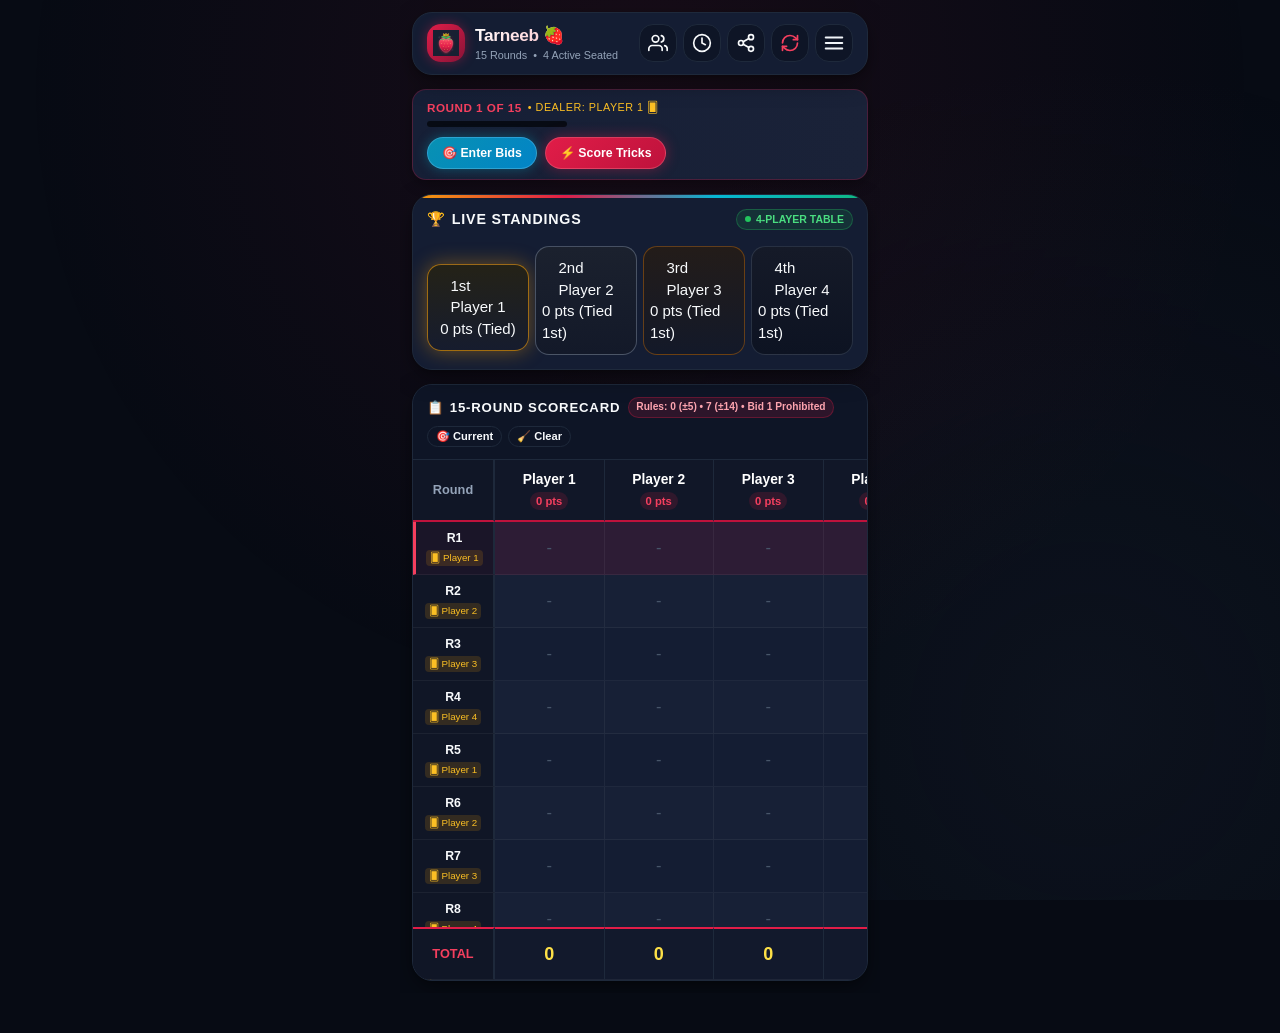
<file: index.html>
<!DOCTYPE html>
<html lang="en">
<head>
  <meta charset="UTF-8">
  <meta name="viewport" content="width=device-width, initial-scale=1.0, maximum-scale=1.0, user-scalable=no, viewport-fit=cover">
  <meta name="theme-color" content="#182032">
  <meta name="description" content="Strawberry Tarneeb Scoreboard with 4-player table selection, pre-round bidding, and custom Tarneeb scoring engine.">
  
  <!-- Apple Touch & PWA Meta -->
  <meta name="apple-mobile-web-app-capable" content="yes">
  <meta name="apple-mobile-web-app-status-bar-style" content="black-translucent">
  <meta name="apple-mobile-web-app-title" content="Tarneeb 🍓">
  <link rel="apple-touch-icon" href="icon-192.png">
  <link rel="icon" type="image/svg+xml" href="icon.svg">
  <link rel="icon" type="image/png" sizes="192x192" href="icon-192.png">
  <link rel="manifest" href="manifest.webmanifest">
  
  <title>Strawberry Tarneeb Scoreboard</title>
  <link rel="stylesheet" href="styles.css">
</head>
<body>

  <!-- Fullscreen Confetti Canvas -->
  <canvas id="confettiCanvas" class="winner-celebration-canvas"></canvas>

  <div class="app-container">

    <!-- ======================================================================
         MODE 1: IN-PERSON SCOREBOARD VIEW
         ====================================================================== -->
    <div id="viewScoreboard" class="mode-view">

    <!-- Top App Header -->
    <header class="app-header">
      <div class="brand-wrapper">
        <div class="brand-icon">
          <img src="icon.svg" alt="Strawberry Tarneeb Logo">
        </div>
        <div>
          <h1 class="brand-title">Tarneeb <span class="brand-strawberry">🍓</span></h1>
          <p class="brand-subtitle">
            <span>15 Rounds</span>
            <span>•</span>
            <span id="playerCountTag">4 Active Players</span>
          </p>
        </div>
      </div>

      <div class="header-actions">
        <button id="btnOpenPlayers" class="btn-icon" title="Roster & Table Selection" aria-label="Roster & Table Selection">
          <svg width="20" height="20" viewBox="0 0 24 24" fill="none" stroke="currentColor" stroke-width="2" stroke-linecap="round" stroke-linejoin="round">
            <path d="M17 21v-2a4 4 0 0 0-4-4H5a4 4 0 0 0-4 4v2"></path>
            <circle cx="9" cy="7" r="4"></circle>
            <path d="M23 21v-2a4 4 0 0 0-3-3.87"></path>
            <path d="M16 3.13a4 4 0 0 1 0 7.75"></path>
          </svg>
        </button>
        <button id="btnOpenHistory" class="btn-icon" title="Match History" aria-label="Match History">
          <svg width="20" height="20" viewBox="0 0 24 24" fill="none" stroke="currentColor" stroke-width="2" stroke-linecap="round" stroke-linejoin="round">
            <circle cx="12" cy="12" r="10"></circle>
            <polyline points="12 6 12 12 16 14"></polyline>
          </svg>
        </button>
        <button id="btnShareGame" class="btn-icon" title="Share Standings" aria-label="Share Standings">
          <svg width="20" height="20" viewBox="0 0 24 24" fill="none" stroke="currentColor" stroke-width="2" stroke-linecap="round" stroke-linejoin="round">
            <circle cx="18" cy="5" r="3"></circle>
            <circle cx="6" cy="12" r="3"></circle>
            <circle cx="18" cy="19" r="3"></circle>
            <line x1="8.59" y1="13.51" x2="15.42" y2="17.49"></line>
            <line x1="15.41" y1="6.51" x2="8.59" y2="10.49"></line>
          </svg>
        </button>
        <button id="btnNewGame" class="btn-icon" style="color: #f43f5e;" title="New Match" aria-label="New Match">
          <svg width="20" height="20" viewBox="0 0 24 24" fill="none" stroke="currentColor" stroke-width="2" stroke-linecap="round" stroke-linejoin="round">
            <path d="M3 12a9 9 0 0 1 9-9 9.75 9.75 0 0 1 6.74 2.74L21 8"></path>
            <path d="M21 3v5h-5"></path>
            <path d="M21 12a9 9 0 0 1-9 9 9.75 9.75 0 0 1-6.74-2.74L3 16"></path>
            <path d="M8 16H3v5"></path>
          </svg>
        </button>
        <button id="btnHamburgerScoreboard" class="btn-icon drawer-toggle-btn menu-toggle btn-menu" type="button" title="Menu & Navigation" aria-label="Open Menu" data-menu-trigger="true" style="pointer-events: auto !important; z-index: 9999 !important;">
          <svg width="22" height="22" viewBox="0 0 24 24" fill="none" stroke="currentColor" stroke-width="2.2" stroke-linecap="round" stroke-linejoin="round" style="pointer-events: none;">
            <line x1="3" y1="12" x2="21" y2="12"></line>
            <line x1="3" y1="6" x2="21" y2="6"></line>
            <line x1="3" y1="18" x2="21" y2="18"></line>
          </svg>
        </button>
      </div>
    </header>

    <!-- PWA Install Banner -->
    <div id="pwaBanner" class="pwa-banner" style="display: none;">
      <div class="pwa-banner-text">
        <strong>Install Strawberry Tarneeb</strong>
        <span>Add to Home Screen for instant offline play at the card table!</span>
      </div>
      <button id="btnInstallPwa" class="btn-install">Install App</button>
    </div>

    <!-- Status Strip: Progress, Dealer & Fast Round Trigger -->
    <section class="status-strip">
      <div class="progress-info">
        <div class="progress-label">
          <span id="activeRoundLabel">Round 1 of 15</span>
          <span id="dealerInfoTag" style="font-size: 0.72rem; color: #fbbf24; font-weight: normal;">• Dealer: Ahmed 🂠</span>
        </div>
        <div class="progress-bar-wrap">
          <div id="roundProgressBar" class="progress-bar-fill"></div>
        </div>
      </div>
      <div class="strip-actions">
        <button id="btnTriggerBidding" class="btn-bid-action">
          <span>🎯 Enter Bids</span>
        </button>
        <button id="btnTriggerScoring" class="btn-fast-entry">
          <span>⚡ Score Tricks</span>
        </button>
      </div>
    </section>

    <!-- Dynamic Live Leaderboard Card -->
    <section class="leaderboard-card">
      <div class="leaderboard-header">
        <h2 class="card-title">
          <span>🏆</span>
          <span>Live Standings</span>
        </h2>
        <span class="live-indicator">
          <span class="live-dot"></span>
          <span>4-PLAYER TABLE</span>
        </span>
      </div>

      <!-- Top 4 Podium Cards (1st Gold, 2nd Silver, 3rd Bronze, 4th Slate) -->
      <div id="podiumContainer" class="podium-grid four-players">
        <!-- Injected via JavaScript -->
      </div>

      <!-- Bench / Sitting Out Players Strip -->
      <div id="benchContainer" class="bench-strip">
        <!-- Injected via JavaScript -->
      </div>
    </section>

    <!-- Scoreboard Matrix Table Card -->
    <section class="table-card">
      <div class="table-card-header">
        <div style="display: flex; align-items: center; gap: 8px;">
          <h2 class="card-title" style="font-size: 0.88rem;">
            <span>📋</span>
            <span>15-Round Scorecard</span>
          </h2>
          <span class="rules-hint-tag" title="Exact scoring rules: Bid 0 (+5/-5), Bid 7 (+14/-14), Others (+Bid/-Bid)">Rules: 0 (±5) • 7 (±14) • Bid 1 Prohibited</span>
        </div>
        <div class="table-controls">
          <button id="btnScrollToActive" class="btn-subtle" title="Jump to current active round">
            🎯 Current
          </button>
          <button id="btnClearRound" class="btn-subtle" title="Clear scores in active round">
            🧹 Clear
          </button>
        </div>
      </div>

      <div class="table-scroll-wrap" id="tableScrollContainer">
        <table class="scoreboard-table" id="scoreboardTable">
          <thead>
            <tr id="tableHeaderRow">
              <th class="col-round">Round</th>
              <!-- 4 Active Player columns injected dynamically -->
            </tr>
          </thead>
          <tbody id="tableBody">
            <!-- 15 Rows injected dynamically -->
          </tbody>
          <tfoot>
            <tr id="tableFooterRow">
              <td class="col-round">TOTAL</td>
              <!-- 4 Player sums injected dynamically -->
            </tr>
          </tfoot>
        </table>
      </div>
    </section>

    </div> <!-- /viewScoreboard -->

    <!-- ======================================================================
         MODE 2: ONLINE MULTIPLAYER CARD GAME VIEW
         ====================================================================== -->
    <div id="viewOnlineGame" class="mode-view online-game-view" style="display: none;">
      
      <!-- Dedicated Top Header Bar Container (Unified Box Toolbar) -->
      <header id="onlineTopHeader" class="online-header-strip">
        <div class="unified-header-box">
          <span class="header-brand-tag">🍓</span>
          <span id="onlineRoundBadge" class="header-round-tag">R1/15</span>
          <span class="header-sep">•</span>
          <button id="onlineDealerBadge" class="header-dealer-btn" type="button" title="Click to Change Dealer">Dealer: -</button>
          <span class="header-sep">•</span>
          <button id="btnHoldResume" class="header-hold-btn" type="button" title="Hold / Step Away">⏸️ Hold</button>
        </div>
        <button type="button" id="btnMenu" class="drawer-trigger-btn menu-toggle btn-menu header-menu-btn" title="Menu & Navigation" aria-label="Open Menu" data-menu-trigger="true" style="pointer-events: auto !important; z-index: 9999 !important;">
          <span style="font-size: 1.05rem; line-height: 1; pointer-events: none; margin-right: 3px;">☰</span>
          <span style="pointer-events: none;">Menu</span>
        </button>
      </header>

      <!-- Main Felt Card Table Arena (Padded 65px from top header) -->
      <div id="onlineGameTable" class="online-table-arena">
        
        <!-- Opponent: Top (Bot Furjani - North) -->
        <div id="opponent-top" class="opponent-seat seat-top" style="display: none;">
          <div class="opponent-meta-group">
            <div class="opponent-name">Player</div>
            <div class="opponent-bid-badge">Bid -</div>
          </div>
          <div class="opponent-cards-row"></div>
        </div>

        <!-- Opponent: Left (Bot Hosam - West) -->
        <div id="opponent-left" class="opponent-seat seat-left" style="display: none;">
          <div class="opponent-meta-group">
            <div class="opponent-name">Player</div>
            <div class="opponent-bid-badge">Bid -</div>
          </div>
          <div class="opponent-cards-row"></div>
        </div>

        <!-- Center Trick Felt Area (Constrained 220px x 220px Box) -->
        <div class="table-felt-center">
          <div class="felt-trump-watermark">♥</div>
          <div id="trickCardsArea" class="trick-cards-container"></div>
        </div>

        <!-- Opponent: Right (Bot Shiba - East) -->
        <div id="opponent-right" class="opponent-seat seat-right" style="display: none;">
          <div class="opponent-meta-group">
            <div class="opponent-name">Player</div>
            <div class="opponent-bid-badge">Bid -</div>
          </div>
          <div class="opponent-cards-row"></div>
        </div>

      </div> <!-- /onlineGameTable -->

      <!-- Centered Pop-up Bidding Modal -->
      <div id="biddingPanel" class="bidding-modal-card" style="display: none;" role="dialog" aria-modal="true" aria-labelledby="onlineBiddingTitle">
        <div class="bidding-modal-header">
          <div class="bidding-modal-title-wrap">
            <span class="bidding-modal-icon">🎯</span>
            <h3 id="onlineBiddingTitle" class="bidding-modal-title">Select your Bid</h3>
          </div>
          <div class="bidding-modal-badge">
            <span class="bidding-prohibit-pill">⚠️ Bid 1 Prohibited</span>
          </div>
        </div>
        <div class="bidding-modal-body">
          <div class="bidding-instruction-text">Choose your contract bid (0 or 2–13):</div>
          <div id="biddingGridContainer" class="bidding-grid-container">
            <!-- Clean touch button grid dynamically rendered via game_client.js -->
          </div>
        </div>
        <div class="bidding-modal-footer">
          <button id="btnConfirmOnlineBid" class="btn-confirm-online-bid" type="button" disabled>
            <span id="btnConfirmOnlineBidText">Place Bid</span>
          </button>
        </div>
      </div>

      <!-- Claim Remaining Tricks Bar (Visible when holding unbeatable remaining trumps) -->
      <div id="claimTricksBar" class="claim-tricks-bar" style="display: none;">
        <button id="btnClaimTricks" class="btn-claim-tricks claim-tricks-btn" type="button">
          <span class="claim-trophy">🏆</span>
          <span>Claim Remaining Tricks</span>
          <span class="claim-count-badge" id="claimCountBadge">3 Tricks</span>
        </button>
      </div>

      <!-- My Hand Dock (Bottom) -->
      <div class="my-hand-dock">
        <!-- Integrated Permanent Turn Status Indicator Bar -->
        <div id="turnStatusBar" class="hand-turn-status-bar not-my-turn">
          <div class="turn-status-dot"></div>
          <span id="turnStatusText" class="turn-status-text">Waiting for table…</span>
        </div>
        <div class="hand-dock-header">
          <span class="hand-title">🂠 Your Hand (13 Cards)</span>
          <span class="hand-hint">Tap card once to select, tap again to play</span>
        </div>
        <div id="myHandContainer" class="my-hand-scroll-wrap">
          <!-- Cards injected dynamically -->
        </div>
      </div>

      <div id="onlineStatus" class="online-connection-status">Connecting to server…</div>
    </div> <!-- /viewOnlineGame -->

  </div> <!-- /app-container -->

  <!-- ==========================================================================
       MODAL: Pre-Round Bidding Phase
       ========================================================================== -->
  <div id="modalBidding" class="modal-overlay" role="dialog" aria-modal="true">
    <div class="modal-content modal-bidding-content">
      <div class="modal-header">
        <h3 class="modal-title">
          <span>🎯</span>
          <span id="biddingModalRoundTitle">Round 1 Bidding</span>
        </h3>
        <button class="modal-close" id="btnCloseBiddingModal">&times;</button>
      </div>
      <div class="modal-body">
        <div class="phase-info-banner">
          <div class="phase-dealer-wrap">
            <span class="dealer-crown">🂠</span>
            <span id="biddingModalDealer">Dealer: Ahmed</span>
          </div>
          <div class="phase-note">
            <span class="prohibit-badge">⚠️ Bid 1 is PROHIBITED</span>
            <span>Allowed: 0, or 2 to 13</span>
          </div>
        </div>

        <!-- 4 Active Players Bidding List -->
        <div id="biddingPlayerList" class="bidding-player-list">
          <!-- Injected via JS -->
        </div>
      </div>
      <div class="modal-footer">
        <button id="btnSaveBidsAndPlay" class="btn-primary">Confirm Bids & Play &rarr;</button>
        <button id="btnBiddingDone" class="btn-secondary">Save</button>
      </div>
    </div>
  </div>

  <!-- ==========================================================================
       MODAL: Tricks Entry & Scoring Phase
       ========================================================================== -->
  <div id="modalScoring" class="modal-overlay" role="dialog" aria-modal="true">
    <div class="modal-content">
      <div class="modal-header">
        <h3 class="modal-title">
          <span>⚡</span>
          <span id="scoringModalRoundTitle">Round 1 Tricks & Scoring</span>
        </h3>
        <button class="modal-close" id="btnCloseScoringModal">&times;</button>
      </div>
      <div class="modal-body">
        <!-- Round Switcher Bar -->
        <div class="round-selector-bar">
          <button id="btnPrevRound" class="round-nav-btn" aria-label="Previous Round">&larr;</button>
          <div class="round-selector-title">
            <h3 id="scoringModalRoundNum">Round 1</h3>
            <span id="scoringModalDealer">Dealer: Ahmed 🂠</span>
          </div>
          <button id="btnNextRound" class="round-nav-btn" aria-label="Next Round">&rarr;</button>
        </div>

        <!-- Tricks Counter Strip -->
        <div class="tricks-total-strip">
          <span>Total Tricks Played:</span>
          <span id="tricksTotalBadge" class="tricks-badge num">0 / 13</span>
          <span id="tricksStatusIcon">⏳</span>
        </div>

        <!-- Player Scoring Rows -->
        <div id="scoringPlayerList" class="scoring-player-list">
          <!-- Injected via JS -->
        </div>

        <!-- Quick Numerical Numpad Pills for active focused player -->
        <div class="scoring-help-note">
          <span>Exact Rules: Bid 0 = <strong>±5</strong> • Bid 7 = <strong>±14</strong> • General = <strong>±Bid</strong></span>
        </div>
      </div>
      <div class="modal-footer">
        <button id="btnBackToBidding" class="btn-secondary" style="font-size: 0.82rem;">Edit Bids</button>
        <button id="btnSaveScoring" class="btn-primary">Save & Next Round &rarr;</button>
      </div>
    </div>
  </div>

  <!-- ==========================================================================
       MODAL: Table Roster & 4-Player Selection
       ========================================================================== -->
  <div id="modalPlayers" class="modal-overlay" role="dialog" aria-modal="true">
    <div class="modal-content">
      <div class="modal-header">
        <h3 class="modal-title">
          <span>👥</span>
          <span>Table & Roster (4 Players)</span>
        </h3>
        <button class="modal-close" id="btnClosePlayersModal">&times;</button>
      </div>
      <div class="modal-body">
        <div class="roster-instruction-box">
          <p>
            Choose <strong>exactly 4 active players</strong> seated at the table for this match.
            The remaining players stay on the <strong>Bench / Sitting Out</strong> with their stats preserved.
          </p>
          <div id="activeCounterPill" class="active-counter-pill">
            Active: <span id="activeCountNum">4</span> / 4 Players
          </div>
        </div>

        <!-- Section: Active Table Players -->
        <div class="roster-section-title">
          <span>🂠 Active Table Players (Seated 1 to 4)</span>
        </div>
        <div id="activePlayersList" class="player-list-manage">
          <!-- Injected via JS -->
        </div>

        <!-- Section: Bench Players -->
        <div class="roster-section-title" style="margin-top: 14px;">
          <span>🪑 Sitting Out / Bench (Preserved)</span>
        </div>
        <div id="benchPlayersList" class="player-list-manage">
          <!-- Injected via JS -->
        </div>

        <!-- Add new player to roster -->
        <div class="add-player-box" style="margin-top: 14px;">
          <input type="text" id="newPlayerNameInput" class="player-name-input" placeholder="Add new person to roster..." maxlength="16">
          <button id="btnAddPlayer" class="btn-secondary" style="padding: 8px 14px;">+ Add</button>
        </div>
      </div>
      <div class="modal-footer">
        <button id="btnResetDefaultPlayers" class="btn-secondary" style="font-size: 0.8rem;">Reset Default Group</button>
        <button id="btnSaveRoster" class="btn-primary">Confirm Table (4)</button>
      </div>
    </div>
  </div>

  <!-- ==========================================================================
       MODAL: New Game Confirmation
       ========================================================================== -->
  <div id="modalNewGame" class="modal-overlay" role="dialog" aria-modal="true">
    <div class="modal-content">
      <div class="modal-header">
        <h3 class="modal-title" style="color: #f43f5e;">
          <span>🔄</span>
          <span>Start New Match?</span>
        </h3>
        <button class="modal-close" id="btnCloseNewGameModal">&times;</button>
      </div>
      <div class="modal-body">
        <p style="font-size: 0.9rem; color: #fff; line-height: 1.5;">
          Are you sure you want to start a new 15-round match? You can save the current game to <strong>Match History</strong> before resetting scores.
        </p>
        <label style="display: flex; align-items: center; gap: 8px; font-size: 0.85rem; color: #cbd5e1; cursor: pointer; margin-top: 8px;">
          <input type="checkbox" id="chkArchiveBeforeReset" checked style="width: 18px; height: 18px; accent-color: var(--crimson-600);">
          <span>Archive current match to Match History</span>
        </label>
        <label style="display: flex; align-items: center; gap: 8px; font-size: 0.85rem; color: #cbd5e1; cursor: pointer;">
          <input type="checkbox" id="chkKeepActivePlayers" checked style="width: 18px; height: 18px; accent-color: var(--crimson-600);">
          <span>Keep same 4 active players seated</span>
        </label>
      </div>
      <div class="modal-footer">
        <button id="btnConfirmNewGame" class="btn-primary" style="background: linear-gradient(135deg, #e11d48, #9f1239);">Start New Match</button>
        <button id="btnCancelNewGame" class="btn-secondary">Cancel</button>
      </div>
    </div>
  </div>

  <!-- ==========================================================================
       MODAL: Match History
       ========================================================================== -->
  <div id="modalHistory" class="modal-overlay" role="dialog" aria-modal="true">
    <div class="modal-content">
      <div class="modal-header">
        <h3 class="modal-title">
          <span>📜</span>
          <span>Match History</span>
        </h3>
        <button class="modal-close" id="btnCloseHistoryModal">&times;</button>
      </div>
      <div class="modal-body">
        <div id="historyListContainer">
          <!-- Injected via JS -->
        </div>
      </div>
      <div class="modal-footer">
        <button id="btnClearAllHistory" class="btn-secondary" style="color: #f87171; border-color: #ef444444; font-size: 0.8rem;">Clear All History</button>
        <button id="btnCloseHistoryFooter" class="btn-secondary">Close</button>
      </div>
    </div>
  </div>

  <!-- ==========================================================================
       MODAL: Match Completed Celebration
       ========================================================================== -->
  <div id="modalVictory" class="modal-overlay" role="dialog" aria-modal="true">
    <div class="modal-content" style="text-align: center;">
      <div class="modal-header" style="justify-content: center; position: relative;">
        <h3 class="modal-title" style="color: #fde047;">
          <span>🎉 MATCH COMPLETED! 🎉</span>
        </h3>
        <button class="modal-close" id="btnCloseVictoryModal" style="position: absolute; right: 12px;">&times;</button>
      </div>
      <div class="modal-body" style="align-items: center; gap: 14px; padding: 24px 16px;">
        <div style="font-size: 3.5rem; line-height: 1;">👑</div>
        <div>
          <span style="font-size: 0.8rem; text-transform: uppercase; letter-spacing: 1.5px; color: #f59e0b; font-weight: 800;">Strawberry Tarneeb Champion</span>
          <h2 id="victoryWinnerName" style="font-size: 1.8rem; font-weight: 900; color: #fff; margin-top: 4px;">Player Name</h2>
          <p id="victoryScore" style="font-size: 1.2rem; font-weight: 800; color: #fde047; margin-top: 2px;">Total Score: 0</p>
        </div>
        <div id="victoryPodiumList" style="width: 100%; display: flex; flex-direction: column; gap: 6px; margin-top: 8px;">
          <!-- Podiums -->
        </div>
      </div>
      <div class="modal-footer">
        <button id="btnVictoryShare" class="btn-primary">📤 Share Result</button>
        <button id="btnVictoryNewGame" class="btn-secondary">Start Next Game</button>
      </div>
    </div>
  </div>

  <!-- Toast Notice -->
  <div id="toastNotice" class="toast-notice">
    <span id="toastIcon">✓</span>
    <span id="toastMessage">Scores saved!</span>
  </div>

  <!-- ==========================================================================
       MODAL: Online Dealer Selection ("Who is dealing Round 1?")
       ========================================================================== -->
  <div id="modalDealerSelect" class="modal-overlay" role="dialog" aria-modal="true" style="display: none;">
    <div class="modal-content" style="max-width: 380px; text-align: center;">
      <div class="modal-header">
        <h3 class="modal-title" style="color: #fde047;">
          <span>🂠</span>
          <span id="dealerModalTitle">Select Dealer</span>
        </h3>
        <button class="modal-close" id="btnCloseDealerModal" type="button" aria-label="Close dealer modal">&times;</button>
      </div>
      <div class="modal-body" style="padding: 16px; display: flex; flex-direction: column; gap: 12px;">
        <p id="dealerModalPromptText" style="font-size: 0.9rem; color: #cbd5e1; margin: 0; line-height: 1.4;">
          Who is dealing Round 1? (Play will rotate to their right)
        </p>
        <div id="dealerSelectButtonsGrid" style="display: flex; flex-direction: column; gap: 8px;">
          <!-- Dynamically populated buttons for seated players -->
        </div>
      </div>
    </div>
  </div>

  <!-- ==========================================================================
       MODAL: Online Identity & Seating ("Who are you?")
       ========================================================================== -->
  <div id="identityModal" class="modal-overlay" role="dialog" aria-modal="true">
    <div class="modal-content modal-identity-content">
      <div class="modal-header">
        <h3 class="modal-title">
          <span>🃏</span>
          <span>Who are you?</span>
        </h3>
        <button class="modal-close" id="btnCloseIdentityModal" type="button" aria-label="Close modal">&times;</button>
      </div>
      <div class="modal-body">
        <p style="font-size: 0.85rem; color: #cbd5e1; margin-bottom: 12px; line-height: 1.4;">
          Pick your name from the group roster or enter a custom nickname:
        </p>

        <!-- Roster Quick Select Grid -->
        <div id="identityRosterGrid" class="identity-roster-grid">
          <!-- Injected via game_client.js -->
        </div>

        <div class="custom-identity-divider">
          <span>or enter custom name</span>
        </div>

        <div class="custom-identity-row">
          <input type="text" id="customNameInput" class="player-name-input" placeholder="Your name / nickname..." maxlength="16">
        </div>

        <!-- Selected Identity Preview Banner -->
        <div id="selectedIdentityBanner" class="selected-identity-banner" style="display: none;">
          <span>Selected: <strong id="selectedIdentityNameDisplay"></strong></span>
        </div>

        <!-- Distinct Action Buttons for Role Selection -->
        <div class="identity-action-buttons">
          <button id="btnJoinAsPlayer" class="btn-primary btn-join-choice" type="button">
            <span>🎮 Join as Active Player</span>
            <small class="btn-hint-text">Takes seats 1–4 to play cards</small>
          </button>
          <button id="btnFillBotsModal" class="btn-subtle btn-join-choice fill-bots-choice" type="button">
            <span>🤖 Play Solo (Fill with Bots)</span>
            <small class="btn-hint-text">Seats you & fills remaining seats with AI bots</small>
          </button>
          <button id="btnJoinAsSpectator" class="btn-secondary btn-join-choice" type="button">
            <span>👀 Join as Bench / Spectator</span>
            <small class="btn-hint-text">Watches match, tricks & live scores</small>
          </button>
        </div>

        <!-- Cancel / Return to Scoreboard -->
        <button id="btnCancelIdentity" class="btn-subtle cancel-identity-btn" type="button">
          ← Cancel / Back to Scoreboard
        </button>
      </div>
    </div>
  </div>

  <!-- ==========================================================================
       MODAL: Online Round Summary
       ========================================================================== -->
  <div id="modalRoundSummary" class="modal-overlay" role="dialog" aria-modal="true">
    <div class="modal-content">
      <div class="modal-header">
        <h3 class="modal-title" style="color: #fde047;">Round Complete!</h3>
        <button class="modal-close" id="closeRoundSummaryBtn">&times;</button>
      </div>
      <div class="modal-body" id="roundSummaryContent"></div>
    </div>
  </div>

  <!-- ==========================================================================
       MODAL: Online Game Victory
       ========================================================================== -->
  <div id="modalVictoryOnline" class="modal-overlay" role="dialog" aria-modal="true">
    <div class="modal-content" style="text-align: center;">
      <div class="modal-header" style="justify-content: center; position: relative;">
        <h3 class="modal-title" style="color: #fde047;">🎉 GAME OVER! 🎉</h3>
        <button class="modal-close" id="closeVictoryOnlineBtn" style="position: absolute; right: 12px;">&times;</button>
      </div>
      <div class="modal-body" style="align-items: center; gap: 14px; padding: 24px 16px;">
        <div style="font-size: 3.5rem;">👑</div>
        <h2 id="victoryWinnerOnline" style="font-size: 1.8rem; font-weight: 900; color: #fff;">Winner</h2>
        <p id="victoryScoreOnline" style="font-size: 1.2rem; font-weight: 800; color: #fde047;">0 pts</p>
        <div id="victoryStandingsOnline" style="width: 100%; display: flex; flex-direction: column; gap: 6px; margin-top: 8px;"></div>
      </div>
    </div>
  </div>

  <!-- ==========================================================================
       MODAL: Auto-Sort Prompt (Cards Dealt)
       ========================================================================== -->
  <div id="modalAutoSortPrompt" class="modal-overlay" role="dialog" aria-modal="true" style="display: none;">
    <div class="modal-content modal-sort-prompt-content" style="max-width: 360px;">
      <div class="modal-header">
        <h3 class="modal-title" style="color: #60a5fa;">
          <span>🂠</span>
          <span id="autoSortRoundTitle">Cards Dealt!</span>
        </h3>
        <button class="modal-close" id="btnCloseAutoSortModal" type="button" aria-label="Close modal">&times;</button>
      </div>
      <div class="modal-body" style="gap: 12px; padding: 16px;">
        <p style="font-size: 0.88rem; color: #cbd5e1; line-height: 1.4; margin-bottom: 4px;">
          13 cards have been dealt to your hand. How would you like to arrange them?
        </p>
        <div style="display: flex; flex-direction: column; gap: 10px; width: 100%;">
          <button id="btnAutoSortYes" class="btn-primary btn-join-choice" type="button" style="background: linear-gradient(135deg, #2563eb, #1d4ed8);">
            <span>✨ Sort Automatically</span>
            <small class="btn-hint-text">Group by suit & order ranks low to high</small>
          </button>
          <button id="btnAutoSortNo" class="btn-secondary btn-join-choice" type="button">
            <span>✋ Keep Manual Order</span>
            <small class="btn-hint-text">Leave in dealt order (drag and drop to organize)</small>
          </button>
        </div>
      </div>
    </div>
  </div>

  <!-- ==========================================================================
       MODAL: Match History
       ========================================================================== -->
  <div id="modalMatchHistory" class="modal-overlay" role="dialog" aria-modal="true" style="display: none;">
    <div class="modal-content modal-history-content" style="max-width: 500px; width: 95%;">
      <div class="modal-header">
        <h3 class="modal-title" style="color: #60a5fa;">
          <span>📜</span>
          <span>Match History</span>
        </h3>
        <button class="modal-close" id="btnCloseMatchHistory" type="button" aria-label="Close modal">&times;</button>
      </div>
      <div class="modal-body" id="matchHistoryContent" style="max-height: 70vh; overflow-y: auto; padding: 12px; gap: 10px;">
        <!-- Injected dynamically via game_client.js -->
      </div>
    </div>
  </div>

  <!-- ==========================================================================
       MODAL: Tricks Claimed Announcement & Revealed Cards
       ========================================================================== -->
  <div id="modalTricksClaimed" class="modal-overlay" role="dialog" aria-modal="true" style="display: none;">
    <div class="modal-content modal-claim-content" style="max-width: 440px; text-align: center;">
      <div class="modal-header" style="justify-content: center; position: relative;">
        <h3 id="claimModalHeader" class="modal-title" style="color: #fde047; font-size: 1.15rem; font-weight: 800; display: flex; align-items: center; justify-content: center; gap: 8px; text-align: center; line-height: 1.3;">
          <span>🏆</span>
          <span id="claimModalHeaderText">Claimed the Rest!</span>
        </h3>
      </div>
      <div class="modal-body" style="padding: 18px 16px; gap: 12px;">
        <p id="claimModalText" style="font-size: 0.95rem; font-weight: 600; color: #cbd5e1; margin: 0; line-height: 1.4;">
          Player holds winning cards!
        </p>

        <!-- Revealed Claiming Cards Display -->
        <div class="claim-cards-section">
          <div class="claim-cards-label">Winning Cards:</div>
          <div id="claimCardsDisplay" class="claim-cards-display"></div>
        </div>

        <!-- Short Countdown / Continue Button -->
        <div class="claim-actions-wrap" style="margin-top: 6px; width: 100%;">
          <button id="btnClaimContinue" class="btn-claim-continue" type="button">
            <span>Continue to Scores</span>
            <span id="claimCountdownBadge" class="claim-countdown-badge">(4s)</span>
          </button>
        </div>
      </div>
    </div>
  </div>

  <!-- ==========================================================================
       MODAL: Match Ended (Active Player Left or Disconnected)
       ========================================================================== -->
  <div id="modalMatchEnded" class="modal-overlay" role="dialog" aria-modal="true" style="display: none;">
    <div class="modal-content modal-match-ended-content" style="max-width: 420px; text-align: center;">
      <div class="modal-header" style="justify-content: center; position: relative;">
        <h3 class="modal-title" style="color: #f43f5e; display: flex; align-items: center; gap: 8px;">
          <span>🛑</span>
          <span>Match Ended</span>
        </h3>
      </div>
      <div class="modal-body" style="padding: 18px 16px; gap: 16px;">
        <p id="matchEndedMessageText" style="font-size: 0.95rem; color: #cbd5e1; margin: 0; line-height: 1.5;">
          A player has left the table. The active match has ended.
        </p>
        <div style="display: flex; flex-direction: column; gap: 10px; width: 100%;">
          <button id="btnEndedViewHistory" class="btn-primary" type="button" style="background: linear-gradient(135deg, #3b82f6, #2563eb); font-weight: 600; padding: 12px;">
            <span>📜 View Match History</span>
          </button>
          <button id="btnEndedClose" class="btn-secondary" type="button" style="border-color: #475569; color: #94a3b8; padding: 10px;">
            <span>✖ Close</span>
          </button>
        </div>
      </div>
    </div>
  </div>

  <!-- Redeal Prompt Modal (Feature 1: 7-Card Non-Trump Redeal Rule) -->
  <div id="modalRedealPrompt" class="modal-overlay" role="dialog" aria-modal="true" style="display: none;">
    <div class="modal-content modal-redeal-content" style="max-width: 420px; text-align: center;">
      <div class="modal-header" style="justify-content: center; position: relative;">
        <h3 class="modal-title" style="color: #fde047; font-size: 1.15rem; font-weight: 800; display: flex; align-items: center; justify-content: center; gap: 8px;">
          <span>🔄 7-Card Redeal Right</span>
        </h3>
        <button class="modal-close" id="btnCloseRedealPrompt" type="button" aria-label="Close modal" style="position: absolute; right: 12px;">&times;</button>
      </div>
      <div class="modal-body" style="padding: 18px 16px; gap: 14px;">
        <p id="redealPromptMessage" style="font-size: 1rem; color: #f1f5f9; margin: 0; line-height: 1.5; font-weight: 600;">
          You hold 7+ cards of <span id="redealSuitName" style="color: #60a5fa;">Spades ♠</span>. You have the right to request a redeal.
        </p>
        <p style="font-size: 0.85rem; color: #94a3b8; margin: 0;">
          Declaring a redeal will re-shuffle the deck for this round without advancing the round or changing the dealer.
        </p>
        <div style="display: flex; gap: 10px; width: 100%; margin-top: 6px;">
          <button id="btnRequestRedeal" class="btn-primary" type="button" style="flex: 1; background: linear-gradient(135deg, #f59e0b, #d97706); color: #1e1b4b; font-weight: 700; padding: 12px; border: none; border-radius: 8px; cursor: pointer;">
            <span>Request Redeal 🔄</span>
          </button>
          <button id="btnKeepHand" class="btn-secondary" type="button" style="flex: 1; border: 1px solid #475569; background: rgba(30, 41, 59, 0.7); color: #e2e8f0; font-weight: 600; padding: 12px; border-radius: 8px; cursor: pointer;">
            <span>Keep Hand</span>
          </button>
        </div>
      </div>
    </div>
  </div>

  <!-- Match Hold / Pause Overlay (Feature 2: Temporary Hold) -->
  <div id="overlayMatchHold" class="match-hold-overlay" style="display: none;">
    <div class="match-hold-content">
      <div class="hold-icon">⏸️</div>
      <h2 class="hold-title">Match On Hold</h2>
      <p id="holdOverlayMessage" class="hold-message">
        Match Paused by Player — Waiting to resume...
      </p>
      <button id="btnResumeMatch" class="btn-resume-match" type="button">
        ▶️ Resume Match
      </button>
    </div>
  </div>

  <!-- ==========================================================================
       SIDE NAVIGATION DRAWER (Slide-out Hamburger Menu)
       ========================================================================== -->
  <!-- Dark Backdrop Overlay (strictly behind the menu: z-index 9998, blur 8px) -->
  <div id="sideNavOverlay" class="side-drawer-overlay menu-overlay" style="display: none;"></div>

  <!-- Menu Drawer Container (strictly in front: z-index 9999, sharp - no blur) -->
  <div id="sideNavDrawer" class="side-drawer-panel menu-drawer" role="dialog" aria-modal="true" aria-label="Main Menu">
      <div class="side-drawer-header">
        <div class="side-drawer-brand">
          <span class="brand-strawberry">🍓</span>
          <span class="side-drawer-title">Tarneeb Menu</span>
        </div>
        <button id="btnCloseDrawer" class="btn-drawer-close drawer-close" type="button" aria-label="Close menu" data-drawer-close="true">&times;</button>
      </div>

      <div class="side-drawer-body">
        <!-- Live Match Scoreboard (Round scores, Bids, Trick tallies) -->
        <div class="drawer-section drawer-score-section">
          <div class="drawer-section-title">📊 Live Scoreboard</div>
          <div id="onlineScoreboard" class="online-scores-panel drawer-scores-panel">
            <!-- Injected via game_client.js -->
          </div>
        </div>

        <!-- Navigation Modes Section -->
        <div class="drawer-section">
          <div class="drawer-section-title">🧭 Navigation</div>
          <div class="drawer-nav-list">
            <button id="navModeOnline" class="drawer-nav-item active" type="button">
              <span class="drawer-nav-icon">🂠</span>
              <div class="drawer-nav-meta">
                <span class="drawer-nav-name">Online Table</span>
                <span class="drawer-nav-sub">Live Multiplayer & Bots</span>
              </div>
            </button>
          </div>
        </div>

        <!-- Game Controls Section -->
        <div class="drawer-section">
          <div class="drawer-section-title">🎮 Game Controls</div>
          <div class="drawer-controls-list">
            <button id="btnFillBots" class="drawer-control-btn fill-bots-btn" type="button" title="Fill remaining seats with AI bots">
              <span class="drawer-ctrl-icon">🤖</span>
              <span>Fill Table with Bots</span>
            </button>
            <button id="btnChangeDealer" class="drawer-control-btn dealer-select-btn" type="button" title="Select or change dealer">
              <span class="drawer-ctrl-icon">🂠</span>
              <span>Change Dealer</span>
            </button>
            <button id="btnSwitchIdentity" class="drawer-control-btn switch-id-btn" type="button" title="Change Player / Role">
              <span class="drawer-ctrl-icon">👥</span>
              <span>Move to Bench</span>
            </button>
            <button id="btnMatchHistory" class="drawer-control-btn history-btn" type="button" title="View Match History">
              <span class="drawer-ctrl-icon">📜</span>
              <span>Match History</span>
            </button>
            <button id="btnSwitchName" class="drawer-control-btn switch-name-btn" type="button" title="Switch Name / Logout">
              <span class="drawer-ctrl-icon">👤</span>
              <span>Switch Name</span>
            </button>
            <button id="btnRestartGame" class="drawer-control-btn restart-game-btn" type="button" title="Restart Game Match">
              <span class="drawer-ctrl-icon">🔄</span>
              <span>Restart Game</span>
            </button>
            <button id="btnLeaveActiveGame" class="drawer-control-btn leave-table-btn" type="button" title="Leave active table seat" style="display: none;">
              <span class="drawer-ctrl-icon">🚪</span>
              <span>Leave Game</span>
            </button>
          </div>
        </div>
      </div>
    </div>

  <!-- Online Floating Toast -->
  <div id="onlineToast" class="online-toast"></div>

  <!-- Game Client Scripts -->
  <script src="game_client.js"></script>
  <script src="app.js"></script>
</body>
</html>
</file>
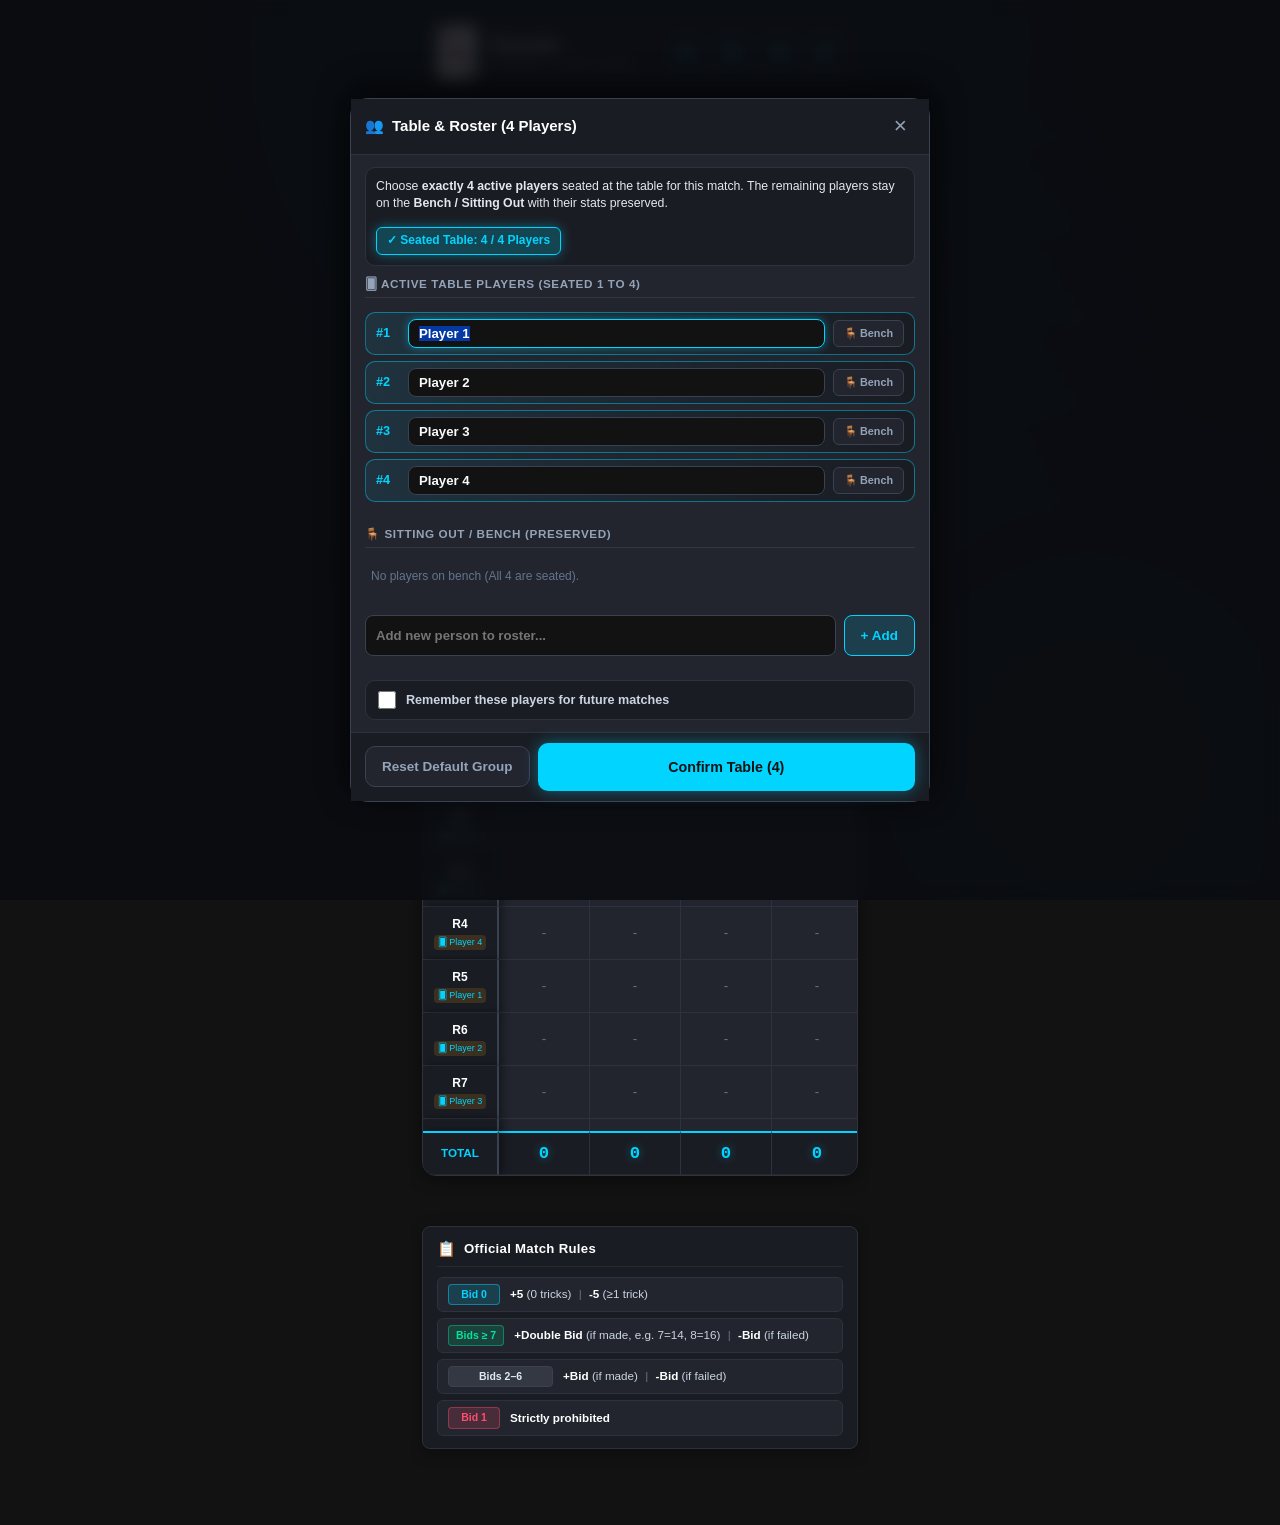
<file: public-scoreboard.html>
<!DOCTYPE html>
<html lang="en">
<head>
  <meta charset="UTF-8">
  <meta name="viewport" content="width=device-width, initial-scale=1.0, maximum-scale=1.0, user-scalable=no, viewport-fit=cover">
  <meta name="theme-color" content="#121212">
  <meta name="description" content="Standalone 24/7 client-side digital scorecard for Tarneeb with 4-player active seating, pre-round bidding, and custom Tarneeb scoring rules.">
  
  <!-- Apple Touch & PWA Meta -->
  <meta name="apple-mobile-web-app-capable" content="yes">
  <meta name="apple-mobile-web-app-status-bar-style" content="black-translucent">
  <meta name="apple-mobile-web-app-title" content="Tarneeb A♥️">
  <link rel="apple-touch-icon" href="icon-192.png">
  <link rel="icon" type="image/svg+xml" href="icon.svg">
  <link rel="icon" type="image/png" sizes="192x192" href="icon-192.png">
  <link rel="manifest" href="manifest.webmanifest">
  
  <!-- Public Standalone Tarneeb Scoreboard with Ace of Hearts Branding & Graphite Theme -->
  <title>Tarneeb Scoreboard A♥️ — Standalone Digital Scorecard</title>
  <link rel="stylesheet" href="styles.css">
  <link rel="stylesheet" href="public-scoreboard.css">
</head>
<body>

  <!-- Fullscreen Confetti Canvas -->
  <canvas id="confettiCanvas" class="winner-celebration-canvas"></canvas>

  <div class="app-container">

    <!-- ======================================================================
         STANDALONE IN-PERSON SCOREBOARD VIEW
         ====================================================================== -->
    <div id="viewScoreboard" class="mode-view">

      <!-- Top App Header -->
      <header class="app-header">
        <div class="brand-wrapper">
          <div class="brand-card-icon playing-card-ace" title="Ace of Hearts" aria-label="Ace of Hearts">
            <div class="card-corner card-top-left">
              <span class="card-corner-rank">A</span>
              <span class="card-corner-suit">♥</span>
            </div>
            <div class="card-center-suit">♥</div>
            <div class="card-corner card-bottom-right">
              <span class="card-corner-rank">A</span>
              <span class="card-corner-suit">♥</span>
            </div>
          </div>
          <div>
            <h1 class="brand-title">Tarneeb</h1>
            <p class="brand-subtitle">
              <span>15 Rounds</span>
              <span>•</span>
              <span id="playerCountTag">4 Active Players</span>
            </p>
          </div>
        </div>

        <div class="header-actions">
          <button id="btnOpenPlayers" class="btn-icon" title="Roster & Table Selection" aria-label="Roster & Table Selection">
            <svg width="20" height="20" viewBox="0 0 24 24" fill="none" stroke="currentColor" stroke-width="2" stroke-linecap="round" stroke-linejoin="round">
              <path d="M17 21v-2a4 4 0 0 0-4-4H5a4 4 0 0 0-4 4v2"></path>
              <circle cx="9" cy="7" r="4"></circle>
              <path d="M23 21v-2a4 4 0 0 0-3-3.87"></path>
              <path d="M16 3.13a4 4 0 0 1 0 7.75"></path>
            </svg>
          </button>
          <button id="btnOpenHistory" class="btn-icon" title="Match History" aria-label="Match History">
            <svg width="20" height="20" viewBox="0 0 24 24" fill="none" stroke="currentColor" stroke-width="2" stroke-linecap="round" stroke-linejoin="round">
              <circle cx="12" cy="12" r="10"></circle>
              <polyline points="12 6 12 12 16 14"></polyline>
            </svg>
          </button>
          <button id="btnShareGame" class="btn-icon" title="Share Standings" aria-label="Share Standings">
            <svg width="20" height="20" viewBox="0 0 24 24" fill="none" stroke="currentColor" stroke-width="2" stroke-linecap="round" stroke-linejoin="round">
              <circle cx="18" cy="5" r="3"></circle>
              <circle cx="6" cy="12" r="3"></circle>
              <circle cx="18" cy="19" r="3"></circle>
              <line x1="8.59" y1="13.51" x2="15.42" y2="17.49"></line>
              <line x1="15.41" y1="6.51" x2="8.59" y2="10.49"></line>
            </svg>
          </button>
          <button id="btnNewGame" class="btn-icon" style="color: #00D4FF;" title="New Match" aria-label="New Match">
            <svg width="20" height="20" viewBox="0 0 24 24" fill="none" stroke="currentColor" stroke-width="2" stroke-linecap="round" stroke-linejoin="round">
              <path d="M3 12a9 9 0 0 1 9-9 9.75 9.75 0 0 1 6.74 2.74L21 8"></path>
              <path d="M21 3v5h-5"></path>
              <path d="M21 12a9 9 0 0 1-9 9 9.75 9.75 0 0 1-6.74-2.74L3 16"></path>
              <path d="M8 16H3v5"></path>
            </svg>
          </button>
        </div>
      </header>

      <!-- PWA Install Banner -->
      <div id="pwaBanner" class="pwa-banner" style="display: none;">
        <div class="pwa-banner-text">
          <strong>Install Tarneeb Scoreboard</strong>
          <span>Add to Home Screen for instant offline play at the card table!</span>
        </div>
        <button id="btnInstallPwa" class="btn-install">Install App</button>
      </div>

      <!-- Status Strip: Progress, Dealer & Fast Round Trigger -->
      <section class="status-strip">
        <div class="progress-info">
          <div class="progress-label">
            <span id="activeRoundLabel">Round 1 of 15</span>
            <span id="dealerInfoTag" style="font-size: 0.72rem; color: #00D4FF; font-weight: normal;">• Dealer: Player 1 🂠</span>
          </div>
          <div class="progress-bar-wrap">
            <div id="roundProgressBar" class="progress-bar-fill"></div>
          </div>
        </div>
        <div class="strip-actions">
          <button id="btnTriggerBidding" class="btn btn-secondary btn-strip btn-bidding" title="Enter Bids for this Round">
            <span>🎯</span>
            <span>Bids</span>
          </button>
          <button id="btnTriggerScoring" class="btn btn-primary btn-strip btn-scoring" title="Score Tricks for this Round">
            <span>⚡</span>
            <span>Score Tricks</span>
          </button>
        </div>
      </section>

      <!-- Standings Cards (Live Matrix of 4 Seated Players) -->
      <section class="podium-section">
        <div class="section-title">
          <span>🏆 Active Table Standings</span>
          <span class="sub">Sorted by Points</span>
        </div>
        <div id="podiumContainer" class="standings-list">
          <!-- Injected via JS -->
        </div>
      </section>

      <!-- Bench / Sitting Out Players Strip -->
      <section id="benchSection" class="bench-section" style="display: none;">
        <div class="bench-header">
          <span>🪑 Sitting Out / Bench</span>
          <span class="sub">Tap 'Roster' in header to seat</span>
        </div>
        <div id="benchContainer" class="bench-chips">
          <!-- Injected via JS -->
        </div>
      </section>

      <!-- Scorecard Table (15 Rounds x 4 Active Players Matrix) -->
      <section class="table-section">
        <div class="table-section-header">
          <div class="table-title">
            <span>📋 Scorecard Matrix</span>
            <span class="sub">15 Rounds (0, 2-13 Bids)</span>
          </div>
          <div class="table-actions">
            <button id="btnScrollToActive" class="btn btn-secondary btn-table-action" title="Jump to Current Round">Jump to Active</button>
            <button id="btnClearRound" class="btn btn-secondary btn-table-action danger" title="Clear current round values">Clear Round</button>
          </div>
        </div>

        <div class="table-scroll-wrap scorecard-table-wrapper table-responsive" id="tableScrollContainer">
          <table class="scoreboard-matrix scoreboard-table" id="scoreboardTable">
            <thead>
              <tr id="tableHeaderRow">
                <th class="col-round sticky-col">Rnd</th>
                <!-- 4 Active Player columns injected dynamically -->
              </tr>
            </thead>
            <tbody id="tableBody">
              <!-- 15 Rows injected dynamically -->
            </tbody>
            <tfoot>
              <tr id="tableFooterRow">
                <td class="col-round sticky-col font-bold">Total</td>
                <!-- 4 Player sums injected dynamically -->
              </tr>
            </tfoot>
          </table>
        </div>
      </section>

      <!-- Dedicated Official Match Rules Section -->
      <section class="official-rules-panel">
        <div class="rules-panel-header">
          <span class="rules-header-icon">📋</span>
          <h3 class="rules-panel-title">Official Match Rules</h3>
        </div>
        <div class="rules-grid">
          <div class="rule-item">
            <span class="rule-badge rule-zero">Bid 0</span>
            <span class="rule-text"><strong>+5</strong> (0 tricks) <span class="rule-sep">|</span> <strong>-5</strong> (≥1 trick)</span>
          </div>
          <div class="rule-item">
            <span class="rule-badge rule-seven">Bids ≥ 7</span>
            <span class="rule-text"><strong>+Double Bid</strong> (if made, e.g. 7=14, 8=16) <span class="rule-sep">|</span> <strong>-Bid</strong> (if failed)</span>
          </div>
          <div class="rule-item">
            <span class="rule-badge rule-standard">Bids 2–6</span>
            <span class="rule-text"><strong>+Bid</strong> (if made) <span class="rule-sep">|</span> <strong>-Bid</strong> (if failed)</span>
          </div>
          <div class="rule-item rule-prohibited-item">
            <span class="rule-badge rule-prohibited">Bid 1</span>
            <span class="rule-text"><strong>Strictly prohibited</strong></span>
          </div>
        </div>
      </section>

    </div> <!-- End viewScoreboard -->

  </div> <!-- End app-container -->

  <!-- ==========================================================================
       MODAL: Pre-Round Bidding Phase
       ========================================================================== -->
  <div id="modalBidding" class="modal-overlay" role="dialog" aria-modal="true">
    <div class="modal-content">
      <div class="modal-header">
        <h3 class="modal-title">
          <span>🎯</span>
          <span id="biddingModalRoundTitle">Round 1 Bidding</span>
        </h3>
        <button class="modal-close" id="btnCloseBiddingModal">&times;</button>
      </div>
      <div class="modal-body">
        <div class="phase-info-banner">
          <div class="phase-dealer-wrap">
            <span class="dealer-crown">🂠</span>
            <span id="biddingModalDealer">Dealer: Player 1</span>
          </div>
          <div class="phase-note">
            <span class="prohibit-badge">⚠️ Bid 1 is PROHIBITED</span>
            <span>Allowed: 0, or 2 to 13</span>
          </div>
        </div>

        <!-- 4 Active Players Bidding List -->
        <div id="biddingPlayerList" class="bidding-player-list">
          <!-- Injected via JS -->
        </div>
      </div>
      <div class="modal-footer">
        <button id="btnSaveBidsAndPlay" class="btn-primary">Confirm Bids & Play &rarr;</button>
        <button id="btnBiddingDone" class="btn-secondary">Save</button>
      </div>
    </div>
  </div>

  <!-- ==========================================================================
       MODAL: Tricks Entry & Scoring Phase
       ========================================================================== -->
  <div id="modalScoring" class="modal-overlay" role="dialog" aria-modal="true">
    <div class="modal-content">
      <div class="modal-header">
        <h3 class="modal-title">
          <span>⚡</span>
          <span id="scoringModalRoundTitle">Round 1 Tricks & Scoring</span>
        </h3>
        <button class="modal-close" id="btnCloseScoringModal">&times;</button>
      </div>
      <div class="modal-body">
        <!-- Round Switcher Bar -->
        <div class="round-selector-bar">
          <button id="btnPrevRound" class="round-nav-btn" aria-label="Previous Round">&larr;</button>
          <div class="round-selector-title">
            <h3 id="scoringModalRoundNum">Round 1</h3>
            <span id="scoringModalDealer">Dealer: Player 1 🂠</span>
          </div>
          <button id="btnNextRound" class="round-nav-btn" aria-label="Next Round">&rarr;</button>
        </div>

        <!-- Tricks Counter Strip -->
        <div class="tricks-total-strip">
          <span>Total Tricks Played:</span>
          <span id="tricksTotalBadge" class="tricks-badge num">0 / 13</span>
          <span id="tricksStatusIcon">⏳</span>
        </div>

        <!-- Player Scoring Rows -->
        <div id="scoringPlayerList" class="scoring-player-list">
          <!-- Injected via JS -->
        </div>
      </div>
      <div class="modal-footer">
        <button id="btnSaveScoring" class="btn-primary">Confirm & Next Round &rarr;</button>
        <button id="btnBackToBidding" class="btn-secondary">&larr; Edit Bids</button>
      </div>
    </div>
  </div>

  <!-- ==========================================================================
       MODAL: Table Roster & 4-Player Selection
       ========================================================================== -->
  <div id="modalPlayers" class="modal-overlay" role="dialog" aria-modal="true">
    <div class="modal-content">
      <div class="modal-header">
        <h3 class="modal-title">
          <span>👥</span>
          <span>Table & Roster (4 Players)</span>
        </h3>
        <button class="modal-close" id="btnClosePlayersModal">&times;</button>
      </div>
      <div class="modal-body">
        <div class="roster-instruction-box">
          <p>
            Choose <strong>exactly 4 active players</strong> seated at the table for this match.
            The remaining players stay on the <strong>Bench / Sitting Out</strong> with their stats preserved.
          </p>
          <div id="activeCounterPill" class="active-counter-pill">
            Active: <span id="activeCountNum">4</span> / 4 Players
          </div>
        </div>

        <!-- Section: Active Table Players -->
        <div class="roster-section-title">
          <span>🂠 Active Table Players (Seated 1 to 4)</span>
        </div>
        <div id="activePlayersList" class="player-list-manage">
          <!-- Injected via JS -->
        </div>

        <!-- Section: Bench Players -->
        <div class="roster-section-title" style="margin-top: 14px;">
          <span>🪑 Sitting Out / Bench (Preserved)</span>
        </div>
        <div id="benchPlayersList" class="player-list-manage">
          <!-- Injected via JS -->
        </div>

        <!-- Add new player to roster -->
        <div class="add-player-box" style="margin-top: 14px;">
          <input type="text" id="newPlayerNameInput" class="player-name-input" placeholder="Add new person to roster..." maxlength="16">
          <button id="btnAddPlayer" class="btn-secondary" style="padding: 8px 14px;">+ Add</button>
        </div>

        <!-- Remember players for future matches -->
        <div class="remember-players-box">
          <label class="remember-players-toggle" for="chkRememberPlayers">
            <input type="checkbox" id="chkRememberPlayers" class="remember-checkbox">
            <span class="remember-text">Remember these players for future matches</span>
          </label>
        </div>
      </div>
      <div class="modal-footer">
        <button id="btnResetDefaultPlayers" class="btn-secondary" style="font-size: 0.8rem;">Reset Default Group</button>
        <button id="btnSaveRoster" class="btn-primary">Confirm Table (4)</button>
      </div>
    </div>
  </div>

  <!-- ==========================================================================
       MODAL: New Game Confirmation
       ========================================================================== -->
  <div id="modalNewGame" class="modal-overlay" role="dialog" aria-modal="true">
    <div class="modal-content">
      <div class="modal-header">
        <h3 class="modal-title" style="color: #00D4FF;">
          <span>🔄</span>
          <span>Start New Match?</span>
        </h3>
        <button class="modal-close" id="btnCloseNewGameModal">&times;</button>
      </div>
      <div class="modal-body">
        <p style="font-size: 0.9rem; color: #fff; line-height: 1.5;">
          Are you sure you want to start a new 15-round match? You can save the current game to <strong>Match History</strong> before resetting scores.
        </p>
        <label style="display: flex; align-items: center; gap: 8px; font-size: 0.85rem; color: #cbd5e1; cursor: pointer; margin-top: 8px;">
          <input type="checkbox" id="chkArchiveBeforeReset" checked style="width: 18px; height: 18px; accent-color: var(--electric-blue, #00D4FF);">
          <span>Archive current match to Match History</span>
        </label>
        <label style="display: flex; align-items: center; gap: 8px; font-size: 0.85rem; color: #cbd5e1; cursor: pointer;">
          <input type="checkbox" id="chkKeepActivePlayers" checked style="width: 18px; height: 18px; accent-color: var(--electric-blue, #00D4FF);">
          <span>Keep same 4 active players seated</span>
        </label>
      </div>
      <div class="modal-footer">
        <button id="btnConfirmNewGame" class="btn-primary" style="background: linear-gradient(135deg, #0A84FF, #00D4FF); color: #121212;">Start New Match</button>
        <button id="btnCancelNewGame" class="btn-secondary">Cancel</button>
      </div>
    </div>
  </div>

  <!-- ==========================================================================
       MODAL: Match History
       ========================================================================== -->
  <div id="modalHistory" class="modal-overlay" role="dialog" aria-modal="true">
    <div class="modal-content">
      <div class="modal-header">
        <h3 class="modal-title">
          <span>📜</span>
          <span>Match History</span>
        </h3>
        <button class="modal-close" id="btnCloseHistoryModal">&times;</button>
      </div>
      <div class="modal-body">
        <div id="historyListContainer">
          <!-- Injected via JS -->
        </div>
      </div>
      <div class="modal-footer">
        <button id="btnClearAllHistory" class="btn-secondary" style="color: #FF4D6D; border-color: rgba(255, 77, 109, 0.3); font-size: 0.8rem;">Clear All History</button>
        <button id="btnCloseHistoryFooter" class="btn-secondary">Close</button>
      </div>
    </div>
  </div>

  <!-- ==========================================================================
       MODAL: Match Completed Celebration
       ========================================================================== -->
  <div id="modalVictory" class="modal-overlay" role="dialog" aria-modal="true">
    <div class="modal-content" style="text-align: center;">
      <div class="modal-header" style="justify-content: center; position: relative;">
        <h3 class="modal-title" style="color: #00D4FF;">
          <span>🎉 MATCH COMPLETED! 🎉</span>
        </h3>
        <button class="modal-close" id="btnCloseVictoryModal" style="position: absolute; right: 12px;">&times;</button>
      </div>
      <div class="modal-body" style="align-items: center; gap: 14px; padding: 24px 16px;">
        <div style="font-size: 3.5rem; line-height: 1;">👑</div>
        <div>
          <span style="font-size: 0.8rem; text-transform: uppercase; letter-spacing: 1.5px; color: #00D4FF; font-weight: 800;">Tarneeb Champion</span>
          <h2 id="victoryWinnerName" style="font-size: 1.8rem; font-weight: 900; color: #fff; margin-top: 4px;">Player Name</h2>
          <p id="victoryScore" style="font-size: 1.2rem; font-weight: 800; color: #00D4FF; margin-top: 2px;">Total Score: 0</p>
        </div>
        <div id="victoryPodiumList" style="width: 100%; display: flex; flex-direction: column; gap: 6px; margin-top: 8px;">
          <!-- Podiums -->
        </div>
      </div>
      <div class="modal-footer">
        <button id="btnVictoryShare" class="btn-primary">📤 Share Result</button>
        <button id="btnVictoryNewGame" class="btn-secondary">Start Next Game</button>
      </div>
    </div>
  </div>

  <!-- Toast Notice -->
  <div id="toastNotice" class="toast-notice">
    <span id="toastIcon">✓</span>
    <span id="toastMessage">Scores saved!</span>
  </div>

  <!-- Scoreboard Engine Script (100% Client-Side LocalStorage) -->
  <script src="public-scoreboard.js"></script>
</body>
</html>
</file>
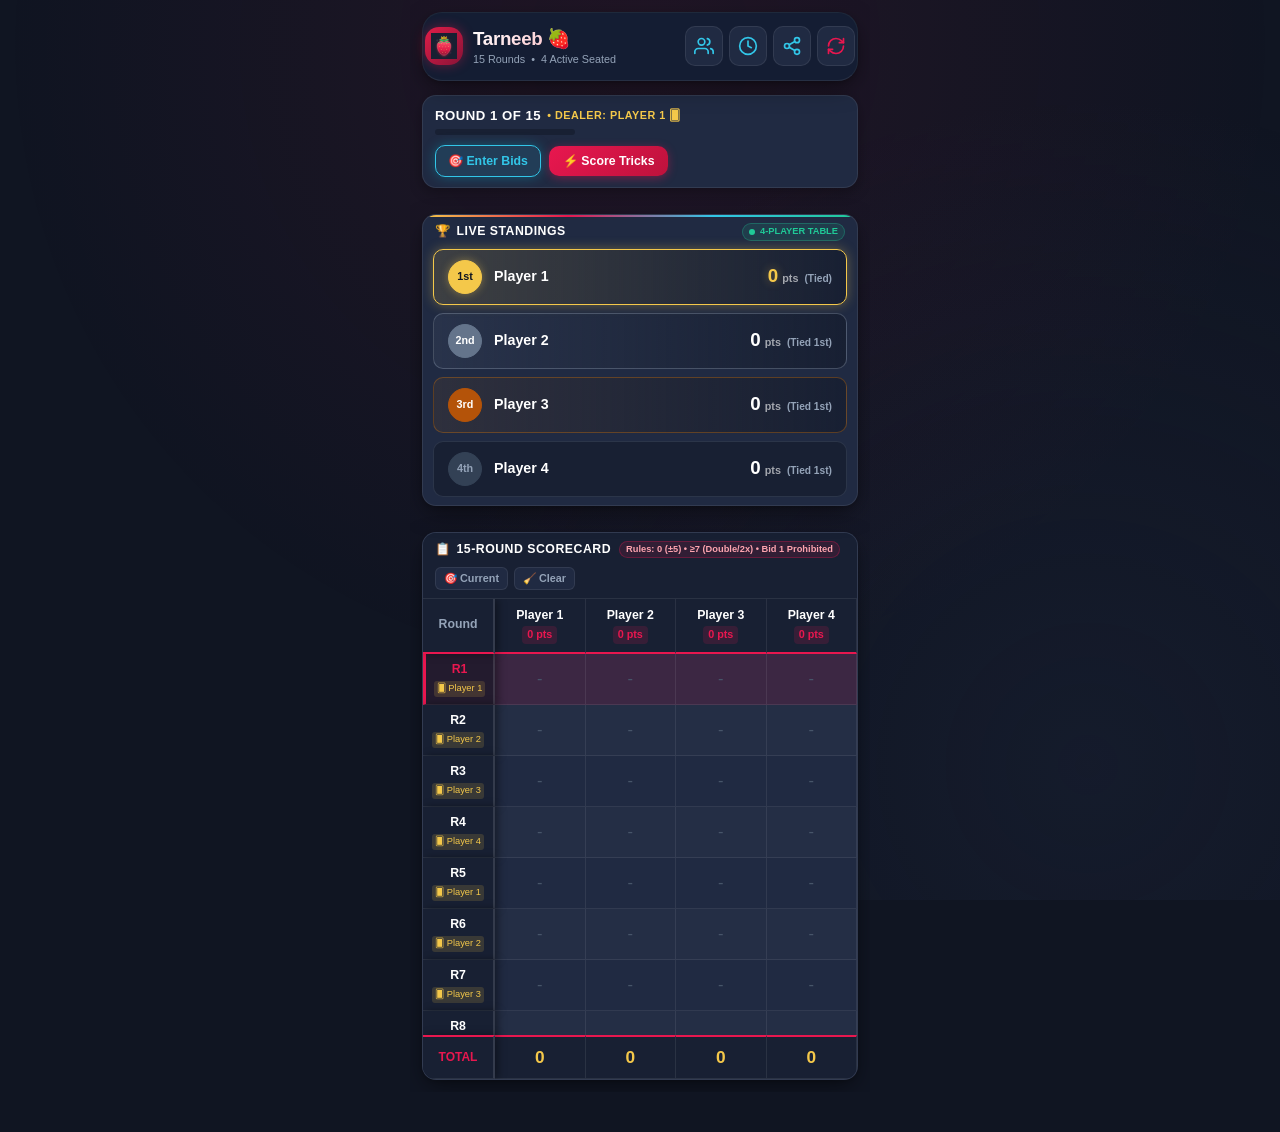
<file: scoreboard.html>
<!DOCTYPE html>
<html lang="en">
<head>
  <meta charset="UTF-8">
  <meta name="viewport" content="width=device-width, initial-scale=1.0, maximum-scale=1.0, user-scalable=no, viewport-fit=cover">
  <meta name="theme-color" content="#182032">
  <meta name="description" content="Standalone 24/7 client-side digital scorecard for Strawberry Tarneeb with 4-player active seating, pre-round bidding, and custom Tarneeb scoring rules.">
  
  <!-- Apple Touch & PWA Meta -->
  <meta name="apple-mobile-web-app-capable" content="yes">
  <meta name="apple-mobile-web-app-status-bar-style" content="black-translucent">
  <meta name="apple-mobile-web-app-title" content="Tarneeb 🍓">
  <link rel="apple-touch-icon" href="icon-192.png">
  <link rel="icon" type="image/svg+xml" href="icon.svg">
  <link rel="icon" type="image/png" sizes="192x192" href="icon-192.png">
  <link rel="manifest" href="manifest.webmanifest">
  
  <title>Strawberry Tarneeb — Standalone Scoreboard (24/7)</title>
  <link rel="stylesheet" href="styles.css">
  <link rel="stylesheet" href="scoreboard.css">
</head>
<body>

  <!-- Fullscreen Confetti Canvas -->
  <canvas id="confettiCanvas" class="winner-celebration-canvas"></canvas>

  <div class="app-container">

    <!-- ======================================================================
         STANDALONE IN-PERSON SCOREBOARD VIEW
         ====================================================================== -->
    <div id="viewScoreboard" class="mode-view">

      <!-- Top App Header -->
      <header class="app-header">
        <div class="brand-wrapper">
          <div class="brand-icon">
            <img src="icon.svg" alt="Strawberry Tarneeb Logo">
          </div>
          <div>
            <h1 class="brand-title">Tarneeb <span class="brand-strawberry">🍓</span></h1>
            <p class="brand-subtitle">
              <span>15 Rounds</span>
              <span>•</span>
              <span id="playerCountTag">4 Active Players</span>
            </p>
          </div>
        </div>

        <div class="header-actions">
          <button id="btnOpenPlayers" class="btn-icon" title="Roster & Table Selection" aria-label="Roster & Table Selection">
            <svg width="20" height="20" viewBox="0 0 24 24" fill="none" stroke="currentColor" stroke-width="2" stroke-linecap="round" stroke-linejoin="round">
              <path d="M17 21v-2a4 4 0 0 0-4-4H5a4 4 0 0 0-4 4v2"></path>
              <circle cx="9" cy="7" r="4"></circle>
              <path d="M23 21v-2a4 4 0 0 0-3-3.87"></path>
              <path d="M16 3.13a4 4 0 0 1 0 7.75"></path>
            </svg>
          </button>
          <button id="btnOpenHistory" class="btn-icon" title="Match History" aria-label="Match History">
            <svg width="20" height="20" viewBox="0 0 24 24" fill="none" stroke="currentColor" stroke-width="2" stroke-linecap="round" stroke-linejoin="round">
              <circle cx="12" cy="12" r="10"></circle>
              <polyline points="12 6 12 12 16 14"></polyline>
            </svg>
          </button>
          <button id="btnShareGame" class="btn-icon" title="Share Standings" aria-label="Share Standings">
            <svg width="20" height="20" viewBox="0 0 24 24" fill="none" stroke="currentColor" stroke-width="2" stroke-linecap="round" stroke-linejoin="round">
              <circle cx="18" cy="5" r="3"></circle>
              <circle cx="6" cy="12" r="3"></circle>
              <circle cx="18" cy="19" r="3"></circle>
              <line x1="8.59" y1="13.51" x2="15.42" y2="17.49"></line>
              <line x1="15.41" y1="6.51" x2="8.59" y2="10.49"></line>
            </svg>
          </button>
          <button id="btnNewGame" class="btn-icon" style="color: #00D4FF;" title="New Match" aria-label="New Match">
            <svg width="20" height="20" viewBox="0 0 24 24" fill="none" stroke="currentColor" stroke-width="2" stroke-linecap="round" stroke-linejoin="round">
              <path d="M3 12a9 9 0 0 1 9-9 9.75 9.75 0 0 1 6.74 2.74L21 8"></path>
              <path d="M21 3v5h-5"></path>
              <path d="M21 12a9 9 0 0 1-9 9 9.75 9.75 0 0 1-6.74-2.74L3 16"></path>
              <path d="M8 16H3v5"></path>
            </svg>
          </button>
        </div>
      </header>

      <!-- PWA Install Banner -->
      <div id="pwaBanner" class="pwa-banner" style="display: none;">
        <div class="pwa-banner-text">
          <strong>Install Strawberry Tarneeb</strong>
          <span>Add to Home Screen for instant offline play at the card table!</span>
        </div>
        <button id="btnInstallPwa" class="btn-install">Install App</button>
      </div>

      <!-- Status Strip: Progress, Dealer & Fast Round Trigger -->
      <section class="status-strip">
        <div class="progress-info">
          <div class="progress-label">
            <span id="activeRoundLabel">Round 1 of 15</span>
            <span id="dealerInfoTag" style="font-size: 0.72rem; color: #00D4FF; font-weight: normal;">• Dealer: Ahmed 🂠</span>
          </div>
          <div class="progress-bar-wrap">
            <div id="roundProgressBar" class="progress-bar-fill"></div>
          </div>
        </div>
        <div class="strip-actions">
          <button id="btnTriggerBidding" class="btn-bid-action">
            <span>🎯 Enter Bids</span>
          </button>
          <button id="btnTriggerScoring" class="btn-fast-entry">
            <span>⚡ Score Tricks</span>
          </button>
        </div>
      </section>

      <!-- Dynamic Live Leaderboard Card -->
      <section class="leaderboard-card">
        <div class="leaderboard-header">
          <h2 class="card-title">
            <span>🏆</span>
            <span>Live Standings</span>
          </h2>
          <span class="live-indicator">
            <span class="live-dot"></span>
            <span>4-PLAYER TABLE</span>
          </span>
        </div>

        <!-- Top 4 Podium Cards (1st Gold, 2nd Silver, 3rd Bronze, 4th Slate) -->
        <div id="podiumContainer" class="podium-grid four-players standings-list">
          <!-- Injected via JavaScript -->
        </div>

        <!-- Bench / Sitting Out Players Strip -->
        <div id="benchContainer" class="bench-strip">
          <!-- Injected via JavaScript -->
        </div>
      </section>

      <!-- Scoreboard Matrix Table Card -->
      <section class="table-card">
        <div class="table-card-header">
          <div style="display: flex; align-items: center; gap: 8px;">
            <h2 class="card-title" style="font-size: 0.88rem;">
              <span>📋</span>
              <span>15-Round Scorecard</span>
            </h2>
            <span class="rules-hint-tag" title="Exact scoring rules: Bid 0 (±5) • Bids ≥7 (Double/+2x or -Bid) • General (±Bid)">Rules: 0 (±5) • ≥7 (Double/2x) • Bid 1 Prohibited</span>
          </div>
          <div class="table-controls">
            <button id="btnScrollToActive" class="btn-subtle" title="Jump to current active round">
              🎯 Current
            </button>
            <button id="btnClearRound" class="btn-subtle" title="Clear scores in active round">
              🧹 Clear
            </button>
          </div>
        </div>

        <div class="table-scroll-wrap scorecard-table-wrapper table-responsive" id="tableScrollContainer">
          <table class="scoreboard-table" id="scoreboardTable">
            <thead>
              <tr id="tableHeaderRow">
                <th class="col-round">Round</th>
                <!-- 4 Active Player columns injected dynamically -->
              </tr>
            </thead>
            <tbody id="tableBody">
              <!-- 15 Rows injected dynamically -->
            </tbody>
            <tfoot>
              <tr id="tableFooterRow">
                <td class="col-round">TOTAL</td>
                <!-- 4 Player sums injected dynamically -->
              </tr>
            </tfoot>
          </table>
        </div>
      </section>

    </div> <!-- /viewScoreboard -->

  </div> <!-- /app-container -->

  <!-- ==========================================================================
       MODAL: Pre-Round Bidding Phase
       ========================================================================== -->
  <div id="modalBidding" class="modal-overlay" role="dialog" aria-modal="true">
    <div class="modal-content modal-bidding-content">
      <div class="modal-header">
        <h3 class="modal-title">
          <span>🎯</span>
          <span id="biddingModalRoundTitle">Round 1 Bidding</span>
        </h3>
        <button class="modal-close" id="btnCloseBiddingModal">&times;</button>
      </div>
      <div class="modal-body">
        <div class="phase-info-banner">
          <div class="phase-dealer-wrap">
            <span class="dealer-crown">🂠</span>
            <span id="biddingModalDealer">Dealer: Ahmed</span>
          </div>
          <div class="phase-note">
            <span class="prohibit-badge">⚠️ Bid 1 is PROHIBITED</span>
            <span>Allowed: 0, or 2 to 13</span>
          </div>
        </div>

        <!-- 4 Active Players Bidding List -->
        <div id="biddingPlayerList" class="bidding-player-list">
          <!-- Injected via JS -->
        </div>
      </div>
      <div class="modal-footer">
        <button id="btnSaveBidsAndPlay" class="btn-primary">Confirm Bids & Play &rarr;</button>
        <button id="btnBiddingDone" class="btn-secondary">Save</button>
      </div>
    </div>
  </div>

  <!-- ==========================================================================
       MODAL: Tricks Entry & Scoring Phase
       ========================================================================== -->
  <div id="modalScoring" class="modal-overlay" role="dialog" aria-modal="true">
    <div class="modal-content">
      <div class="modal-header">
        <h3 class="modal-title">
          <span>⚡</span>
          <span id="scoringModalRoundTitle">Round 1 Tricks & Scoring</span>
        </h3>
        <button class="modal-close" id="btnCloseScoringModal">&times;</button>
      </div>
      <div class="modal-body">
        <!-- Round Switcher Bar -->
        <div class="round-selector-bar">
          <button id="btnPrevRound" class="round-nav-btn" aria-label="Previous Round">&larr;</button>
          <div class="round-selector-title">
            <h3 id="scoringModalRoundNum">Round 1</h3>
            <span id="scoringModalDealer">Dealer: Ahmed 🂠</span>
          </div>
          <button id="btnNextRound" class="round-nav-btn" aria-label="Next Round">&rarr;</button>
        </div>

        <!-- Tricks Counter Strip -->
        <div class="tricks-total-strip">
          <span>Total Tricks Played:</span>
          <span id="tricksTotalBadge" class="tricks-badge num">0 / 13</span>
          <span id="tricksStatusIcon">⏳</span>
        </div>

        <!-- Player Scoring Rows -->
        <div id="scoringPlayerList" class="scoring-player-list">
          <!-- Injected via JS -->
        </div>

        <!-- Quick Numerical Numpad Pills for active focused player -->
        <div class="scoring-help-note">
          <span>Exact Rules: Bid 0 = <strong>±5</strong> • Bids ≥7 = <strong>Double (2x)</strong> / <strong>-Bid</strong> • General = <strong>±Bid</strong></span>
        </div>
      </div>
      <div class="modal-footer">
        <button id="btnBackToBidding" class="btn-secondary" style="font-size: 0.82rem;">Edit Bids</button>
        <button id="btnSaveScoring" class="btn-primary">Save & Next Round &rarr;</button>
      </div>
    </div>
  </div>

  <!-- ==========================================================================
       MODAL: Table Roster & 4-Player Selection
       ========================================================================== -->
  <div id="modalPlayers" class="modal-overlay" role="dialog" aria-modal="true">
    <div class="modal-content">
      <div class="modal-header">
        <h3 class="modal-title">
          <span>👥</span>
          <span>Table & Roster (4 Players)</span>
        </h3>
        <button class="modal-close" id="btnClosePlayersModal">&times;</button>
      </div>
      <div class="modal-body">
        <div class="roster-instruction-box">
          <p>
            Choose <strong>exactly 4 active players</strong> seated at the table for this match.
            The remaining players stay on the <strong>Bench / Sitting Out</strong> with their stats preserved.
          </p>
          <div id="activeCounterPill" class="active-counter-pill">
            Active: <span id="activeCountNum">4</span> / 4 Players
          </div>
        </div>

        <!-- Section: Active Table Players -->
        <div class="roster-section-title">
          <span>🂠 Active Table Players (Seated 1 to 4)</span>
        </div>
        <div id="activePlayersList" class="player-list-manage">
          <!-- Injected via JS -->
        </div>

        <!-- Section: Bench Players -->
        <div class="roster-section-title" style="margin-top: 14px;">
          <span>🪑 Sitting Out / Bench (Preserved)</span>
        </div>
        <div id="benchPlayersList" class="player-list-manage">
          <!-- Injected via JS -->
        </div>

        <!-- Add new player to roster -->
        <div class="add-player-box" style="margin-top: 14px;">
          <input type="text" id="newPlayerNameInput" class="player-name-input" placeholder="Add new person to roster..." maxlength="16">
          <button id="btnAddPlayer" class="btn-secondary" style="padding: 8px 14px;">+ Add</button>
        </div>
      </div>
      <div class="modal-footer">
        <button id="btnResetDefaultPlayers" class="btn-secondary" style="font-size: 0.8rem;">Reset Default Group</button>
        <button id="btnSaveRoster" class="btn-primary">Confirm Table (4)</button>
      </div>
    </div>
  </div>

  <!-- ==========================================================================
       MODAL: New Game Confirmation
       ========================================================================== -->
  <div id="modalNewGame" class="modal-overlay" role="dialog" aria-modal="true">
    <div class="modal-content">
      <div class="modal-header">
        <h3 class="modal-title" style="color: #00D4FF;">
          <span>🔄</span>
          <span>Start New Match?</span>
        </h3>
        <button class="modal-close" id="btnCloseNewGameModal">&times;</button>
      </div>
      <div class="modal-body">
        <p style="font-size: 0.9rem; color: #fff; line-height: 1.5;">
          Are you sure you want to start a new 15-round match? You can save the current game to <strong>Match History</strong> before resetting scores.
        </p>
        <label style="display: flex; align-items: center; gap: 8px; font-size: 0.85rem; color: #cbd5e1; cursor: pointer; margin-top: 8px;">
          <input type="checkbox" id="chkArchiveBeforeReset" checked style="width: 18px; height: 18px; accent-color: var(--electric-blue, #00D4FF);">
          <span>Archive current match to Match History</span>
        </label>
        <label style="display: flex; align-items: center; gap: 8px; font-size: 0.85rem; color: #cbd5e1; cursor: pointer;">
          <input type="checkbox" id="chkKeepActivePlayers" checked style="width: 18px; height: 18px; accent-color: var(--electric-blue, #00D4FF);">
          <span>Keep same 4 active players seated</span>
        </label>
      </div>
      <div class="modal-footer">
        <button id="btnConfirmNewGame" class="btn-primary" style="background: linear-gradient(135deg, #0A84FF, #00D4FF); color: #121212;">Start New Match</button>
        <button id="btnCancelNewGame" class="btn-secondary">Cancel</button>
      </div>
    </div>
  </div>

  <!-- ==========================================================================
       MODAL: Match History
       ========================================================================== -->
  <div id="modalHistory" class="modal-overlay" role="dialog" aria-modal="true">
    <div class="modal-content">
      <div class="modal-header">
        <h3 class="modal-title">
          <span>📜</span>
          <span>Match History</span>
        </h3>
        <button class="modal-close" id="btnCloseHistoryModal">&times;</button>
      </div>
      <div class="modal-body">
        <div id="historyListContainer">
          <!-- Injected via JS -->
        </div>
      </div>
      <div class="modal-footer">
        <button id="btnClearAllHistory" class="btn-secondary" style="color: #FF4D6D; border-color: rgba(255, 77, 109, 0.3); font-size: 0.8rem;">Clear All History</button>
        <button id="btnCloseHistoryFooter" class="btn-secondary">Close</button>
      </div>
    </div>
  </div>

  <!-- ==========================================================================
       MODAL: Match Completed Celebration
       ========================================================================== -->
  <div id="modalVictory" class="modal-overlay" role="dialog" aria-modal="true">
    <div class="modal-content" style="text-align: center;">
      <div class="modal-header" style="justify-content: center; position: relative;">
        <h3 class="modal-title" style="color: #00D4FF;">
          <span>🎉 MATCH COMPLETED! 🎉</span>
        </h3>
        <button class="modal-close" id="btnCloseVictoryModal" style="position: absolute; right: 12px;">&times;</button>
      </div>
      <div class="modal-body" style="align-items: center; gap: 14px; padding: 24px 16px;">
        <div style="font-size: 3.5rem; line-height: 1;">👑</div>
        <div>
          <span style="font-size: 0.8rem; text-transform: uppercase; letter-spacing: 1.5px; color: #00D4FF; font-weight: 800;">Strawberry Tarneeb Champion</span>
          <h2 id="victoryWinnerName" style="font-size: 1.8rem; font-weight: 900; color: #fff; margin-top: 4px;">Player Name</h2>
          <p id="victoryScore" style="font-size: 1.2rem; font-weight: 800; color: #00D4FF; margin-top: 2px;">Total Score: 0</p>
        </div>
        <div id="victoryPodiumList" style="width: 100%; display: flex; flex-direction: column; gap: 6px; margin-top: 8px;">
          <!-- Podiums -->
        </div>
      </div>
      <div class="modal-footer">
        <button id="btnVictoryShare" class="btn-primary">📤 Share Result</button>
        <button id="btnVictoryNewGame" class="btn-secondary">Start Next Game</button>
      </div>
    </div>
  </div>

  <!-- Toast Notice -->
  <div id="toastNotice" class="toast-notice">
    <span id="toastIcon">✓</span>
    <span id="toastMessage">Scores saved!</span>
  </div>

  <!-- Scoreboard Engine Script (100% Client-Side LocalStorage) -->
  <script src="app.js"></script>
</body>
</html>
</file>
<file: styles.css>
/* ==========================================================================
   Strawberry Tarneeb Scoreboard - Mobile-First Stylesheet
   Theme: Luxury Dark Card Game with Crimson & Strawberry Accents
   Rules: 4-Player Table, Pre-Round Bidding (No 1), Exact Scoring (0: ±5, 7: ±14, General: ±Bid)
   ========================================================================== */

:root {
  --bg-primary: #070b14;
  --bg-secondary: #0e1526;
  --bg-card: #141d33;
  --bg-card-hover: #1a2642;
  --bg-input: #0a0f1d;
  
  --border-subtle: #1e293b;
  --border-glow: rgba(225, 29, 72, 0.35);
  
  --crimson-500: #f43f5e;
  --crimson-600: #e11d48;
  --crimson-700: #be123c;
  --crimson-900: #881337;
  --crimson-glow: rgba(225, 29, 72, 0.4);
  
  --cyan-500: #06b6d4;
  --cyan-600: #0891b2;
  --cyan-glow: rgba(6, 182, 212, 0.35);

  --emerald-500: #10b981;
  --emerald-600: #059669;
  
  --gold-primary: #f59e0b;
  --gold-glow: rgba(245, 158, 11, 0.4);
  --silver-primary: #94a3b8;
  --bronze-primary: #d97706;
  
  --text-white: #f8fafc;
  --text-muted: #94a3b8;
  --text-dim: #64748b;
  
  --radius-sm: 8px;
  --radius-md: 14px;
  --radius-lg: 20px;
  --radius-full: 9999px;
  
  --shadow-card: 0 8px 24px -4px rgba(0, 0, 0, 0.5), 0 2px 6px -2px rgba(0, 0, 0, 0.3);
  --shadow-glow: 0 0 20px rgba(225, 29, 72, 0.25);
  
  --font-family: -apple-system, BlinkMacSystemFont, "Segoe UI", Roboto, "Helvetica Neue", Arial, sans-serif;
  --transition-fast: 0.15s ease;
  --transition-normal: 0.25s ease;
}

* {
  box-sizing: border-box;
  margin: 0;
  padding: 0;
  -webkit-tap-highlight-color: transparent;
}

html, body {
  width: 100%;
  min-height: 100%;
  background-color: var(--bg-primary);
  color: var(--text-white);
  font-family: var(--font-family);
  font-size: 15px;
  line-height: 1.45;
  overflow-x: hidden;
  user-select: none;
  -webkit-user-select: none;
}

/* Card suit background subtle watermark */
body::before {
  content: "";
  position: fixed;
  top: 0;
  left: 0;
  right: 0;
  bottom: 0;
  background-image: radial-gradient(circle at 50% 10%, rgba(225, 29, 72, 0.08) 0%, transparent 60%),
                    radial-gradient(circle at 85% 80%, rgba(30, 41, 59, 0.25) 0%, transparent 50%);
  pointer-events: none;
  z-index: 0;
}

.num, input[type="number"], .score, .rank-badge {
  font-variant-numeric: tabular-nums;
}

/* Container */
.app-container {
  position: relative;
  z-index: 1;
  width: 100%;
  max-width: 480px;
  margin: 0 auto;
  min-height: 100vh;
  padding: 0 0 40px 0;
  display: flex;
  flex-direction: column;
  box-sizing: border-box;
  overflow-x: hidden;
}

/* Mode Views */
.mode-view {
  width: 100%;
  box-sizing: border-box;
}

.mode-view.hidden-mode,
#viewScoreboard[style*="display: none"],
#viewOnlineGame[style*="display: none"] {
  display: none !important;
}

/* Mode 1: Main Scoreboard Container (Vertical Flow) */
#viewScoreboard {
  display: flex;
  flex-direction: column;
  width: 100%;
  max-width: 480px;
  margin: 0 auto;
  min-height: 100vh;
  padding: 12px;
  box-sizing: border-box;
  gap: 14px;
  overflow-x: hidden;
}

/* Mode 2: Online Card Game Container */
#viewOnlineGame {
  display: flex;
  flex-direction: column;
  width: 100%;
  max-width: 480px;
  margin: 0 auto;
  padding: 12px;
  box-sizing: border-box;
  gap: 12px;
  overflow-x: hidden;
}

/* Ensure all child cards stack vertically at 100% width in single scrollable column */
#viewScoreboard > *,
.app-header,
.pwa-banner,
.status-strip,
.leaderboard-card,
.table-card {
  width: 100% !important;
  max-width: 100% !important;
  box-sizing: border-box !important;
  flex-shrink: 0;
  margin-left: 0;
  margin-right: 0;
}

/* Top App Header */
.app-header {
  display: flex;
  align-items: center;
  justify-content: space-between;
  padding: 10px 14px;
  background: var(--bg-card);
  border: 1px solid var(--border-subtle);
  border-radius: var(--radius-lg);
  box-shadow: var(--shadow-card);
  position: relative;
  z-index: 100;
  pointer-events: auto;
}

.brand-wrapper {
  display: flex;
  align-items: center;
  gap: 10px;
}

.brand-icon {
  width: 38px;
  height: 38px;
  display: flex;
  align-items: center;
  justify-content: center;
  background: linear-gradient(135deg, var(--crimson-600), var(--crimson-900));
  border-radius: var(--radius-md);
  box-shadow: 0 0 12px var(--crimson-glow);
}

.brand-icon img {
  width: 26px;
  height: 26px;
}

.brand-title {
  font-size: 1.15rem;
  font-weight: 800;
  letter-spacing: -0.3px;
  background: linear-gradient(135deg, #ffffff, #fda4af);
  -webkit-background-clip: text;
  -webkit-text-fill-color: transparent;
}

.brand-strawberry {
  display: inline-block;
  -webkit-text-fill-color: initial;
  -webkit-background-clip: initial;
  background: none;
  font-style: normal;
}

.brand-subtitle {
  font-size: 0.72rem;
  font-weight: 500;
  color: var(--text-muted);
  display: flex;
  align-items: center;
  gap: 6px;
}

.header-actions {
  display: flex;
  align-items: center;
  gap: 6px;
  flex-shrink: 0;
  position: relative;
  z-index: 101;
  pointer-events: auto;
}

.btn-icon {
  width: 38px;
  height: 38px;
  border-radius: var(--radius-md);
  background: var(--bg-secondary);
  border: 1px solid var(--border-subtle);
  color: var(--text-white);
  display: inline-flex;
  align-items: center;
  justify-content: center;
  cursor: pointer;
  transition: all var(--transition-fast);
}

.btn-icon:hover {
  background: var(--bg-card-hover);
  border-color: var(--crimson-600);
  transform: translateY(-1px);
}

.btn-icon:active {
  transform: translateY(1px);
}

/* Status Strip: Round Progress & Action Buttons */
.status-strip {
  display: flex;
  flex-wrap: wrap;
  align-items: center;
  justify-content: space-between;
  background: linear-gradient(90deg, #161f36, #1a2238);
  border: 1px solid rgba(225, 29, 72, 0.25);
  border-radius: var(--radius-md);
  padding: 10px 14px;
  box-shadow: 0 4px 14px rgba(0,0,0,0.3);
  gap: 10px;
}

.progress-info {
  display: flex;
  flex-direction: column;
  gap: 4px;
  min-width: 170px;
}

.progress-label {
  font-size: 0.78rem;
  font-weight: 700;
  text-transform: uppercase;
  letter-spacing: 0.5px;
  color: var(--crimson-500);
  display: flex;
  align-items: center;
  gap: 6px;
}

.progress-bar-wrap {
  width: 140px;
  height: 6px;
  background: var(--bg-primary);
  border-radius: var(--radius-full);
  overflow: hidden;
}

.progress-bar-fill {
  height: 100%;
  width: 0%;
  background: linear-gradient(90deg, var(--crimson-500), #fb7185);
  border-radius: var(--radius-full);
  transition: width 0.3s ease;
}

.strip-actions {
  display: flex;
  align-items: center;
  gap: 8px;
  flex-wrap: wrap;
}

.btn-bid-action {
  display: inline-flex;
  align-items: center;
  gap: 6px;
  padding: 8px 14px;
  background: linear-gradient(135deg, var(--cyan-600), #0284c7);
  border: 1px solid #7dd3fc55;
  border-radius: var(--radius-full);
  color: #fff;
  font-size: 0.82rem;
  font-weight: 700;
  cursor: pointer;
  box-shadow: 0 0 12px var(--cyan-glow);
  transition: all var(--transition-fast);
}

.btn-bid-action:hover {
  filter: brightness(1.1);
  transform: translateY(-1px);
}

.btn-fast-entry {
  display: inline-flex;
  align-items: center;
  gap: 6px;
  padding: 8px 14px;
  background: linear-gradient(135deg, var(--crimson-600), var(--crimson-700));
  border: 1px solid #fda4af44;
  border-radius: var(--radius-full);
  color: #fff;
  font-size: 0.82rem;
  font-weight: 700;
  cursor: pointer;
  box-shadow: 0 0 14px var(--crimson-glow);
  transition: all var(--transition-fast);
}

.btn-fast-entry:hover {
  filter: brightness(1.1);
  transform: translateY(-1px);
}

/* ==========================================================================
   DYNAMIC LIVE LEADERBOARD (4 PLAYERS + BENCH)
   ========================================================================== */
.leaderboard-card {
  background: var(--bg-card);
  border: 1px solid var(--border-subtle);
  border-radius: var(--radius-lg);
  padding: 14px;
  box-shadow: var(--shadow-card);
  display: flex;
  flex-direction: column;
  gap: 12px;
  position: relative;
  overflow: hidden;
}

.leaderboard-card::before {
  content: "";
  position: absolute;
  top: 0;
  left: 0;
  right: 0;
  height: 3px;
  background: linear-gradient(90deg, #f59e0b, #e11d48, #06b6d4, #10b981);
}

.leaderboard-header {
  display: flex;
  align-items: center;
  justify-content: space-between;
}

.card-title {
  font-size: 0.95rem;
  font-weight: 800;
  text-transform: uppercase;
  letter-spacing: 0.8px;
  color: var(--text-white);
  display: flex;
  align-items: center;
  gap: 6px;
}

.live-indicator {
  display: inline-flex;
  align-items: center;
  gap: 5px;
  font-size: 0.7rem;
  font-weight: 700;
  color: #4ade80;
  background: rgba(34, 197, 94, 0.12);
  border: 1px solid rgba(34, 197, 94, 0.3);
  padding: 2px 8px;
  border-radius: var(--radius-full);
}

.live-dot {
  width: 6px;
  height: 6px;
  background: #22c55e;
  border-radius: 50%;
  animation: pulseDot 1.8s infinite;
}

@keyframes pulseDot {
  0% { opacity: 0.4; transform: scale(0.9); }
  50% { opacity: 1; transform: scale(1.2); }
  100% { opacity: 0.4; transform: scale(0.9); }
}

/* 4-Player Podium Grid */
.podium-grid.four-players {
  display: grid;
  grid-template-columns: repeat(4, 1fr);
  align-items: end;
  gap: 6px;
  padding-top: 4px;
}

@media (max-width: 600px) {
  .podium-grid.four-players {
    grid-template-columns: 1fr 1fr;
    gap: 8px;
  }
}

.podium-item {
  display: flex;
  flex-direction: column;
  align-items: center;
  background: var(--bg-secondary);
  border-radius: var(--radius-md);
  padding: 10px 6px;
  border: 1px solid var(--border-subtle);
  position: relative;
  transition: transform var(--transition-normal);
}

.podium-item.first {
  background: linear-gradient(180deg, #242217 0%, #161c2e 100%);
  border-color: rgba(245, 158, 11, 0.6);
  box-shadow: 0 0 20px var(--gold-glow);
  transform: translateY(-4px);
}

.podium-item.second {
  background: linear-gradient(180deg, #1b212e 0%, #131929 100%);
  border-color: rgba(148, 163, 184, 0.4);
}

.podium-item.third {
  background: linear-gradient(180deg, #231c19 0%, #131929 100%);
  border-color: rgba(217, 119, 6, 0.4);
}

.podium-item.fourth {
  background: linear-gradient(180deg, #151a28 0%, #0d1322 100%);
  border-color: rgba(100, 116, 139, 0.3);
}

.podium-badge {
  font-size: 1.15rem;
  line-height: 1;
  margin-bottom: 4px;
}

.podium-rank-tag {
  font-size: 0.65rem;
  font-weight: 800;
  text-transform: uppercase;
  padding: 2px 7px;
  border-radius: var(--radius-full);
  margin-bottom: 5px;
}

.podium-item.first .podium-rank-tag {
  background: #f59e0b;
  color: #451a03;
}

.podium-item.second .podium-rank-tag {
  background: #94a3b8;
  color: #0f172a;
}

.podium-item.third .podium-rank-tag {
  background: #d97706;
  color: #451a03;
}

.podium-item.fourth .podium-rank-tag {
  background: #475569;
  color: #f1f5f9;
}

.podium-name {
  font-size: 0.9rem;
  font-weight: 700;
  color: #fff;
  text-align: center;
  max-width: 100%;
  white-space: nowrap;
  overflow: hidden;
  text-overflow: ellipsis;
}

.podium-score {
  font-size: 1.35rem;
  font-weight: 900;
  margin-top: 2px;
  letter-spacing: -0.5px;
}

.podium-item.first .podium-score {
  color: #fde047;
}

.podium-item.second .podium-score {
  color: #f1f5f9;
}

.podium-item.third .podium-score {
  color: #fed7aa;
}

.podium-item.fourth .podium-score {
  color: #94a3b8;
}

.podium-gap {
  font-size: 0.65rem;
  font-weight: 600;
  color: var(--text-dim);
  margin-top: 2px;
}

/* Bench Strip */
.bench-strip {
  display: flex;
  align-items: center;
  gap: 8px;
  background: rgba(15, 23, 42, 0.6);
  border: 1px dashed #334155;
  border-radius: var(--radius-md);
  padding: 8px 12px;
  font-size: 0.8rem;
  color: var(--text-muted);
  flex-wrap: wrap;
}

.bench-title {
  font-weight: 700;
  color: #cbd5e1;
  display: flex;
  align-items: center;
  gap: 5px;
}

.bench-pill {
  background: #1e293b;
  border: 1px solid #334155;
  padding: 2px 8px;
  border-radius: var(--radius-full);
  font-weight: 600;
  color: #94a3b8;
}

/* ==========================================================================
   SCOREBOARD MATRIX TABLE
   ========================================================================== */
.table-card {
  background: var(--bg-card);
  border: 1px solid var(--border-subtle);
  border-radius: var(--radius-lg);
  box-shadow: var(--shadow-card);
  overflow: hidden;
  display: flex;
  flex-direction: column;
  min-width: 0;
}

.table-card-header {
  display: flex;
  align-items: center;
  justify-content: space-between;
  padding: 12px 14px;
  border-bottom: 1px solid var(--border-subtle);
  background: var(--bg-secondary);
  flex-wrap: wrap;
  gap: 8px;
}

.rules-hint-tag {
  font-size: 0.68rem;
  background: rgba(225, 29, 72, 0.15);
  border: 1px solid rgba(225, 29, 72, 0.3);
  color: #fda4af;
  padding: 2px 7px;
  border-radius: var(--radius-full);
  font-weight: 600;
}

.table-controls {
  display: flex;
  align-items: center;
  gap: 6px;
}

.btn-subtle {
  font-size: 0.75rem;
  font-weight: 600;
  padding: 5px 10px;
  border-radius: var(--radius-sm);
  background: var(--bg-card);
  color: var(--text-muted);
  border: 1px solid var(--border-subtle);
  cursor: pointer;
  display: inline-flex;
  align-items: center;
  gap: 5px;
}

.btn-subtle:hover {
  color: #fff;
  border-color: var(--crimson-600);
}

.table-scroll-wrap,
.scorecard-table-wrapper,
.table-responsive,
#tableScrollContainer,
#scorecardTableContainer {
  overflow-x: auto !important;
  -webkit-overflow-scrolling: touch;
  max-width: 100% !important;
  display: block;
  width: 100%;
  max-height: 520px;
  overflow-y: auto;
  min-width: 0;
}

.scoreboard-table {
  width: 100%;
  border-collapse: separate;
  border-spacing: 0;
  font-size: 0.85rem;
  min-width: 520px;
}

/* Sticky Header Row */
.scoreboard-table thead th {
  position: sticky;
  top: 0;
  z-index: 10;
  background: #111728;
  color: var(--text-muted);
  font-weight: 700;
  text-align: center;
  padding: 10px 8px;
  border-bottom: 2px solid var(--crimson-700);
  border-right: 1px solid var(--border-subtle);
}

.player-header-wrap {
  display: flex;
  flex-direction: column;
  align-items: center;
  gap: 2px;
}

.player-header-name {
  color: #fff;
  font-weight: 700;
  font-size: 0.92rem;
  white-space: nowrap;
}

.player-header-total {
  font-size: 0.75rem;
  font-weight: 800;
  color: var(--crimson-500);
  background: rgba(225, 29, 72, 0.15);
  padding: 1px 6px;
  border-radius: var(--radius-full);
}

/* Sticky First Column */
.scoreboard-table td.col-round,
.scoreboard-table th.col-round {
  position: sticky;
  left: 0;
  z-index: 8;
  background: #101626;
  width: 82px;
  min-width: 82px;
  max-width: 90px;
  text-align: center;
  border-right: 2px solid var(--border-subtle);
}

.scoreboard-table thead th.col-round {
  z-index: 20;
}

.round-info-cell {
  display: flex;
  flex-direction: column;
  align-items: center;
  justify-content: center;
  gap: 2px;
}

.round-num-label {
  font-weight: 800;
  color: var(--text-white);
  font-size: 0.82rem;
}

.dealer-tag {
  font-size: 0.65rem;
  color: #fbbf24;
  background: rgba(245, 158, 11, 0.15);
  border-radius: 4px;
  padding: 1px 4px;
  white-space: nowrap;
  max-width: 74px;
  overflow: hidden;
  text-overflow: ellipsis;
}

.scoreboard-table tbody tr {
  transition: background-color var(--transition-fast);
}

.scoreboard-table tbody tr:nth-child(even) {
  background-color: rgba(255, 255, 255, 0.015);
}

.scoreboard-table tbody tr:hover {
  background-color: var(--bg-card-hover);
}

.scoreboard-table tbody tr.active-round {
  background-color: rgba(225, 29, 72, 0.12);
}

.scoreboard-table tbody tr.active-round .col-round {
  background-color: #1a1528;
  border-left: 3px solid var(--crimson-500);
}

.scoreboard-table td {
  padding: 6px 4px;
  border-bottom: 1px solid rgba(255, 255, 255, 0.05);
  border-right: 1px solid rgba(255, 255, 255, 0.05);
  text-align: center;
  cursor: pointer;
}

/* Rich Score Cells */
.table-score-cell {
  display: flex;
  flex-direction: column;
  align-items: center;
  justify-content: center;
  min-height: 40px;
  border-radius: var(--radius-sm);
  padding: 4px;
  transition: all var(--transition-fast);
}

.table-score-cell:hover {
  background: rgba(255, 255, 255, 0.05);
}

.cell-score-num {
  font-size: 1.05rem;
  font-weight: 900;
}

.cell-score-num.pos {
  color: #4ade80;
}

.cell-score-num.neg {
  color: #f43f5e;
}

.cell-sub-detail {
  font-size: 0.68rem;
  color: var(--text-dim);
  font-weight: 600;
}

.cell-bid-only {
  font-size: 0.8rem;
  font-weight: 800;
  color: #38bdf8;
  background: rgba(14, 165, 233, 0.15);
  padding: 2px 8px;
  border-radius: var(--radius-full);
}

.cell-empty-dash {
  color: #475569;
  font-size: 1.1rem;
}

/* Sticky Total Footer Row */
.scoreboard-table tfoot td {
  position: sticky;
  bottom: 0;
  z-index: 10;
  background: #12192c;
  color: #fff;
  font-weight: 900;
  padding: 12px 6px;
  border-top: 2px solid var(--crimson-600);
  border-right: 1px solid var(--border-subtle);
}

.scoreboard-table tfoot td.col-round {
  z-index: 20;
  color: var(--crimson-500);
  font-size: 0.85rem;
}

.footer-total-score {
  font-size: 1.2rem;
  color: #fde047;
  font-weight: 900;
}

/* ==========================================================================
   MODALS: BIDDING & SCORING
   ========================================================================== */
.modal-overlay {
  position: fixed;
  top: 0;
  left: 0;
  right: 0;
  bottom: 0;
  background: rgba(3, 7, 18, 0.85);
  backdrop-filter: blur(6px);
  -webkit-backdrop-filter: blur(6px);
  z-index: 100;
  display: flex;
  align-items: flex-end;
  justify-content: center;
  opacity: 0;
  pointer-events: none;
  transition: opacity var(--transition-normal);
}

.modal-overlay.open {
  opacity: 1;
  pointer-events: auto;
}

.modal-content {
  background: var(--bg-card);
  width: 100%;
  max-width: 580px;
  border-radius: var(--radius-lg) var(--radius-lg) 0 0;
  border: 1px solid var(--border-subtle);
  border-bottom: none;
  box-shadow: 0 -10px 40px rgba(0,0,0,0.7);
  max-height: 90vh;
  display: flex;
  flex-direction: column;
  transform: translateY(100%);
  transition: transform var(--transition-normal);
}

@media (min-width: 640px) {
  .modal-overlay {
    align-items: center;
    padding: 20px;
  }
  .modal-content {
    border-radius: var(--radius-lg);
    border-bottom: 1px solid var(--border-subtle);
    transform: scale(0.95);
  }
  .modal-overlay.open .modal-content {
    transform: scale(1);
  }
}

.modal-overlay.open .modal-content {
  transform: translateY(0);
}

.modal-header {
  padding: 14px 18px;
  display: flex;
  align-items: center;
  justify-content: space-between;
  border-bottom: 1px solid var(--border-subtle);
  background: var(--bg-secondary);
}

.modal-title {
  font-size: 1.1rem;
  font-weight: 800;
  color: #fff;
  display: flex;
  align-items: center;
  gap: 8px;
}

.modal-close {
  background: none;
  border: none;
  color: var(--text-muted);
  font-size: 1.5rem;
  cursor: pointer;
  padding: 4px 8px;
}

.modal-body {
  padding: 16px;
  overflow-y: auto;
  overflow-x: hidden;
  display: flex;
  flex-direction: column;
  gap: 14px;
}

.modal-footer {
  padding: 12px 16px;
  background: var(--bg-secondary);
  border-top: 1px solid var(--border-subtle);
  display: flex;
  align-items: center;
  justify-content: space-between;
  gap: 10px;
}

.btn-primary {
  flex: 1;
  padding: 12px 18px;
  background: linear-gradient(135deg, var(--crimson-600), var(--crimson-700));
  border: none;
  border-radius: var(--radius-md);
  color: #fff;
  font-size: 0.95rem;
  font-weight: 700;
  cursor: pointer;
  box-shadow: 0 4px 14px var(--crimson-glow);
  text-align: center;
}

.btn-secondary {
  padding: 12px 18px;
  background: var(--bg-card);
  border: 1px solid var(--border-subtle);
  border-radius: var(--radius-md);
  color: var(--text-white);
  font-size: 0.95rem;
  font-weight: 600;
  cursor: pointer;
}

/* Bidding Modal Specifics */
.phase-info-banner {
  display: flex;
  align-items: center;
  justify-content: space-between;
  background: var(--bg-secondary);
  border: 1px solid var(--border-subtle);
  border-radius: var(--radius-md);
  padding: 8px 12px;
  gap: 8px;
  flex-wrap: wrap;
}

.phase-dealer-wrap {
  display: flex;
  align-items: center;
  gap: 6px;
  font-size: 0.85rem;
  font-weight: 700;
  color: #fbbf24;
}

.phase-note {
  display: flex;
  align-items: center;
  gap: 6px;
  font-size: 0.75rem;
  color: var(--text-muted);
}

.prohibit-badge {
  background: rgba(239, 68, 68, 0.15);
  border: 1px solid rgba(239, 68, 68, 0.4);
  color: #f87171;
  font-weight: 800;
  padding: 2px 6px;
  border-radius: 4px;
}

.bidding-player-list {
  display: flex;
  flex-direction: column;
  gap: 12px;
}

.bidding-player-card {
  background: var(--bg-secondary);
  border: 1px solid var(--border-subtle);
  border-radius: var(--radius-md);
  padding: 10px 12px;
  display: flex;
  flex-direction: column;
  gap: 8px;
}

.bidding-player-card.is-dealer {
  border-color: rgba(245, 158, 11, 0.45);
  background: linear-gradient(90deg, #1b2135, #211c2a);
}

.bidding-card-header {
  display: flex;
  align-items: center;
  justify-content: space-between;
}

.bidding-card-name {
  font-size: 0.95rem;
  font-weight: 700;
  color: #fff;
  display: flex;
  align-items: center;
  gap: 6px;
}

.bidding-current-val {
  font-size: 0.82rem;
  font-weight: 800;
  color: #38bdf8;
  background: rgba(14, 165, 233, 0.15);
  padding: 2px 8px;
  border-radius: var(--radius-full);
}

.bid-buttons-grid {
  display: flex;
  flex-wrap: wrap;
  gap: 6px;
}

.bid-btn {
  width: 38px;
  height: 38px;
  border-radius: var(--radius-sm);
  background: var(--bg-card);
  border: 1px solid var(--border-subtle);
  color: #fff;
  font-weight: 800;
  font-size: 0.95rem;
  cursor: pointer;
  display: flex;
  align-items: center;
  justify-content: center;
  transition: all var(--transition-fast);
}

.bid-btn:hover {
  background: var(--bg-card-hover);
  border-color: var(--cyan-500);
}

.bid-btn.bid-0 {
  color: #34d399;
}

.bid-btn.bid-7 {
  color: #fde047;
}

.bid-btn.active {
  background: var(--cyan-600);
  border-color: #38bdf8;
  box-shadow: 0 0 10px var(--cyan-glow);
  color: #fff;
}

.bid-btn.active.bid-0 {
  background: var(--emerald-600);
  border-color: #34d399;
  box-shadow: 0 0 10px rgba(16, 185, 129, 0.4);
}

.bid-btn.active.bid-7 {
  background: #ca8a04;
  border-color: #fde047;
  box-shadow: 0 0 12px var(--gold-glow);
}

/* Scoring Phase Modal */
.round-selector-bar {
  display: flex;
  align-items: center;
  justify-content: space-between;
  background: var(--bg-secondary);
  border: 1px solid var(--border-subtle);
  border-radius: var(--radius-md);
  padding: 6px 10px;
}

.round-nav-btn {
  background: var(--bg-card);
  border: 1px solid var(--border-subtle);
  color: #fff;
  border-radius: var(--radius-sm);
  width: 36px;
  height: 36px;
  display: flex;
  align-items: center;
  justify-content: center;
  font-size: 1.1rem;
  cursor: pointer;
}

.round-selector-title {
  text-align: center;
}

.round-selector-title h3 {
  font-size: 1.1rem;
  font-weight: 800;
  color: #fff;
}

.round-selector-title span {
  font-size: 0.75rem;
  color: #fbbf24;
}

.tricks-total-strip {
  display: flex;
  align-items: center;
  justify-content: center;
  gap: 8px;
  background: var(--bg-secondary);
  border: 1px solid var(--border-subtle);
  border-radius: var(--radius-sm);
  padding: 6px 10px;
  font-size: 0.85rem;
  font-weight: 700;
}

.tricks-badge {
  padding: 2px 8px;
  border-radius: var(--radius-full);
  font-size: 0.85rem;
  background: #1e293b;
  color: #fbbf24;
}

.tricks-badge.valid {
  background: rgba(16, 185, 129, 0.2);
  color: #34d399;
  border: 1px solid rgba(16, 185, 129, 0.4);
}

.scoring-player-list {
  display: flex;
  flex-direction: column;
  gap: 10px;
}

.scoring-player-card {
  display: flex;
  align-items: center;
  justify-content: space-between;
  background: var(--bg-secondary);
  border: 1px solid var(--border-subtle);
  border-radius: var(--radius-md);
  padding: 10px 12px;
  gap: 10px;
}

.scoring-player-info {
  display: flex;
  flex-direction: column;
  gap: 3px;
  min-width: 100px;
}

.scoring-player-name {
  font-size: 0.95rem;
  font-weight: 700;
  color: #fff;
}

.scoring-bid-badge {
  font-size: 0.72rem;
  font-weight: 800;
  color: #38bdf8;
  background: rgba(14, 165, 233, 0.15);
  padding: 1px 6px;
  border-radius: 4px;
  align-self: flex-start;
}

.scoring-player-controls {
  display: flex;
  align-items: center;
  gap: 8px;
}

.btn-step {
  width: 38px;
  height: 38px;
  background: var(--bg-card);
  border: 1px solid var(--border-subtle);
  border-radius: var(--radius-sm);
  color: #fff;
  font-size: 1.2rem;
  font-weight: 700;
  display: flex;
  align-items: center;
  justify-content: center;
  cursor: pointer;
  transition: all var(--transition-fast);
}

.btn-step:active {
  background: var(--crimson-700);
}

.tricks-input-box {
  width: 58px;
  height: 40px;
  background: var(--bg-input);
  border: 1px solid var(--border-subtle);
  border-radius: var(--radius-sm);
  color: #fff;
  font-size: 1.2rem;
  font-weight: 800;
  text-align: center;
  outline: none;
}

.scoring-live-preview {
  min-width: 65px;
  text-align: right;
  display: flex;
  flex-direction: column;
  align-items: flex-end;
}

.score-badge-live {
  font-size: 1.05rem;
  font-weight: 900;
  padding: 2px 6px;
  border-radius: 4px;
}

.score-badge-live.pos {
  color: #34d399;
  background: rgba(16, 185, 129, 0.15);
}

.score-badge-live.neg {
  color: #f87171;
  background: rgba(239, 68, 68, 0.15);
}

.scoring-help-note {
  font-size: 0.72rem;
  color: var(--text-dim);
  text-align: center;
  padding: 4px;
}

/* ==========================================================================
   ROSTER & 4-PLAYER MANAGEMENT
   ========================================================================== */
.roster-instruction-box {
  background: rgba(15, 23, 42, 0.8);
  border: 1px solid var(--border-subtle);
  border-radius: var(--radius-md);
  padding: 10px 12px;
  font-size: 0.82rem;
  color: var(--text-muted);
  display: flex;
  flex-direction: column;
  gap: 8px;
}

.active-counter-pill {
  font-size: 0.8rem;
  font-weight: 800;
  color: #fbbf24;
  background: rgba(245, 158, 11, 0.15);
  border: 1px solid rgba(245, 158, 11, 0.3);
  padding: 3px 10px;
  border-radius: var(--radius-full);
  align-self: flex-start;
}

.active-counter-pill.valid {
  color: #34d399;
  background: rgba(16, 185, 129, 0.15);
  border-color: rgba(16, 185, 129, 0.3);
}

.roster-section-title {
  font-size: 0.82rem;
  font-weight: 800;
  text-transform: uppercase;
  letter-spacing: 0.5px;
  color: #cbd5e1;
  padding-bottom: 4px;
  border-bottom: 1px solid rgba(255, 255, 255, 0.08);
}

.player-list-manage {
  display: flex;
  flex-direction: column;
  gap: 8px;
  width: 100%;
  box-sizing: border-box;
}

.player-manage-row {
  display: flex;
  align-items: center;
  gap: 8px;
  background: var(--bg-secondary);
  padding: 8px 10px;
  border-radius: var(--radius-md);
  border: 1px solid var(--border-subtle);
  width: 100%;
  max-width: 100%;
  box-sizing: border-box;
}

.player-manage-row.is-active-seated {
  border-color: rgba(16, 185, 129, 0.4);
  background: linear-gradient(90deg, #13242b, #111e30);
}

.player-manage-row.is-bench {
  border-color: #334155;
  opacity: 0.85;
}

.player-manage-row > span {
  flex-shrink: 0;
}

.player-name-input {
  flex: 1;
  min-width: 0;
  width: 0;
  background: var(--bg-input);
  border: 1px solid var(--border-subtle);
  border-radius: var(--radius-sm);
  color: #fff;
  font-size: 0.88rem;
  font-weight: 600;
  padding: 6px 8px;
  outline: none;
  box-sizing: border-box;
}

.player-name-input:focus {
  border-color: var(--crimson-500);
}

.btn-toggle-seat {
  padding: 5px 8px;
  border-radius: var(--radius-sm);
  font-size: 0.72rem;
  font-weight: 700;
  cursor: pointer;
  white-space: nowrap;
  border: 1px solid transparent;
  flex-shrink: 0;
}

.btn-toggle-seat.to-bench {
  background: rgba(239, 68, 68, 0.15);
  border-color: rgba(239, 68, 68, 0.3);
  color: #f87171;
}

.btn-toggle-seat.to-table {
  background: rgba(16, 185, 129, 0.15);
  border-color: rgba(16, 185, 129, 0.3);
  color: #34d399;
}

.btn-del-player {
  width: 28px;
  height: 28px;
  border-radius: var(--radius-sm);
  background: rgba(239, 68, 68, 0.12);
  border: 1px solid rgba(239, 68, 68, 0.25);
  color: #ef4444;
  cursor: pointer;
  display: flex;
  align-items: center;
  justify-content: center;
  flex-shrink: 0;
  font-size: 1.1rem;
}
  color: #ef4444;
  cursor: pointer;
  display: flex;
  align-items: center;
  justify-content: center;
}

.add-player-box {
  display: flex;
  align-items: center;
  gap: 8px;
}

/* Match History */
.history-empty {
  text-align: center;
  padding: 30px 10px;
  color: var(--text-dim);
}

.history-card-item {
  background: var(--bg-secondary);
  border: 1px solid var(--border-subtle);
  border-radius: var(--radius-md);
  padding: 12px;
  display: flex;
  flex-direction: column;
  gap: 8px;
}

.history-meta {
  display: flex;
  align-items: center;
  justify-content: space-between;
  font-size: 0.75rem;
  color: var(--text-dim);
  border-bottom: 1px solid rgba(255, 255, 255, 0.05);
  padding-bottom: 6px;
}

.history-winner-banner {
  display: flex;
  align-items: center;
  gap: 8px;
  font-size: 0.95rem;
  font-weight: 700;
  color: #fde047;
}

.history-standings-mini {
  display: flex;
  flex-wrap: wrap;
  gap: 6px;
}

.history-pill {
  font-size: 0.75rem;
  padding: 3px 8px;
  border-radius: var(--radius-full);
  background: var(--bg-card);
  border: 1px solid var(--border-subtle);
  color: var(--text-white);
}

/* Toast & Celebrations */
.toast-notice {
  position: fixed;
  bottom: 24px;
  left: 50%;
  transform: translateX(-50%) translateY(100px);
  background: #1e293b;
  border: 1px solid var(--crimson-500);
  color: #fff;
  padding: 10px 20px;
  border-radius: var(--radius-full);
  font-size: 0.85rem;
  font-weight: 600;
  box-shadow: 0 10px 25px rgba(0,0,0,0.6);
  z-index: 200;
  opacity: 0;
  transition: all 0.3s cubic-bezier(0.16, 1, 0.3, 1);
  pointer-events: none;
  display: flex;
  align-items: center;
  gap: 8px;
}

.toast-notice.show {
  transform: translateX(-50%) translateY(0);
  opacity: 1;
}

.pwa-banner {
  background: linear-gradient(135deg, #1e1b4b, #2b112c);
  border: 1px solid rgba(225, 29, 72, 0.4);
  border-radius: var(--radius-md);
  padding: 10px 14px;
  display: flex;
  align-items: center;
  justify-content: space-between;
  gap: 12px;
  box-shadow: 0 4px 16px rgba(225, 29, 72, 0.2);
  width: 100%;
  max-width: 100%;
  box-sizing: border-box;
  flex-shrink: 0;
  margin: 0;
}

.pwa-banner-text {
  flex: 1 1 auto;
  min-width: 0;
  font-size: 0.8rem;
  color: #f1f5f9;
  line-height: 1.35;
}

.pwa-banner-text strong {
  color: #fda4af;
  display: block;
  font-size: 0.85rem;
  margin-bottom: 2px;
}

.pwa-banner-text span {
  display: block;
  font-size: 0.75rem;
  color: var(--text-muted);
}

.btn-install {
  flex-shrink: 0;
  padding: 8px 14px;
  background: var(--crimson-600);
  border: none;
  border-radius: var(--radius-full);
  color: #fff;
  font-size: 0.78rem;
  font-weight: 700;
  cursor: pointer;
  white-space: nowrap;
  box-shadow: 0 2px 8px rgba(0, 0, 0, 0.3);
  transition: all var(--transition-fast);
}

.btn-install:hover {
  background: var(--crimson-500);
  transform: translateY(-1px);
}

.winner-celebration-canvas {
  position: fixed;
  top: 0;
  left: 0;
  width: 100%;
  height: 100%;
  pointer-events: none;
  z-index: 150;
}

/* ==========================================================================
   MODE SELECTOR NAVIGATION BAR (PERSISTENT AT TOP)
   ========================================================================== */
.mode-navigation-bar {
  display: flex;
  width: 100%;
  max-width: 480px;
  margin: 6px auto 8px auto;
  background: var(--bg-card);
  border: 1px solid var(--border-subtle);
  border-radius: var(--radius-full);
  padding: 3px;
  gap: 4px;
  box-shadow: var(--shadow-card);
  box-sizing: border-box;
}

.mode-nav-btn {
  flex: 1;
  display: flex;
  align-items: center;
  justify-content: center;
  gap: 5px;
  padding: 7px 10px;
  background: transparent;
  border: 1px solid transparent;
  border-radius: var(--radius-full);
  color: var(--text-muted);
  font-size: 0.8rem;
  font-weight: 700;
  cursor: pointer;
  white-space: nowrap;
  text-decoration: none;
  transition: all var(--transition-fast);
}

.mode-nav-btn:hover {
  color: var(--text-white);
  background: rgba(255, 255, 255, 0.05);
}

.mode-nav-btn.active {
  background: linear-gradient(135deg, var(--crimson-600), var(--crimson-700));
  color: #fff;
  border-color: rgba(255, 255, 255, 0.2);
  box-shadow: 0 4px 12px var(--crimson-glow);
}

.mode-nav-icon {
  font-size: 0.95rem;
}

/* ==========================================================================
   ONLINE CARD GAME (MODE 2)
   ========================================================================== */
.mode-view.online-game-view {
  position: fixed;
  inset: 0;
  width: 100vw;
  height: 100vh;
  height: 100dvh;
  max-width: 100vw;
  margin: 0;
  padding: 0;
  overflow: hidden;
  display: flex;
  flex-direction: column;
  background: radial-gradient(circle at 50% 50%, #064e3b 0%, #022c22 75%, #011913 100%);
  z-index: 50;
  box-sizing: border-box;
  user-select: none;
  -webkit-user-select: none;
  touch-action: manipulation;
}

.online-header-strip {
  position: fixed !important;
  top: 0 !important;
  left: 0 !important;
  right: 0 !important;
  height: 44px !important;
  z-index: 100 !important;
  display: flex !important;
  align-items: center !important;
  justify-content: space-between !important;
  padding: 0 10px !important;
  width: 100% !important;
  box-sizing: border-box !important;
  overflow: hidden !important;
  background: linear-gradient(180deg, rgba(2, 28, 22, 0.98) 0%, rgba(2, 28, 22, 0.92) 80%, rgba(2, 28, 22, 0.6) 100%);
  border-bottom: 1px solid rgba(255, 255, 255, 0.08);
  box-shadow: 0 4px 16px rgba(0, 0, 0, 0.4);
  backdrop-filter: blur(8px);
  -webkit-backdrop-filter: blur(8px);
  pointer-events: none;
}

.unified-header-box {
  display: flex !important;
  align-items: center !important;
  gap: 5px !important;
  background: rgba(15, 23, 42, 0.85) !important;
  border: 1px solid rgba(255, 255, 255, 0.12) !important;
  border-radius: var(--radius-full) !important;
  padding: 3px 8px !important;
  font-size: 0.72rem !important;
  font-weight: 700 !important;
  color: #e2e8f0 !important;
  pointer-events: auto !important;
  white-space: nowrap !important;
  max-width: calc(100vw - 86px) !important;
  overflow: hidden !important;
  text-overflow: ellipsis !important;
  line-height: 1.2 !important;
}

.header-brand-tag {
  font-size: 0.82rem !important;
  display: inline-flex !important;
  align-items: center !important;
  line-height: 1 !important;
}

.header-sep {
  color: rgba(255, 255, 255, 0.35) !important;
  font-weight: 400 !important;
  font-size: 0.68rem !important;
}

.header-round-tag {
  color: #38bdf8 !important;
  font-weight: 800 !important;
  font-size: 0.72rem !important;
}

.header-dealer-btn {
  background: transparent !important;
  border: none !important;
  color: #facc15 !important;
  font-size: 0.72rem !important;
  font-weight: 800 !important;
  cursor: pointer !important;
  padding: 0 !important;
  display: inline-flex !important;
  align-items: center !important;
  gap: 2px !important;
  line-height: 1.2 !important;
}

.header-dealer-btn:hover {
  color: #fde047 !important;
  text-decoration: underline !important;
}

.header-phase-tag,
.header-role-tag,
#onlineUserRoleBadge,
#onlinePhaseInfo {
  display: none !important;
}

.header-menu-btn {
  pointer-events: auto !important;
  z-index: 9999 !important;
  font-size: 0.75rem !important;
  padding: 3px 9px !important;
  height: 28px !important;
  min-height: 28px !important;
  flex-shrink: 0 !important;
  display: inline-flex !important;
  align-items: center !important;
  justify-content: center !important;
}

.online-meta-wrap {
  display: flex;
  align-items: center;
  gap: 6px;
  flex-wrap: nowrap;
  overflow-x: auto;
  scrollbar-width: none;
  -webkit-overflow-scrolling: touch;
  flex: 1 1 auto;
  min-width: 0;
  pointer-events: auto;
  padding-right: 6px;
}

.online-meta-wrap::-webkit-scrollbar {
  display: none;
}

/* Dedicated Game Controls Section (Matches Live Scores Look) */
.online-controls-panel {
  margin-top: 6px;
}

.online-controls-grid {
  display: grid;
  grid-template-columns: 1fr 1fr;
  gap: 10px;
  width: 100%;
  box-sizing: border-box;
}

#btnFillBots { grid-column: 1; grid-row: 1; }
#btnChangeDealer { grid-column: 1; grid-row: 2; }
#btnMatchHistory { grid-column: 1; grid-row: 3; }

#btnLeaveActiveGame { grid-column: 2; grid-row: 1; }
#btnSwitchIdentity { grid-column: 2; grid-row: 2; }
#btnSwitchName { grid-column: 2; grid-row: 3; }

.online-control-btn {
  display: flex;
  align-items: center;
  justify-content: center;
  gap: 8px;
  width: 100%;
  min-height: 48px;
  padding: 12px 14px;
  font-size: 0.88rem;
  font-weight: 750;
  border-radius: var(--radius-md);
  cursor: pointer;
  white-space: nowrap;
  box-sizing: border-box;
  transition: all var(--transition-fast);
  text-align: center;
  border-width: 1.5px;
  border-style: solid;
  touch-action: manipulation;
  -webkit-tap-highlight-color: transparent;
  user-select: none;
}

.online-control-btn.fill-bots-btn {
  background: rgba(16, 185, 129, 0.16);
  border-color: rgba(52, 211, 153, 0.45);
  color: #6ee7b7;
}

.online-control-btn.fill-bots-btn:hover {
  background: rgba(16, 185, 129, 0.3);
  border-color: #34d399;
  color: #ffffff;
}

.online-control-btn.leave-table-btn {
  background: rgba(239, 68, 68, 0.16);
  border-color: rgba(239, 68, 68, 0.45);
  color: #fca5a5;
}

.online-control-btn.leave-table-btn:hover {
  background: rgba(239, 68, 68, 0.3);
  border-color: #ef4444;
  color: #ffffff;
}

.online-control-btn.dealer-select-btn {
  background: rgba(234, 179, 8, 0.16);
  border-color: rgba(250, 204, 21, 0.45);
  color: #fde047;
}

.online-control-btn.dealer-select-btn:hover {
  background: rgba(234, 179, 8, 0.3);
  border-color: #facc15;
  color: #ffffff;
}

.online-control-btn.history-btn {
  background: rgba(59, 130, 246, 0.16);
  border-color: rgba(96, 165, 250, 0.45);
  color: #93c5fd;
}

.online-control-btn.history-btn:hover {
  background: rgba(59, 130, 246, 0.3);
  border-color: #60a5fa;
  color: #ffffff;
}

.online-control-btn.switch-id-btn {
  background: rgba(168, 85, 247, 0.16);
  border-color: rgba(192, 132, 252, 0.45);
  color: #d8b4fe;
}

.online-control-btn.switch-id-btn:hover {
  background: rgba(168, 85, 247, 0.3);
  border-color: #c084fc;
  color: #ffffff;
}

.online-control-btn.switch-name-btn {
  background: rgba(148, 163, 184, 0.16);
  border-color: rgba(203, 213, 225, 0.4);
  color: #f1f5f9;
}

.online-control-btn.switch-name-btn:hover {
  background: rgba(148, 163, 184, 0.3);
  border-color: #e2e8f0;
  color: #ffffff;
}

.online-control-btn:hover {
  transform: translateY(-2px);
  filter: brightness(1.12);
  box-shadow: 0 4px 14px rgba(0, 0, 0, 0.4);
}

.online-control-btn:active {
  transform: translateY(0);
}

@media (max-width: 420px) {
  .online-controls-grid {
    gap: 8px;
  }
  .online-control-btn {
    min-height: 44px;
    padding: 10px 6px;
    font-size: 0.78rem;
    gap: 5px;
  }
}

.online-pill-badge {
  font-size: 0.74rem;
  font-weight: 700;
  padding: 3px 8px;
  border-radius: var(--radius-full);
  background: var(--bg-secondary);
  border: 1px solid var(--border-subtle);
  color: var(--text-white);
  white-space: nowrap;
  display: inline-flex;
  align-items: center;
  gap: 4px;
}

.online-pill-badge.brand-pill {
  border-color: rgba(244, 63, 94, 0.4);
  background: rgba(225, 29, 72, 0.15);
  color: #fff;
  font-weight: 800;
}

.btn-subtle {
  font-size: 0.74rem;
  font-weight: 700;
  padding: 3px 8px;
  border-radius: var(--radius-full);
  background: var(--bg-secondary);
  border: 1px solid var(--border-subtle);
  color: var(--text-white);
  cursor: pointer;
  white-space: nowrap;
  display: inline-flex;
  align-items: center;
  gap: 4px;
  transition: all var(--transition-fast);
}

.online-pill-badge.round-pill {
  border-color: var(--crimson-500);
  color: #fda4af;
}

.online-pill-badge.dealer-pill {
  color: #fde047;
  border-color: rgba(250, 204, 21, 0.3);
}

.online-pill-badge.phase-pill {
  color: #38bdf8;
  border-color: rgba(56, 189, 248, 0.3);
}

.online-pill-badge.role-pill {
  color: #a7f3d0;
  border-color: rgba(52, 211, 153, 0.4);
  background: rgba(16, 185, 129, 0.15);
}

.online-pill-badge.role-pill.spectator {
  color: #cbd5e1;
  border-color: rgba(148, 163, 184, 0.4);
  background: rgba(51, 65, 85, 0.4);
}

.btn-subtle.sort-btn {
  background: #1e293b;
  border-color: #334155;
  color: #e2e8f0;
}

.btn-subtle.switch-id-btn {
  background: rgba(59, 130, 246, 0.15);
  border-color: rgba(59, 130, 246, 0.35);
  color: #93c5fd;
  cursor: pointer;
  white-space: nowrap;
}

.btn-subtle.switch-id-btn:hover {
  background: rgba(59, 130, 246, 0.3);
  border-color: #60a5fa;
  color: #fff;
}

.btn-subtle.switch-name-btn {
  background: rgba(148, 163, 184, 0.15);
  border-color: rgba(148, 163, 184, 0.35);
  color: #cbd5e1;
  cursor: pointer;
  white-space: nowrap;
}

.btn-subtle.switch-name-btn:hover {
  background: rgba(148, 163, 184, 0.3);
  border-color: #f1f5f9;
  color: #fff;
}

.btn-subtle.dealer-select-btn {
  background: rgba(234, 179, 8, 0.15);
  border-color: rgba(234, 179, 8, 0.4);
  color: #fde047;
  cursor: pointer;
  white-space: nowrap;
}

.btn-subtle.dealer-select-btn:hover {
  background: rgba(234, 179, 8, 0.3);
  border-color: #fde047;
  color: #fff;
}

.btn-subtle.fill-bots-btn {
  background: rgba(168, 85, 247, 0.18);
  border-color: rgba(168, 85, 247, 0.45);
  color: #d8b4fe;
  cursor: pointer;
  white-space: nowrap;
}

.btn-subtle.fill-bots-btn:hover {
  background: rgba(168, 85, 247, 0.35);
  border-color: #c084fc;
  color: #fff;
}

.dealer-pill {
  cursor: pointer;
  transition: all 0.15s ease;
}

.dealer-pill:hover {
  filter: brightness(1.2);
  transform: scale(1.04);
}

.dealer-pick-btn {
  display: flex;
  align-items: center;
  justify-content: space-between;
  padding: 12px 16px;
  background: #1e293b;
  border: 1.5px solid #334155;
  border-radius: 8px;
  color: #f8fafc;
  font-size: 0.95rem;
  font-weight: 700;
  cursor: pointer;
  transition: all 0.18s ease;
}

.dealer-pick-btn:hover {
  background: #334155;
  border-color: #fde047;
  color: #fde047;
  transform: translateY(-1px);
}

.dealer-pick-btn.is-active-dealer {
  border-color: #f59e0b;
  background: rgba(245, 158, 11, 0.15);
  color: #fde047;
}

/* Instant responsive play feedback */
.hand-card.playing-flying {
  opacity: 0.25;
  transform: translateY(-24px) scale(0.9);
  transition: transform 0.12s ease-out, opacity 0.12s ease-out;
  pointer-events: none;
}

.trick-card-slot.optimistic-play .card {
  animation: cardPlaySnap 0.2s cubic-bezier(0.175, 0.885, 0.32, 1.275);
}

@keyframes cardPlaySnap {
  0% {
    transform: translateY(20px) scale(0.8);
    opacity: 0.4;
  }
  100% {
    transform: translateY(0) scale(1);
    opacity: 1;
  }
}

/* Turn Banner - Retired floating banner; subtle status bar is now docked above hand */
.my-turn-banner {
  display: none !important;
}

/* Table Arena (Felt Green) - Full Screen Edge-to-Edge Arena with 56px Top Padding */
.online-table-arena {
  position: absolute;
  inset: 0;
  width: 100vw;
  height: 100vh;
  height: 100dvh;
  padding-top: 56px;
  border: none;
  border-radius: 0;
  box-shadow: inset 0 0 100px rgba(0, 0, 0, 0.65);
  box-sizing: border-box;
  overflow: hidden;
  pointer-events: none;
}

.felt-trump-watermark {
  position: absolute;
  top: 50%;
  left: 50%;
  transform: translate(-50%, -50%);
  font-size: clamp(5rem, 16vw, 9rem);
  color: rgba(239, 68, 68, 0.08);
  pointer-events: none;
  font-weight: 900;
  user-select: none;
  z-index: 1;
}

/* Opponent Seats */
.opponent-seat {
  display: flex;
  align-items: center;
  gap: 4px;
  z-index: 25;
  pointer-events: auto;
}

/* Top Player Hand (North - Bot Furjani) - Pushed DOWN to 56px below 48px header bar */
/* Top Player Hand (North - Bot Furjani) - Snug under 44px top header, clean outside center */
.seat-top {
  position: absolute;
  top: 48px;
  left: 50%;
  transform: translateX(-50%);
  display: flex;
  flex-direction: column;
  align-items: center;
  gap: 3px;
  margin: 0;
  padding: 0;
  z-index: 20 !important;
}

.opponent-meta-group {
  display: flex;
  flex-direction: column;
  align-items: center;
  justify-content: center;
  gap: 2px;
  margin: 0;
  padding: 0;
}

.seat-top .opponent-meta-group {
  display: flex;
  flex-direction: column;
  align-items: center;
  gap: 2px;
  margin-bottom: 2px;
}

.seat-top .opponent-cards-row {
  display: flex;
  justify-content: center;
  height: 36px;
  margin: 0;
  padding: 0;
}

.seat-top .card-back {
  width: 24px;
  height: 36px;
  background: linear-gradient(135deg, #881337, #4c0519);
  border: 1px solid #fda4af;
  border-radius: 3px;
  box-shadow: 0 2px 6px rgba(0, 0, 0, 0.5);
  margin-left: -14px;
  flex-shrink: 0;
}

.seat-top .card-back:first-child {
  margin-left: 0;
}

/* Left Opponent (West - Bot Hosam) - Badge positioned directly ABOVE vertical card deck */
.seat-left {
  position: absolute;
  left: 4px;
  top: 50%;
  transform: translateY(-50%);
  display: flex;
  flex-direction: column;
  align-items: center;
  gap: 4px;
  z-index: 20 !important;
  pointer-events: auto;
}

.seat-left .opponent-meta-group {
  display: flex;
  flex-direction: column;
  align-items: center;
  gap: 2px;
  max-width: 80px;
}

/* Right Opponent (East - Bot Shiba) - Badge positioned directly ABOVE vertical card deck */
.seat-right {
  position: absolute;
  right: 4px;
  top: 50%;
  transform: translateY(-50%);
  display: flex;
  flex-direction: column;
  align-items: center;
  gap: 4px;
  z-index: 20 !important;
  pointer-events: auto;
}

.seat-right .opponent-meta-group {
  display: flex;
  flex-direction: column;
  align-items: center;
  gap: 2px;
  max-width: 80px;
}

.seat-left .opponent-cards-row,
.seat-right .opponent-cards-row {
  display: flex;
  flex-direction: column;
  align-items: center;
  justify-content: center;
  width: 30px;
  margin: 0;
}

.seat-left .card-back,
.seat-right .card-back {
  width: 30px;
  height: 20px;
  background: linear-gradient(135deg, #881337, #4c0519);
  border: 1px solid #fda4af;
  border-radius: 3px;
  box-shadow: 0 2px 6px rgba(0, 0, 0, 0.5);
  margin-left: 0;
  margin-top: -14px;
  flex-shrink: 0;
}

.seat-left .card-back:first-child,
.seat-right .card-back:first-child {
  margin-top: 0;
  margin-left: 0;
}

.opponent-name {
  font-size: 0.7rem;
  font-weight: 800;
  color: #f8fafc;
  background: rgba(15, 23, 42, 0.95);
  padding: 2px 7px;
  border-radius: var(--radius-full);
  border: 1px solid rgba(255, 255, 255, 0.16);
  white-space: nowrap;
  max-width: 76px;
  overflow: hidden;
  text-overflow: ellipsis;
  text-align: center;
  box-sizing: border-box;
  box-shadow: 0 2px 5px rgba(0, 0, 0, 0.45);
}

.seat-top .opponent-name {
  max-width: 120px;
}

.opponent-name.is-current-turn {
  border-color: #f59e0b;
  color: #fde047;
  box-shadow: 0 0 12px rgba(245, 158, 11, 0.6);
}

.opponent-bid-badge {
  font-size: 0.62rem;
  font-weight: 700;
  color: #cbd5e1;
  background: rgba(0, 0, 0, 0.8);
  padding: 2px 6px;
  border-radius: var(--radius-full);
  border: 1px solid rgba(255, 255, 255, 0.12);
  white-space: nowrap;
  max-width: 76px;
  overflow: hidden;
  text-overflow: ellipsis;
  text-align: center;
  box-sizing: border-box;
}

.seat-top .opponent-bid-badge {
  max-width: 90px;
}

/* Center Trick Table - Constrained Isolated Center Box (220px x 220px, margin: auto) */
.table-felt-center {
  position: absolute;
  top: 50%;
  left: 50%;
  transform: translate(-50%, -50%);
  width: 220px;
  height: 220px;
  margin: auto;
  display: flex;
  align-items: center;
  justify-content: center;
  z-index: 40 !important;
  pointer-events: none;
  box-sizing: border-box;
}

.trick-cards-container {
  position: relative;
  width: 220px;
  height: 220px;
  margin: auto;
  display: grid;
  grid-template-areas:
    ". top ."
    "left . right"
    ". bottom .";
  grid-template-columns: 48px 1fr 48px;
  grid-template-rows: 60px 1fr 60px;
  gap: 2px;
  align-items: center;
  justify-items: center;
  z-index: 45 !important;
  box-sizing: border-box;
}

.trick-card-slot {
  display: flex;
  flex-direction: column;
  align-items: center;
  gap: 2px;
  pointer-events: auto;
  position: relative;
  z-index: 50 !important;
}

.trick-card-slot .card {
  z-index: 52 !important;
}
}

.trick-card-slot .card {
  width: 44px;
  height: 64px;
  background: #11141d;
  border: 1.5px solid #2a324b;
  border-radius: 5px;
  box-shadow: 0 4px 12px rgba(0, 0, 0, 0.7);
}

.trick-card-slot .card .card-top-rank,
.trick-card-slot .card .card-bot-rank {
  font-size: 0.76rem;
  letter-spacing: -0.5px;
}

.trick-card-slot .card .card-suit-small {
  font-size: 0.7rem;
}

.trick-card-slot .card .card-center-suit {
  font-size: 1.35rem;
}

.trick-card-slot.pos-top { grid-area: top; }
.trick-card-slot.pos-left { grid-area: left; }
.trick-card-slot.pos-right { grid-area: right; }
.trick-card-slot.pos-bottom { grid-area: bottom; }

.trick-player-label {
  font-size: 0.62rem;
  font-weight: 800;
  color: #f1f5f9;
  background: rgba(15, 23, 42, 0.92);
  border: 1px solid rgba(255, 255, 255, 0.18);
  padding: 1px 5px;
  border-radius: 4px;
  white-space: nowrap;
  box-shadow: 0 2px 4px rgba(0, 0, 0, 0.4);
  max-width: 60px;
  overflow: hidden;
  text-overflow: ellipsis;
}

.trick-empty-hint {
  display: none !important;
}

/* Playing Cards */
.card {
  width: 44px;
  height: 66px;
  background: #11141d;
  border: 1px solid #2a324b;
  border-radius: 6px;
  box-shadow: 0 4px 10px rgba(0, 0, 0, 0.65);
  display: flex;
  flex-direction: column;
  justify-content: space-between;
  padding: 3px 4px;
  user-select: none;
  position: relative;
  color: var(--card-color, #ffffff);
  font-weight: 900;
  line-height: 1;
  box-sizing: border-box;
}

.card-face {
  border: 1px solid #2a324b;
}

.card-top-rank, .card-bot-rank {
  font-size: 0.76rem;
  display: flex;
  align-items: center;
  gap: 1px;
  letter-spacing: -0.5px;
  color: inherit;
}

.card-bot-rank {
  transform: rotate(180deg);
}

.card-suit-small {
  font-size: 0.72rem;
  color: inherit;
}

.card-center-suit {
  align-self: center;
  font-size: 1.25rem;
  line-height: 1;
  color: inherit;
}

.card-highlighted {
  box-shadow: 0 0 16px #fde047;
  border: 2px solid #fde047;
}

/* Hand Dock - Docked edge-to-edge along bottom screen boundary */
.my-hand-dock {
  position: absolute;
  bottom: 0;
  left: 0;
  right: 0;
  background: linear-gradient(to top, rgba(1, 25, 19, 0.95) 0%, rgba(2, 44, 34, 0.6) 75%, transparent 100%);
  border: none;
  border-radius: 0;
  padding: 6px 4px max(8px, env(safe-area-inset-bottom)) 4px;
  display: flex;
  flex-direction: column;
  align-items: center;
  gap: 2px;
  width: 100%;
  box-sizing: border-box;
  overflow: visible;
  z-index: 600;
  pointer-events: auto;
}

/* Permanent Integrated Turn Status Bar Docked Directly Above Hand */
.hand-turn-status-bar {
  display: flex;
  align-items: center;
  justify-content: center;
  gap: 8px;
  max-width: 360px;
  width: auto;
  padding: 4px 14px;
  border-radius: 20px;
  font-size: 0.78rem;
  font-weight: 700;
  color: #94a3b8;
  background: rgba(15, 23, 42, 0.85);
  backdrop-filter: blur(8px);
  -webkit-backdrop-filter: blur(8px);
  border: 1px solid rgba(255, 255, 255, 0.12);
  box-sizing: border-box;
  margin-bottom: 2px;
  transition: all 0.25s ease;
}

.hand-turn-status-bar.is-my-turn {
  background: linear-gradient(135deg, rgba(245, 158, 11, 0.2), rgba(225, 29, 72, 0.25));
  border-color: rgba(245, 158, 11, 0.55);
  color: #fef08a;
  box-shadow: 0 0 16px rgba(245, 158, 11, 0.28);
}

.hand-turn-status-bar.not-my-turn {
  background: rgba(15, 23, 42, 0.7);
  border-color: rgba(255, 255, 255, 0.08);
  color: #cbd5e1;
}

.hand-turn-status-bar.can-confirm-card {
  cursor: pointer !important;
  pointer-events: auto !important;
  background: linear-gradient(135deg, rgba(225, 29, 72, 0.45), rgba(34, 197, 94, 0.45)) !important;
  border-color: rgba(74, 222, 128, 0.8) !important;
  color: #86efac !important;
  box-shadow: 0 0 16px rgba(34, 197, 94, 0.5) !important;
  animation: pulseConfirmBar 1.2s infinite alternate ease-in-out !important;
}

@keyframes pulseConfirmBar {
  0% { transform: scale(0.98); }
  100% { transform: scale(1.02); }
}

.turn-status-dot {
  width: 8px;
  height: 8px;
  border-radius: 50%;
  background: #64748b;
  flex-shrink: 0;
  transition: all 0.25s ease;
}

.hand-turn-status-bar.is-my-turn .turn-status-dot {
  background: #f59e0b;
  box-shadow: 0 0 8px #f59e0b;
  animation: pulseDot 1.2s infinite alternate;
}

@keyframes pulseDot {
  0% { transform: scale(0.85); opacity: 0.7; }
  100% { transform: scale(1.3); opacity: 1; }
}

.turn-status-text {
  letter-spacing: 0.2px;
}

.hand-dock-header {
  display: flex;
  align-items: center;
  justify-content: space-between;
  border-bottom: 1px solid var(--border-subtle);
  padding-bottom: 4px;
}

.hand-title {
  font-size: 0.82rem;
  font-weight: 800;
  color: #fff;
}

.hand-hint {
  font-size: 0.7rem;
  color: var(--text-dim);
}

.my-hand-scroll-wrap {
  display: flex;
  justify-content: center;
  align-items: flex-end;
  width: 100%;
  max-width: 100%;
  overflow-x: hidden;
  overflow-y: visible;
  padding: 22px 2px 8px 2px;
  box-sizing: border-box;
  position: relative;
  min-height: 94px;
}

/* Card Dealing Staggered Animation & Transitions */
@keyframes dealCardIn {
  0% {
    opacity: 0;
    transform: translateY(24px) scale(0.9);
  }
  100% {
    opacity: 1;
    transform: translateY(0) scale(1);
  }
}

.hand-card {
  flex-shrink: 0;
  cursor: pointer;
  position: relative;
  margin-left: -15px;
  transition: transform 0.22s cubic-bezier(0.34, 1.56, 0.64, 1), filter 0.18s ease-out, opacity 0.25s ease;
  touch-action: manipulation;
  will-change: transform, opacity;
}

.hand-card.card-dealing {
  animation: dealCardIn 0.32s cubic-bezier(0.25, 1, 0.5, 1) both;
  animation-delay: calc(var(--card-i, 0) * 30ms);
}

.card-back.card-dealing {
  animation: dealCardIn 0.24s cubic-bezier(0.25, 1, 0.5, 1) both;
  animation-delay: calc(var(--card-i, 0) * 20ms);
}

.hand-card:first-child {
  margin-left: 0;
}

/* Valid Suit Pop Up & Playable Highlights (Interactive Hand UX) */
.hand-card.card-suit-pop {
  transform: translateY(-18px);
  z-index: 25 !important;
}

.hand-card.card-suit-pop .card {
  border: 2px solid #38bdf8;
  box-shadow: 0 0 14px rgba(56, 189, 248, 0.75), 0 4px 10px rgba(0, 0, 0, 0.6);
}

.hand-card.card-legal-pop {
  transform: translateY(-10px);
  z-index: 20 !important;
}

.hand-card.card-legal-pop .card {
  border: 1.5px solid #34d399;
  box-shadow: 0 0 10px rgba(52, 211, 153, 0.5);
}

.hand-card.not-playable {
  opacity: 0.35;
  transform: translateY(0) !important;
  filter: grayscale(0.4);
  cursor: not-allowed;
}

.hand-card:hover:not(.not-playable) {
  transform: translateY(-22px) !important;
  z-index: 55 !important;
}

.hand-card.selected {
  transform: translateY(-22px) scale(1.04) !important;
  z-index: 60 !important;
  filter: drop-shadow(0 0 14px rgba(245, 158, 11, 0.95)) !important;
}

.hand-card.selected .card {
  border: 2px solid #f59e0b !important;
  box-shadow: 0 0 18px rgba(245, 158, 11, 0.85) !important;
}

.hand-card.playable .card {
  border: 1.5px solid #34d399;
  box-shadow: 0 0 10px rgba(52, 211, 153, 0.6);
}

.hand-card.dragging {
  opacity: 0.3;
}

@media (max-width: 380px) {
  .my-hand-dock {
    padding: 6px 2px;
  }
  .card {
    width: 38px;
    height: 58px;
    padding: 2px;
  }
  .hand-card {
    margin-left: -18px;
  }
  .card-top-rank, .card-bot-rank {
    font-size: 0.68rem;
    letter-spacing: -0.5px;
  }
  .card-suit-small {
    font-size: 0.62rem;
  }
  .card-center-suit {
    font-size: 1.05rem;
  }
}

@media (min-width: 381px) and (max-width: 440px) {
  .my-hand-dock {
    padding: 6px 3px;
  }
  .card {
    width: 40px;
    height: 62px;
    padding: 2px 3px;
  }
  .hand-card {
    margin-left: -16px;
  }
  .card-top-rank, .card-bot-rank {
    font-size: 0.72rem;
    letter-spacing: -0.5px;
  }
  .card-suit-small {
    font-size: 0.66rem;
  }
  .card-center-suit {
    font-size: 1.15rem;
  }
}
  .card-top-rank, .card-bot-rank {
    font-size: 0.7rem;
  }
  .card-suit-small {
    font-size: 0.66rem;
  }
  .card-center-suit {
    font-size: 1.1rem;
  }
}

/* ==========================================================================
   Centered Pop-up Bidding Modal (Online Multiplayer)
   ========================================================================== */
/* ==========================================================================
   Centered Compact Pop-up Bidding Modal (Online Multiplayer)
   ========================================================================== */
/* ==========================================================================
   Centered Radically Shrunk Pop-up Bidding Modal (Online Multiplayer)
   ========================================================================== */
.bidding-modal-overlay {
  position: fixed !important;
  inset: 0 !important;
  width: 100vw !important;
  height: 100vh !important;
  height: 100dvh !important;
  background: rgba(0, 0, 0, 0.45) !important;
  backdrop-filter: blur(4px);
  -webkit-backdrop-filter: blur(4px);
  display: flex !important;
  align-items: center !important;
  justify-content: center !important;
  padding: 8px;
  box-sizing: border-box;
  z-index: 500 !important;
  pointer-events: auto;
  animation: fadeInBiddingOverlay 0.15s cubic-bezier(0.16, 1, 0.3, 1);
}

.bidding-modal-overlay[style*="display: none"] {
  display: none !important;
}

/* Completely eradicate any inline numbered bidding buttons */
.bid-buttons-row,
.online-bidding-panel-inline,
.bid-btn-online {
  display: none !important;
  visibility: hidden !important;
  opacity: 0 !important;
  pointer-events: none !important;
}

@keyframes fadeInBiddingOverlay {
  from { opacity: 0; }
  to { opacity: 1; }
}

/* Force #biddingPanel to be a compact box: max-width: 290px !important; width: 85% !important; padding: 12px !important; */
#biddingPanel,
.bidding-modal-card,
.bidding-modal-dialog {
  position: fixed !important;
  top: 50% !important;
  left: 50% !important;
  transform: translate(-50%, -50%) !important;
  max-width: 290px !important;
  width: 85% !important;
  max-height: 48vh !important;
  max-height: 48dvh !important;
  padding: 12px !important;
  border-radius: 14px !important;
  margin: 0 auto !important;
  background: linear-gradient(150deg, #0f172a 0%, #1e293b 60%, #090d16 100%) !important;
  border: 1px solid rgba(225, 29, 72, 0.45) !important;
  box-shadow: 0 16px 36px -8px rgba(0, 0, 0, 0.8), 0 0 24px rgba(225, 29, 72, 0.25) !important;
  display: flex !important;
  flex-direction: column !important;
  gap: 4px !important;
  box-sizing: border-box !important;
  animation: popInBiddingDialog 0.2s cubic-bezier(0.16, 1, 0.3, 1) !important;
  overflow-y: auto !important;
  z-index: 500 !important;
  pointer-events: auto !important;
}

#biddingPanel[style*="display: none"],
.bidding-modal-card[style*="display: none"],
.bidding-modal-dialog[style*="display: none"] {
  display: none !important;
}

#biddingPanel .bidding-modal-dialog,
#biddingPanel .bidding-modal-card {
  position: static !important;
  transform: none !important;
  max-width: 100% !important;
  width: 100% !important;
  padding: 0 !important;
  background: transparent !important;
  border: none !important;
  box-shadow: none !important;
  margin: 0 !important;
}

@keyframes popInBiddingDialog {
  from {
    opacity: 0;
    transform: scale(0.94) translateY(8px);
  }
  to {
    opacity: 1;
    transform: scale(1) translateY(0);
  }
}

.bidding-modal-header {
  display: flex !important;
  align-items: center !important;
  justify-content: space-between !important;
  gap: 4px !important;
  border-bottom: 1px solid rgba(255, 255, 255, 0.08) !important;
  padding-bottom: 4px !important;
}

.bidding-modal-title-wrap {
  display: flex !important;
  align-items: center !important;
  gap: 4px !important;
}

.bidding-modal-icon {
  font-size: 0.95rem !important;
  line-height: 1 !important;
}

.bidding-modal-title {
  font-size: 0.85rem !important;
  font-weight: 800 !important;
  color: #f8fafc !important;
  margin: 0 !important;
  letter-spacing: -0.01em !important;
}

.bidding-modal-badge {
  display: flex !important;
  align-items: center !important;
}

.bidding-prohibit-pill {
  font-size: 0.58rem !important;
  font-weight: 700 !important;
  color: #fca5a5 !important;
  background: rgba(225, 29, 72, 0.16) !important;
  border: 1px solid rgba(225, 29, 72, 0.35) !important;
  padding: 1px 5px !important;
  border-radius: var(--radius-full) !important;
  white-space: nowrap !important;
}

.bidding-modal-body {
  display: flex !important;
  flex-direction: column !important;
  gap: 4px !important;
}

.bidding-instruction-text {
  font-size: 0.68rem !important;
  color: #94a3b8 !important;
  line-height: 1.2 !important;
}

/* Bidding Numbers Grid (4-column compact touch buttons) */
.bidding-grid-container {
  display: grid !important;
  grid-template-columns: repeat(4, 1fr) !important;
  gap: 4px !important;
  width: 100% !important;
  box-sizing: border-box !important;
}

.bid-grid-btn {
  display: flex !important;
  flex-direction: column !important;
  align-items: center !important;
  justify-content: center !important;
  padding: 2px 0 !important;
  font-size: 0.85rem !important;
  min-height: 30px !important;
  height: 30px !important;
  background: rgba(30, 41, 59, 0.85) !important;
  border: 1px solid rgba(255, 255, 255, 0.12) !important;
  border-radius: 6px !important;
  color: #f8fafc !important;
  cursor: pointer !important;
  transition: all 0.12s ease !important;
  user-select: none !important;
  -webkit-user-select: none !important;
  box-sizing: border-box !important;
}

.bid-grid-btn:hover {
  background: rgba(51, 65, 85, 0.95) !important;
  border-color: rgba(255, 255, 255, 0.28) !important;
}

.bid-grid-btn:active {
  transform: translateY(1px) !important;
}

.bid-grid-btn .bid-num {
  font-size: 0.85rem !important;
  font-weight: 800 !important;
  line-height: 1 !important;
  color: #f8fafc !important;
}

.bid-grid-btn .bid-sub {
  font-size: 0.58rem !important;
  font-weight: 700 !important;
  color: #94a3b8 !important;
  margin-top: 1px !important;
  white-space: nowrap !important;
  letter-spacing: -0.2px !important;
  line-height: 1 !important;
}

/* 13 centered across center two columns in the 4th row */
.bid-grid-btn[data-bid="13"] {
  grid-column: 2 / span 2 !important;
}

/* Special Nil / 0 and Tarneeb / 7 accents */
.bid-grid-btn.bid-special-0 {
  border-color: rgba(56, 189, 248, 0.35) !important;
  background: rgba(14, 116, 144, 0.2) !important;
}
.bid-grid-btn.bid-special-0 .bid-num {
  color: #38bdf8 !important;
}
.bid-grid-btn.bid-special-0 .bid-sub {
  color: #7dd3fc !important;
  font-size: 0.58rem !important;
}

.bid-grid-btn.bid-special-7 {
  border-color: rgba(250, 204, 21, 0.4) !important;
  background: rgba(161, 98, 7, 0.2) !important;
}
.bid-grid-btn.bid-special-7 .bid-num {
  color: #facc15 !important;
}
.bid-grid-btn.bid-special-7 .bid-sub {
  color: #fde047 !important;
  font-size: 0.58rem !important;
}

/* Selected State */
.bid-grid-btn.selected {
  background: linear-gradient(135deg, rgba(225, 29, 72, 0.4), rgba(190, 18, 60, 0.7)) !important;
  border: 2px solid #fb7185 !important;
  box-shadow: 0 0 12px rgba(225, 29, 72, 0.55) !important;
}

.bid-grid-btn.selected .bid-num {
  color: #ffffff !important;
}

.bid-grid-btn.selected .bid-sub {
  color: #fecdd3 !important;
}

/* Modal Footer & Wide Prominent Place Bid Button */
.bidding-modal-footer {
  margin-top: 5px !important;
}

.btn-confirm-online-bid {
  width: 100% !important;
  height: 32px !important;
  min-height: 32px !important;
  padding: 0 10px !important;
  display: flex !important;
  align-items: center !important;
  justify-content: center !important;
  gap: 6px !important;
  font-size: 0.85rem !important;
  font-weight: 800 !important;
  border-radius: 8px !important;
  border: none !important;
  cursor: pointer !important;
  transition: all 0.15s ease !important;
  box-shadow: 0 3px 12px rgba(0, 0, 0, 0.3) !important;
  user-select: none !important;
  -webkit-user-select: none !important;
}
  display: flex !important;
  align-items: center !important;
  justify-content: center !important;
  gap: 6px !important;
  font-size: 0.85rem !important;
  font-weight: 800 !important;
  border-radius: 8px !important;
  border: none !important;
  cursor: pointer !important;
  transition: all 0.15s ease !important;
  box-shadow: 0 3px 12px rgba(0, 0, 0, 0.3) !important;
  user-select: none !important;
  -webkit-user-select: none !important;
}

.btn-confirm-online-bid:disabled {
  background: rgba(51, 65, 85, 0.45) !important;
  color: #64748b !important;
  cursor: not-allowed !important;
  box-shadow: none !important;
  border: 1px solid rgba(255, 255, 255, 0.05) !important;
  opacity: 0.7 !important;
}

.btn-confirm-online-bid.ready {
  background: linear-gradient(135deg, #e11d48 0%, #be123c 100%);
  color: #ffffff;
  box-shadow: 0 4px 16px rgba(225, 29, 72, 0.5);
  border: 1px solid rgba(255, 255, 255, 0.2);
}

.btn-confirm-online-bid.ready:hover {
  background: linear-gradient(135deg, #f43f5e 0%, #e11d48 100%);
  box-shadow: 0 6px 20px rgba(225, 29, 72, 0.65);
}

/* Completed Bid Glowing Outline Ring (Instead of literal checkmark emoji) */
.opponent-name.is-bid-complete,
.opponent-seat.is-bid-complete .opponent-name,
.opponent-meta-group.is-bid-complete,
.score-row.is-bid-complete,
.hand-title.is-bid-complete,
.history-player-row.is-bid-complete {
  border: 1.5px solid #22c55e !important;
  box-shadow: 0 0 8px rgba(34, 197, 94, 0.45) !important;
  border-radius: 6px;
}

.history-player-name.is-bid-complete {
  color: #86efac !important;
  font-weight: 800 !important;
}

.opponent-bid-badge.is-bid-complete {
  border-color: rgba(34, 197, 94, 0.6) !important;
  color: #86efac !important;
}



/* Online Score Sidebar/Panel */
.online-scores-panel {
  background: var(--bg-card);
  border: 1px solid var(--border-subtle);
  border-radius: var(--radius-md);
  padding: 12px;
  display: flex;
  flex-direction: column;
  gap: 6px;
}

.score-sidebar-title {
  font-size: 0.82rem;
  font-weight: 800;
  color: #cbd5e1;
  margin-bottom: 4px;
}

.score-row {
  display: flex;
  align-items: center;
  justify-content: space-between;
  background: var(--bg-secondary);
  border: 1px solid var(--border-subtle);
  border-radius: 8px;
  padding: 6px 10px;
  font-size: 0.85rem;
}

.score-row.is-me {
  border-color: var(--crimson-500);
  background: rgba(225, 29, 72, 0.1);
}

.score-row.is-turn {
  box-shadow: 0 0 8px rgba(245, 158, 11, 0.4);
}

.score-details {
  display: flex;
  align-items: center;
  gap: 6px;
}

.bid-chip, .tricks-chip {
  font-size: 0.7rem;
  font-weight: 700;
  background: rgba(255,255,255,0.08);
  padding: 2px 6px;
  border-radius: 4px;
  color: #cbd5e1;
}

.score-num {
  font-weight: 800;
  color: #fde047;
  font-size: 0.95rem;
}

.spectator-row {
  font-size: 0.72rem;
  color: var(--text-dim);
  padding-top: 4px;
}

.online-connection-status {
  text-align: center;
  font-size: 0.72rem;
  color: var(--text-dim);
}

/* Identity Modal Grid */
.identity-roster-grid {
  display: grid;
  grid-template-columns: repeat(2, 1fr);
  gap: 8px;
  margin-bottom: 12px;
}

.roster-pick-btn {
  padding: 12px;
  background: var(--bg-secondary);
  border: 1px solid var(--border-subtle);
  border-radius: var(--radius-md);
  color: #fff;
  font-weight: 800;
  font-size: 0.95rem;
  cursor: pointer;
  transition: all 0.15s ease;
}

.roster-pick-btn:hover {
  background: var(--crimson-600);
  border-color: var(--crimson-500);
  transform: translateY(-2px);
}

.roster-pick-btn.selected {
  background: linear-gradient(135deg, var(--crimson-600), #e11d48);
  border-color: #f43f5e;
  box-shadow: 0 0 14px rgba(225, 29, 72, 0.45);
  transform: translateY(-1px);
}

.custom-identity-divider {
  text-align: center;
  position: relative;
  margin: 12px 0;
  font-size: 0.72rem;
  color: var(--text-dim);
  text-transform: uppercase;
  letter-spacing: 1px;
}

.custom-identity-divider::before {
  content: "";
  position: absolute;
  top: 50%;
  left: 0;
  right: 0;
  height: 1px;
  background: var(--border-subtle);
  z-index: 0;
}

.custom-identity-divider span {
  position: relative;
  background: var(--bg-card);
  padding: 0 8px;
  z-index: 1;
}

.custom-identity-row {
  display: flex;
  gap: 8px;
  margin-bottom: 4px;
}

/* Selected Identity Indicator */
.selected-identity-banner {
  margin: 10px 0 6px 0;
  padding: 8px 12px;
  background: rgba(225, 29, 72, 0.15);
  border: 1px solid rgba(225, 29, 72, 0.35);
  border-radius: var(--radius-md);
  text-align: center;
  font-size: 0.88rem;
  color: #fecdd3;
  animation: fadeIn 0.2s ease;
}

.selected-identity-banner strong {
  color: #fff;
  font-weight: 800;
  font-size: 0.95rem;
}

/* Action Buttons for Role Selection */
.identity-action-buttons {
  display: flex;
  flex-direction: column;
  gap: 10px;
  margin-top: 14px;
}

.btn-join-choice {
  display: flex;
  flex-direction: column;
  align-items: center;
  justify-content: center;
  padding: 12px 14px;
  border-radius: var(--radius-md);
  font-size: 0.92rem;
  font-weight: 800;
  cursor: pointer;
  transition: all 0.2s ease;
  gap: 3px;
  width: 100%;
  text-align: center;
}

.btn-join-choice .btn-hint-text {
  font-size: 0.72rem;
  font-weight: 500;
  opacity: 0.82;
}

.btn-join-choice.btn-secondary {
  background: #1e293b;
  border: 1px solid #475569;
  color: #e2e8f0;
}

.btn-join-choice.fill-bots-choice {
  background: linear-gradient(135deg, rgba(147, 51, 234, 0.28), rgba(126, 34, 206, 0.45));
  border: 1.5px solid rgba(168, 85, 247, 0.55);
  color: #f3e8ff;
}

.btn-join-choice.fill-bots-choice:hover {
  background: linear-gradient(135deg, rgba(147, 51, 234, 0.45), rgba(126, 34, 206, 0.65));
  border-color: #d8b4fe;
  color: #fff;
  transform: translateY(-1px);
}

.btn-join-choice.btn-secondary:hover {
  background: #334155;
  border-color: #94a3b8;
}

.cancel-identity-btn {
  width: 100%;
  margin-top: 12px;
  padding: 10px;
  text-align: center;
  color: var(--text-dim);
  font-size: 0.82rem;
  background: transparent;
  border: 1px solid transparent;
  border-radius: var(--radius-md);
  cursor: pointer;
}

.cancel-identity-btn:hover {
  color: #fff;
  background: rgba(255, 255, 255, 0.05);
  border-color: var(--border-subtle);
}

/* Spectator Dock View */
.spectator-hand-notice {
  display: flex;
  flex-direction: column;
  align-items: center;
  justify-content: center;
  text-align: center;
  padding: 16px 14px;
  gap: 6px;
  background: rgba(15, 23, 42, 0.75);
  border: 1px dashed rgba(148, 163, 184, 0.35);
  border-radius: var(--radius-md);
  width: 100%;
}

.spectator-hand-notice .spec-title {
  font-size: 0.95rem;
  font-weight: 800;
  color: #cbd5e1;
}

.spectator-hand-notice .spec-desc {
  font-size: 0.78rem;
  color: var(--text-dim);
}

/* Online Toast */
.online-toast {
  position: fixed;
  top: 20px;
  left: 50%;
  transform: translateX(-50%) translateY(-100px);
  background: #0f172a;
  border: 1px solid var(--crimson-500);
  color: #fff;
  padding: 10px 18px;
  border-radius: var(--radius-full);
  font-size: 0.85rem;
  font-weight: 700;
  box-shadow: 0 10px 25px rgba(0,0,0,0.6);
  z-index: 999;
  opacity: 0;
  transition: all 0.3s cubic-bezier(0.16, 1, 0.3, 1);
  pointer-events: none;
}

.online-toast.show {
  transform: translateX(-50%) translateY(0);
  opacity: 1;
}

/* ==========================================================================
   Instant Card Touch & Mobile Delay Removal
   ========================================================================== */
.card,
.hand-card,
.my-hand-dock,
.my-hand-scroll-wrap,
.trick-card-slot,
.btn-subtle,
.btn-primary,
.btn-secondary {
  touch-action: manipulation;
  -webkit-tap-highlight-color: transparent;
  user-select: none;
  -webkit-user-select: none;
}

/* History Button */
.btn-subtle.history-btn {
  background: rgba(59, 130, 246, 0.18);
  border-color: rgba(59, 130, 246, 0.45);
  color: #93c5fd;
  cursor: pointer;
  white-space: nowrap;
}

.btn-subtle.history-btn:hover {
  background: rgba(59, 130, 246, 0.35);
  border-color: #60a5fa;
  color: #fff;
}

/* Live Bid Completion Green Checkmark */
.bid-complete-check {
  display: inline-block;
  margin-left: 3px;
  font-size: 0.9em;
  color: #4ade80;
  vertical-align: middle;
  animation: checkPop 0.3s cubic-bezier(0.175, 0.885, 0.32, 1.275);
}

@keyframes checkPop {
  0% { transform: scale(0); opacity: 0; }
  70% { transform: scale(1.3); }
  100% { transform: scale(1); opacity: 1; }
}

/* Match History Modal */
.modal-history-content {
  background: #0b1120;
  border: 1px solid #1e293b;
}

.history-round-card {
  background: #0f172a;
  border: 1px solid #1e293b;
  border-radius: var(--radius-md);
  padding: 12px 14px;
  display: flex;
  flex-direction: column;
  gap: 8px;
  box-shadow: 0 4px 12px rgba(0, 0, 0, 0.3);
}

.history-round-header {
  display: flex;
  justify-content: space-between;
  align-items: center;
  font-weight: 800;
  font-size: 0.92rem;
  color: #fde047;
  border-bottom: 1px solid rgba(255, 255, 255, 0.08);
  padding-bottom: 6px;
}

.history-round-dealer {
  font-size: 0.78rem;
  color: #94a3b8;
  font-weight: 600;
}

.history-player-row {
  display: flex;
  justify-content: space-between;
  align-items: center;
  font-size: 0.84rem;
  padding: 4px 6px;
  border-radius: 6px;
  background: rgba(255, 255, 255, 0.02);
}

.history-player-row:nth-child(even) {
  background: rgba(255, 255, 255, 0.04);
}

.history-player-name {
  font-weight: 700;
  color: #f8fafc;
  min-width: 90px;
}

.history-player-stats {
  color: #94a3b8;
  font-size: 0.8rem;
}

.history-player-score {
  font-weight: 800;
  font-size: 0.85rem;
}

.history-player-score.pos {
  color: #4ade80;
}

.history-player-score.neg {
  color: #f87171;
}

.empty-history-notice {
  text-align: center;
  padding: 24px 16px;
  color: #94a3b8;
  font-size: 0.88rem;
  line-height: 1.5;
}

/* ==========================================================================
   PC / Desktop Interface Media Queries
   ========================================================================== */
@media (min-width: 768px) {
  .app-container {
    max-width: 820px;
  }

  .mode-view.online-game-view {
    position: fixed;
    inset: 0;
    width: 100vw;
    height: 100vh;
    height: 100dvh;
    max-width: 100vw;
    margin: 0;
    padding: 0;
    gap: 0;
  }

  .online-table-arena {
    position: absolute;
    inset: 0;
    width: 100%;
    height: 100%;
    min-height: 100%;
    padding-top: 65px;
    border-radius: 0;
    border: none;
    box-sizing: border-box;
  }

  .seat-top {
    top: 48px;
    display: flex;
    flex-direction: column;
    align-items: center;
  }

  .seat-top .card-back {
    width: 28px;
    height: 42px;
    margin-left: -15px;
  }

  .seat-left {
    left: 4px;
    display: flex;
    flex-direction: column;
    align-items: center;
    gap: 4px;
  }

  .seat-right {
    right: 4px;
    display: flex;
    flex-direction: column;
    align-items: center;
    gap: 4px;
  }

  .seat-left .opponent-cards-row,
  .seat-right .opponent-cards-row {
    width: 40px;
    margin: 0;
  }

  .seat-left .card-back,
  .seat-right .card-back {
    width: 40px;
    height: 24px;
    margin-left: 0;
    margin-top: -15px;
  }

  .table-felt-center {
    width: 220px;
    height: 220px;
    margin: auto;
    top: 50%;
    transform: translate(-50%, -50%);
  }

  .trick-cards-container {
    width: 220px;
    height: 220px;
    margin: auto;
    grid-template-columns: 48px 1fr 48px;
    grid-template-rows: 60px 1fr 60px;
  }

  .trick-card-slot .card {
    width: 50px;
    height: 74px;
  }

  .hand-card .card {
    width: 56px;
    height: 84px;
  }

  .hand-card {
    margin-left: -18px;
  }

  .opponent-name {
    font-size: 0.82rem;
    padding: 3px 10px;
    max-width: 110px;
  }

  .opponent-bid-badge {
    font-size: 0.72rem;
    padding: 2px 8px;
    max-width: 100px;
  }
}

@media (min-width: 1024px) {
  .app-container {
    max-width: 880px;
  }

  .mode-view.online-game-view {
    position: fixed;
    inset: 0;
    width: 100vw;
    height: 100vh;
    height: 100dvh;
    max-width: 100vw;
    margin: 0;
    padding: 0;
    gap: 0;
  }

  .online-table-arena {
    position: absolute;
    inset: 0;
    width: 100%;
    height: 100%;
    min-height: 100%;
    padding: 0;
    border-radius: 0;
    border: none;
  }
}

/* ==========================================================================
   Slide Navigation Drawer & Menu Triggers
   ========================================================================== */
#btnMenu,
.btn-menu,
#btnHamburgerScoreboard,
#btnHamburgerOnline,
.drawer-trigger-btn,
.drawer-toggle-btn,
.menu-toggle,
[data-menu-trigger] {
  position: relative !important;
  z-index: 9999 !important;
  pointer-events: auto !important;
  cursor: pointer !important;
  flex-shrink: 0 !important;
  -webkit-tap-highlight-color: transparent !important;
  touch-action: manipulation !important;
}

#btnMenu *,
.btn-menu *,
#btnHamburgerScoreboard *,
#btnHamburgerOnline *,
.drawer-trigger-btn *,
.drawer-toggle-btn *,
.menu-toggle *,
[data-menu-trigger] * {
  pointer-events: none !important;
}

.drawer-trigger-btn {
  display: inline-flex;
  align-items: center;
  gap: 6px;
  background: #1e293b;
  border: 1px solid #334155;
  border-radius: 9999px;
  color: #e2e8f0;
  font-size: 0.8rem;
  font-weight: 600;
  padding: 6px 14px;
  transition: all 0.15s ease;
  box-shadow: 0 1px 3px rgba(0, 0, 0, 0.25);
  margin-left: auto;
}

.drawer-trigger-btn:hover {
  background: #334155;
  border-color: #64748b;
  color: #ffffff;
}

.drawer-toggle-btn {
  color: #f1f5f9;
}

.drawer-toggle-btn:hover {
  background: rgba(255, 255, 255, 0.12);
}

/* ==========================================================================
   NAVIGATION DRAWER & OVERLAY (Clean Stacking Context & Razor-Sharp Content)
   ========================================================================== */

/* Dark Backdrop Overlay behind the Menu (Strictly lower z-index: 9998 with blur) */
.side-drawer-overlay,
#sideNavOverlay,
.menu-overlay {
  position: fixed !important;
  inset: 0 !important;
  width: 100vw !important;
  height: 100vh !important;
  background: rgba(0, 0, 0, 0.72) !important;
  backdrop-filter: blur(8px) !important;
  -webkit-backdrop-filter: blur(8px) !important;
  z-index: 9998 !important;
  display: none;
  opacity: 0;
  transition: opacity 0.25s ease !important;
  pointer-events: none;
}

.side-drawer-overlay.open,
.side-drawer-overlay.active,
#sideNavOverlay.open,
#sideNavOverlay.active,
.menu-overlay.open,
.menu-overlay.active {
  display: block !important;
  opacity: 1 !important;
  pointer-events: auto !important;
}

/* Menu Container (Very high z-index: 9999, Strictly NO blur) */
#sideNavDrawer,
.side-drawer-panel,
#sideMenu,
.menu-drawer {
  position: fixed !important;
  top: 0 !important;
  bottom: 0 !important;
  left: 0 !important;
  width: 320px !important;
  max-width: 86vw !important;
  height: 100vh !important;
  height: 100dvh !important;
  max-height: 100vh !important;
  max-height: 100dvh !important;
  background: #0f172a !important;
  border-right: 1px solid #1e293b !important;
  box-shadow: 6px 0 35px rgba(0, 0, 0, 0.75) !important;
  display: flex !important;
  flex-direction: column !important;
  transform: translateX(-100%) !important;
  transition: transform 0.28s cubic-bezier(0.16, 1, 0.3, 1) !important;
  z-index: 9999 !important;
  pointer-events: none;
  visibility: hidden;
  overflow-y: auto !important;
  -webkit-overflow-scrolling: touch !important;
  padding-bottom: 80px !important;
  /* Strictly NO filter or blur on the menu drawer container */
  filter: none !important;
  -webkit-filter: none !important;
  backdrop-filter: none !important;
  -webkit-backdrop-filter: none !important;
  isolation: isolate !important;
  will-change: transform !important;
}

/* Open / Active state for drawer */
#sideNavDrawer.open,
#sideNavDrawer.active,
.side-drawer-panel.open,
.side-drawer-panel.active,
#sideMenu.open,
#sideMenu.active,
.menu-drawer.open,
.menu-drawer.active,
.side-drawer-overlay.open ~ #sideNavDrawer,
.side-drawer-overlay.open ~ .side-drawer-panel,
.side-drawer-overlay.open ~ .menu-drawer,
.side-drawer-overlay.open .side-drawer-panel,
.side-drawer-overlay.active .side-drawer-panel {
  transform: translateX(0) !important;
  pointer-events: auto !important;
  visibility: visible !important;
  filter: none !important;
  -webkit-filter: none !important;
}

/* Ensure all contents, text, and buttons inside the menu drawer are completely sharp and readable */
#sideNavDrawer *,
.side-drawer-panel *,
#sideMenu *,
.menu-drawer * {
  filter: none !important;
  -webkit-filter: none !important;
}

.side-drawer-header {
  display: flex;
  align-items: center;
  justify-content: space-between;
  padding: 12px 16px;
  background: #111827;
  border-bottom: 1px solid #1e293b;
}

.side-drawer-brand {
  display: flex;
  align-items: center;
  gap: 8px;
  font-size: 1.1rem;
  font-weight: 700;
  color: #f8fafc;
}

.btn-drawer-close {
  background: transparent !important;
  border: none !important;
  font-size: 1.8rem !important;
  line-height: 1 !important;
  color: #94a3b8 !important;
  cursor: pointer !important;
  padding: 6px 12px !important;
  border-radius: 8px !important;
  transition: all 0.15s ease !important;
  pointer-events: auto !important;
  z-index: 100001 !important;
}

.btn-drawer-close:hover {
  color: #ffffff !important;
  background: rgba(255, 255, 255, 0.1) !important;
}

.side-drawer-body {
  padding: 12px 14px 40px 14px !important;
  padding-bottom: 40px !important;
  overflow-y: auto !important;
  max-height: 100vh !important;
  display: flex !important;
  flex-direction: column !important;
  gap: 10px !important;
  flex: 1 1 auto !important;
  -webkit-overflow-scrolling: touch !important;
  box-sizing: border-box !important;
}

.drawer-section {
  display: flex;
  flex-direction: column;
  gap: 6px;
}

/* Drawer Live Scoreboard Styles */
.drawer-score-section {
  background: rgba(15, 23, 42, 0.6);
  border: 1px solid rgba(255, 255, 255, 0.08);
  border-radius: 12px;
  padding: 8px 10px;
}

.drawer-scores-panel {
  display: flex;
  flex-direction: column;
  gap: 4px;
  width: 100%;
}

.drawer-scores-panel .score-sidebar-title {
  display: none;
}

.drawer-scores-panel .score-row {
  display: flex;
  align-items: center;
  justify-content: space-between;
  padding: 5px 8px;
  background: rgba(30, 41, 59, 0.75);
  border: 1px solid rgba(255, 255, 255, 0.08);
  border-radius: 8px;
  font-size: 0.82rem;
}

.drawer-scores-panel .score-row.is-me {
  background: rgba(16, 185, 129, 0.16);
  border-color: rgba(16, 185, 129, 0.45);
}

.drawer-scores-panel .score-row.is-turn {
  border-color: #f59e0b;
  box-shadow: 0 0 10px rgba(245, 158, 11, 0.35);
}

.drawer-scores-panel .score-row.is-king {
  background: linear-gradient(135deg, rgba(234, 179, 8, 0.2), rgba(161, 98, 7, 0.12));
  border-color: rgba(234, 179, 8, 0.5);
}

.drawer-scores-panel .score-name {
  font-weight: 700;
  color: #f8fafc;
  display: flex;
  align-items: center;
  gap: 4px;
  white-space: nowrap;
  overflow: hidden;
  text-overflow: ellipsis;
  flex: 1;
}

.drawer-scores-panel .score-details {
  display: flex;
  align-items: center;
  gap: 6px;
  flex-shrink: 0;
}

.drawer-scores-panel .score-num {
  font-size: 0.95rem;
  font-weight: 800;
  color: #38bdf8;
  min-width: 44px;
  text-align: right;
  flex-shrink: 0;
  transition: color 0.2s ease;
}

.drawer-scores-panel .score-num.negative-score,
.score-num.negative-score {
  color: #f87171 !important;
  text-shadow: 0 0 8px rgba(248, 113, 113, 0.45);
}

.drawer-scores-panel .score-num.positive-score,
.score-num.positive-score {
  color: #38bdf8;
}

.drawer-scores-panel .score-num.zero-score,
.score-num.zero-score {
  color: #94a3b8;
}

.drawer-scores-panel .score-num.king-total {
  color: #facc15;
  text-shadow: 0 0 8px rgba(250, 204, 21, 0.6);
}

/* Team Scores Summary in Sidebar */
.team-scores-bar {
  display: flex;
  align-items: center;
  justify-content: space-between;
  background: rgba(15, 23, 42, 0.85);
  border: 1px solid rgba(255, 255, 255, 0.08);
  border-radius: 8px;
  padding: 6px 10px;
  margin-bottom: 8px;
}

.team-score-chip {
  display: flex;
  flex-direction: column;
  align-items: center;
  flex: 1;
}

.team-score-lbl {
  font-size: 0.65rem;
  color: #94a3b8;
  font-weight: 600;
  text-transform: uppercase;
  letter-spacing: 0.03em;
  white-space: nowrap;
}

.team-score-val {
  font-size: 0.95rem;
  font-weight: 800;
  color: #38bdf8;
}

.team-score-val.negative-score {
  color: #f87171 !important;
  text-shadow: 0 0 6px rgba(248, 113, 113, 0.45);
}

.team-score-val.positive-score {
  color: #38bdf8;
}

.team-score-val.zero-score {
  color: #94a3b8;
}

.team-score-vs {
  font-size: 0.72rem;
  font-weight: 800;
  color: #64748b;
  padding: 0 6px;
}

.drawer-scores-panel .spectator-row {
  font-size: 0.75rem;
  color: #94a3b8;
  padding: 6px 4px 2px 4px;
  border-top: 1px dashed rgba(255, 255, 255, 0.1);
}

.drawer-section-title {
  font-size: 0.68rem;
  text-transform: uppercase;
  letter-spacing: 0.08em;
  font-weight: 800;
  color: #64748b;
  padding-left: 4px;
}

.drawer-nav-list {
  display: flex;
  flex-direction: column;
  gap: 6px;
}

.drawer-nav-item {
  display: flex;
  align-items: center;
  gap: 10px;
  padding: 7px 12px;
  background: #1e293b;
  border: 1px solid #334155;
  border-radius: 10px;
  color: #f1f5f9;
  text-decoration: none;
  cursor: pointer;
  transition: all 0.15s ease;
  width: 100%;
  text-align: left;
  box-sizing: border-box;
}

.drawer-nav-item:hover {
  background: #334155;
  border-color: #475569;
}

.drawer-nav-item.active {
  background: rgba(225, 29, 72, 0.14);
  border-color: #e11d48;
  color: #fda4af;
}

.drawer-nav-icon {
  font-size: 1.15rem;
  flex-shrink: 0;
}

.drawer-nav-meta {
  display: flex;
  flex-direction: column;
  gap: 2px;
  flex: 1;
}

.drawer-nav-name {
  font-size: 0.90rem;
  font-weight: 700;
  color: inherit;
}

.drawer-nav-sub {
  font-size: 0.72rem;
  color: #94a3b8;
}

.drawer-nav-item.active .drawer-nav-sub {
  color: #fca5a5;
}

.drawer-external-icon {
  font-size: 0.85rem;
  color: #64748b;
}

.drawer-controls-list {
  display: flex;
  flex-direction: column;
  gap: 6px;
}

.drawer-control-btn {
  display: flex;
  align-items: center;
  gap: 8px;
  width: 100%;
  padding: 8px 12px;
  background: #1e293b;
  border: 1px solid #334155;
  border-radius: 10px;
  color: #f1f5f9;
  font-size: 0.84rem;
  font-weight: 600;
  cursor: pointer;
  transition: all 0.15s ease;
  text-align: left;
  box-sizing: border-box;
}

.drawer-control-btn:hover {
  background: #334155;
  border-color: #475569;
  transform: translateY(-1px);
}

.drawer-control-btn:active {
  transform: translateY(0);
}

.drawer-ctrl-icon {
  font-size: 1.1rem;
  flex-shrink: 0;
}

.drawer-control-btn.fill-bots-btn {
  background: rgba(16, 185, 129, 0.12);
  border-color: rgba(16, 185, 129, 0.35);
  color: #6ee7b7;
}
.drawer-control-btn.fill-bots-btn:hover {
  background: rgba(16, 185, 129, 0.22);
  border-color: #10b981;
  color: #ffffff;
}

.drawer-control-btn.restart-game-btn {
  background: rgba(234, 88, 12, 0.14) !important;
  border-color: rgba(234, 88, 12, 0.4) !important;
  color: #fdba74 !important;
}
.drawer-control-btn.restart-game-btn:hover {
  background: rgba(234, 88, 12, 0.25) !important;
  border-color: #ea580c !important;
  color: #ffffff !important;
}

.drawer-control-btn.leave-table-btn {
  background: rgba(239, 68, 68, 0.14) !important;
  border-color: rgba(239, 68, 68, 0.35) !important;
  color: #fca5a5 !important;
}
.drawer-control-btn.leave-table-btn:hover {
  background: rgba(239, 68, 68, 0.25) !important;
  border-color: #ef4444 !important;
  color: #ffffff !important;
}

.drawer-control-btn.dealer-select-btn {
  background: rgba(245, 158, 11, 0.12);
  border-color: rgba(245, 158, 11, 0.35);
  color: #fde68a;
}
.drawer-control-btn.dealer-select-btn:hover {
  background: rgba(245, 158, 11, 0.22);
  border-color: #f59e0b;
  color: #ffffff;
}

.drawer-control-btn.switch-id-btn {
  background: rgba(59, 130, 246, 0.12);
  border-color: rgba(59, 130, 246, 0.35);
  color: #93c5fd;
}
.drawer-control-btn.switch-id-btn:hover {
  background: rgba(59, 130, 246, 0.22);
  border-color: #3b82f6;
  color: #ffffff;
}

.drawer-control-btn.history-btn {
  background: rgba(147, 51, 234, 0.12);
  border-color: rgba(147, 51, 234, 0.35);
  color: #d8b4fe;
}
.drawer-control-btn.history-btn:hover {
  background: rgba(147, 51, 234, 0.22);
  border-color: #a855f7;
  color: #ffffff;
}

.drawer-control-btn.switch-name-btn {
  background: rgba(100, 116, 139, 0.14);
  border-color: rgba(100, 116, 139, 0.35);
  color: #cbd5e1;
}
.drawer-control-btn.switch-name-btn:hover {
  background: rgba(100, 116, 139, 0.24);
  border-color: #94a3b8;
  color: #ffffff;
}

/* Match Ended Modal */
.modal-match-ended-content {
  border-top: 4px solid #f43f5e;
}

/* ==========================================================================
   "The King" Title & Badge Styles (18+ Points Rule)
   ========================================================================== */
.king-title-badge {
  display: inline-block;
  color: #facc15;
  font-size: 0.72rem;
  font-weight: 800;
  letter-spacing: 0.2px;
  text-shadow: 0 0 8px rgba(250, 204, 21, 0.45);
  margin-left: 2px;
}

.king-card-badge {
  display: inline-flex;
  align-items: center;
  justify-content: center;
  gap: 4px;
  background: linear-gradient(135deg, rgba(234, 179, 8, 0.25), rgba(245, 158, 11, 0.38));
  border: 1px solid #facc15;
  color: #fef08a;
  font-size: 0.68rem;
  font-weight: 800;
  letter-spacing: 0.4px;
  padding: 2px 7px;
  border-radius: 9999px;
  margin: 3px auto 1px auto;
  box-shadow: 0 0 10px rgba(250, 204, 21, 0.35);
  animation: kingGlowPulse 2s infinite alternate;
  white-space: nowrap;
}

.king-header-tag {
  display: inline-block;
  color: #facc15;
  font-size: 0.72rem;
  font-weight: 800;
  letter-spacing: 0.2px;
  text-shadow: 0 0 6px rgba(250, 204, 21, 0.3);
  margin-left: 2px;
}

.king-sub-badge {
  display: inline-flex;
  align-items: center;
  gap: 3px;
  background: rgba(234, 179, 8, 0.18);
  border: 1px solid rgba(250, 204, 21, 0.5);
  color: #fde047;
  font-size: 0.64rem;
  font-weight: 800;
  padding: 1px 6px;
  border-radius: 4px;
  margin: 1px 0;
  white-space: nowrap;
}

.king-header-total {
  color: #facc15 !important;
  background: rgba(234, 179, 8, 0.2) !important;
  border: 1px solid rgba(250, 204, 21, 0.4) !important;
}

@keyframes kingGlowPulse {
  0% {
    box-shadow: 0 0 6px rgba(250, 204, 21, 0.25);
    border-color: rgba(250, 204, 21, 0.7);
  }
  100% {
    box-shadow: 0 0 14px rgba(250, 204, 21, 0.7);
    border-color: #facc15;
  }
}

.podium-item.is-king {
  border-color: rgba(250, 204, 21, 0.65) !important;
  box-shadow: 0 0 14px rgba(250, 204, 21, 0.25) !important;
}

.bench-pill.is-king {
  border-color: #facc15 !important;
  color: #fef08a !important;
  background: rgba(234, 179, 8, 0.2) !important;
}

.col-king {
  background: rgba(250, 204, 21, 0.06) !important;
}

.king-total {
  color: #fde047 !important;
  font-weight: 900 !important;
}

/* ==========================================================================
   "Claim Remaining Tricks" Bar, Action Button & Modal
   ========================================================================== */
.claim-tricks-bar {
  position: absolute !important;
  bottom: 155px !important;
  left: 50% !important;
  transform: translateX(-50%) !important;
  z-index: 90 !important;
  display: flex !important;
  justify-content: center !important;
  align-items: center !important;
  padding: 0 !important;
  width: auto !important;
  box-sizing: border-box !important;
  animation: bounceIn 0.35s ease !important;
  pointer-events: auto !important;
}

.claim-tricks-bar[style*="display: none"] {
  display: none !important;
}

.btn-claim-tricks,
.claim-tricks-btn,
#btnClaimTricks {
  display: inline-flex !important;
  align-items: center !important;
  justify-content: center !important;
  gap: 8px !important;
  background: linear-gradient(135deg, #f59e0b 0%, #d97706 50%, #b45309 100%) !important;
  color: #000 !important;
  font-weight: 900 !important;
  font-size: 0.88rem !important;
  padding: 8px 18px !important;
  border-radius: 9999px !important;
  border: 2px solid #fde047 !important;
  cursor: pointer !important;
  box-shadow: 0 0 20px rgba(245, 158, 11, 0.65), 0 4px 12px rgba(0, 0, 0, 0.4) !important;
  animation: claimPulse 1.4s infinite alternate !important;
  transition: all 0.15s ease !important;
  user-select: none !important;
  -webkit-tap-highlight-color: transparent !important;
  white-space: nowrap !important;
  z-index: 90 !important;
}

.btn-claim-tricks:hover,
.claim-tricks-btn:hover,
#btnClaimTricks:hover {
  transform: translateY(-2px) scale(1.03) !important;
  box-shadow: 0 0 30px rgba(250, 204, 21, 0.9), 0 6px 16px rgba(0, 0, 0, 0.5) !important;
}

.btn-claim-tricks:active,
.claim-tricks-btn:active,
#btnClaimTricks:active {
  transform: translateY(0) scale(0.98) !important;
}

.claim-trophy {
  font-size: 1.15rem !important;
  line-height: 1 !important;
}

.claim-count-badge {
  background: rgba(0, 0, 0, 0.38) !important;
  color: #fff !important;
  font-size: 0.72rem !important;
  font-weight: 800 !important;
  padding: 2px 7px !important;
  border-radius: 9999px !important;
  letter-spacing: 0.3px !important;
  border: 1px solid rgba(255, 255, 255, 0.25) !important;
}

@keyframes claimPulse {
  0% {
    box-shadow: 0 0 12px rgba(245, 158, 11, 0.45);
    border-color: #fde047;
  }
  100% {
    box-shadow: 0 0 28px rgba(250, 204, 21, 0.95);
    border-color: #ffffff;
  }
}

.modal-claim-content {
  border-top: 4px solid #f59e0b !important;
  background: linear-gradient(180deg, #1e1b4b 0%, #0f172a 100%) !important;
  box-shadow: 0 10px 40px rgba(245, 158, 11, 0.45) !important;
  border-radius: 16px !important;
  overflow: hidden;
}

.claim-cards-section {
  background: rgba(15, 23, 42, 0.75);
  border: 1px solid rgba(245, 158, 11, 0.35);
  border-radius: 12px;
  padding: 14px 10px;
  margin: 4px 0 6px;
  display: flex;
  flex-direction: column;
  align-items: center;
  gap: 10px;
  box-shadow: inset 0 2px 8px rgba(0, 0, 0, 0.5);
}

.claim-cards-label {
  font-size: 0.75rem;
  font-weight: 800;
  text-transform: uppercase;
  letter-spacing: 0.08em;
  color: #fde047;
}

.claim-cards-display {
  display: flex;
  justify-content: center;
  align-items: center;
  gap: 10px;
  flex-wrap: wrap;
  width: 100%;
}

.claim-revealed-card {
  display: inline-flex;
  animation: claimCardPop 0.35s cubic-bezier(0.175, 0.885, 0.32, 1.275) both;
}

.claim-revealed-card .card {
  width: 52px !important;
  height: 78px !important;
  border-radius: 8px !important;
  border: 2px solid #facc15 !important;
  box-shadow: 0 0 16px rgba(250, 204, 21, 0.65), 0 4px 12px rgba(0, 0, 0, 0.7) !important;
  background: #ffffff !important;
  cursor: default !important;
  pointer-events: none;
}

.claim-revealed-card .card .card-top-rank,
.claim-revealed-card .card .card-bot-rank {
  font-size: 0.82rem !important;
  font-weight: 900 !important;
}

.claim-revealed-card .card .card-center-suit {
  font-size: 1.55rem !important;
}

@keyframes claimCardPop {
  0% {
    transform: scale(0.5) translateY(16px);
    opacity: 0;
  }
  100% {
    transform: scale(1) translateY(0);
    opacity: 1;
  }
}

.btn-claim-continue {
  display: inline-flex;
  align-items: center;
  justify-content: center;
  gap: 8px;
  width: 100%;
  padding: 12px 18px;
  background: linear-gradient(135deg, #f59e0b 0%, #d97706 100%);
  color: #0f172a;
  border: 1px solid #fde047;
  border-radius: 10px;
  font-size: 0.95rem;
  font-weight: 800;
  cursor: pointer;
  box-shadow: 0 4px 16px rgba(245, 158, 11, 0.4);
  transition: all 0.15s ease;
}

.btn-claim-continue:hover {
  transform: translateY(-1px);
  box-shadow: 0 6px 20px rgba(245, 158, 11, 0.6);
  background: linear-gradient(135deg, #fbbf24 0%, #f59e0b 100%);
}

.btn-claim-continue:active {
  transform: translateY(1px);
}

.claim-countdown-badge {
  background: rgba(15, 23, 42, 0.25);
  padding: 2px 7px;
  border-radius: 9999px;
  font-size: 0.85rem;
  font-weight: 800;
}

/* ==========================================================================
   Feature 1 & Feature 2: 7-Card Redeal & Match Hold Overlay Styles
   ========================================================================== */

.header-hold-btn {
  background: rgba(255, 255, 255, 0.08) !important;
  border: 1px solid rgba(255, 255, 255, 0.2) !important;
  color: #38bdf8 !important;
  font-size: 0.72rem !important;
  font-weight: 700 !important;
  cursor: pointer !important;
  padding: 2px 7px !important;
  border-radius: 4px !important;
  display: inline-flex !important;
  align-items: center !important;
  gap: 3px !important;
  line-height: 1.2 !important;
  transition: all 0.2s ease !important;
}

.header-hold-btn:hover {
  background: rgba(56, 189, 248, 0.2) !important;
  border-color: #38bdf8 !important;
  color: #bae6fd !important;
}

.header-hold-btn.is-paused {
  background: rgba(245, 158, 11, 0.25) !important;
  border-color: #f59e0b !important;
  color: #fef08a !important;
  box-shadow: 0 0 8px rgba(245, 158, 11, 0.4) !important;
  animation: pulse-hold 1.5s infinite ease-in-out !important;
}

@keyframes pulse-hold {
  0%, 100% { opacity: 1; transform: scale(1); }
  50% { opacity: 0.85; transform: scale(1.03); }
}

.match-hold-overlay {
  position: fixed;
  inset: 0;
  background: rgba(10, 15, 29, 0.88);
  backdrop-filter: blur(6px);
  -webkit-backdrop-filter: blur(6px);
  z-index: 9990;
  display: flex;
  align-items: center;
  justify-content: center;
  padding: 20px;
}

.match-hold-content {
  background: #1e293b;
  border: 1px solid #334155;
  border-radius: 14px;
  padding: 28px 24px;
  max-width: 420px;
  width: 90%;
  text-align: center;
  box-shadow: 0 20px 40px rgba(0, 0, 0, 0.6), 0 0 0 1px rgba(255, 255, 255, 0.05);
  display: flex;
  flex-direction: column;
  align-items: center;
  gap: 14px;
  animation: modalPopIn 0.25s cubic-bezier(0.16, 1, 0.3, 1);
}

.hold-icon {
  font-size: 2.8rem;
  line-height: 1;
}

.hold-title {
  margin: 0;
  font-size: 1.35rem;
  font-weight: 800;
  color: #f8fafc;
  letter-spacing: -0.02em;
}

.hold-message {
  margin: 0;
  font-size: 0.95rem;
  color: #cbd5e1;
  line-height: 1.5;
}

.btn-resume-match {
  margin-top: 6px;
  background: linear-gradient(135deg, #10b981, #059669);
  color: #ffffff;
  font-weight: 700;
  font-size: 1rem;
  padding: 12px 24px;
  border: none;
  border-radius: 8px;
  cursor: pointer;
  box-shadow: 0 4px 12px rgba(16, 185, 129, 0.3);
  transition: all 0.2s ease;
  width: 100%;
}

.btn-resume-match:hover {
  background: linear-gradient(135deg, #34d399, #059669);
  transform: translateY(-1px);
  box-shadow: 0 6px 16px rgba(16, 185, 129, 0.4);
}

.modal-redeal-content {
  background: #1e293b;
  border: 1px solid #334155;
  border-radius: 14px;
  box-shadow: 0 20px 40px rgba(0, 0, 0, 0.6);
}
</file>
<file: public-scoreboard.css>
/* ==========================================================================

   GRAPHITE & ELECTRIC BLUE THEME

   File: public-scoreboard.css

   Clean, sleek, high-contrast dark graphite palette with electric blue accents

   ========================================================================== */



:root {

  /* Main Backgrounds */

  --bg-main: #121212;             /* Deep Graphite / Dark Charcoal base */

  --bg-charcoal: #1A1C23;         /* Layered Dark Charcoal (headers, sticky columns, inputs) */

  

  /* Cards & Surfaces */

  --surface-card: #22252E;        /* Lighter Graphite for Cards, Modals, Panels */

  --surface-hover: #2B2F3B;       /* Surface Hover */

  --surface-active: #323746;      /* Surface Active */

  

  /* Primary Actions & Active States */

  --electric-blue: #00D4FF;       /* Electric Blue primary action color */

  --electric-blue-hover: #00B8E0; /* Electric Blue hover */

  --electric-blue-glow: rgba(0, 212, 255, 0.4);

  --electric-blue-subtle: rgba(0, 212, 255, 0.14);

  

  /* Secondary Highlights & Accents */

  --electric-cyan: #0A84FF;       /* Deep Electric Blue / Secondary Accent */

  --electric-cyan-glow: rgba(10, 132, 255, 0.35);

  

  /* Text & Typography */

  --text-primary: #F8FAFC;        /* Crisp off-white primary text */

  --text-secondary: #E2E8F0;      /* Secondary off-white text */

  --text-muted: #94A3B8;          /* Cool grey supporting text */

  --text-dim: #64748B;            /* Muted cool grey labels */

  

  /* Borders */

  --border-subtle: #2D323E;       /* Subtle graphite border */

  --border-strong: #3A4150;       /* Strong graphite border */

  --border-electric: rgba(0, 212, 255, 0.45);

  

  /* Feedback States */

  --feedback-pos: #00E699;        /* Electric Mint / Positive score feedback */

  --feedback-pos-glow: rgba(0, 230, 153, 0.35);

  --feedback-pos-subtle: rgba(0, 230, 153, 0.14);

  

  --feedback-neg: #FF4D6D;        /* Clean Coral / Negative score feedback */

  --feedback-neg-subtle: rgba(255, 77, 109, 0.15);

}



/* ==========================================================================

   1. BASE LAYOUT & HORIZONTAL OVERFLOW PREVENTION

   ========================================================================== */

html, body {

  background-color: var(--bg-main) !important;

  color: var(--text-primary) !important;

  width: 100% !important;

  max-width: 100vw !important;

  overflow-x: hidden !important;

  margin: 0 !important;

  padding: 0 !important;

}



body::before {

  background-image: radial-gradient(circle at 50% 5%, rgba(0, 212, 255, 0.08) 0%, transparent 60%),

                    radial-gradient(circle at 85% 85%, rgba(34, 37, 46, 0.45) 0%, transparent 50%) !important;

}



.app-container {

  width: 100% !important;

  max-width: 480px !important;

  margin: 0 auto !important;

  padding: 0 10px 40px 10px !important;

  overflow-x: hidden !important;

  box-sizing: border-box !important;

  background-color: transparent !important;

}



.mode-view {

  width: 100% !important;

  max-width: 100% !important;

  overflow-x: hidden !important;

}



/* ==========================================================================

   2. APP HEADER & STATUS STRIP (GRAPHITE & ELECTRIC BLUE)

   ========================================================================== */

.app-header {

  padding: 12px 2px !important;

  border-bottom: 1px solid var(--border-subtle) !important;

  background: var(--bg-main) !important;

  display: flex !important;

  align-items: center !important;

  justify-content: space-between !important;

}



.brand-wrapper {

  display: flex !important;

  align-items: center !important;

  gap: 10px !important;

}



/* Mini Realistic Playing Card Logo Icon (Ace of Hearts) */

.brand-card-icon,

.playing-card-ace {

  position: relative !important;

  width: 40px !important;

  height: 56px !important;

  background: #FFFFFF !important;

  border-radius: 6px !important;

  border: 1px solid rgba(0, 0, 0, 0.12) !important;

  box-shadow: 0 2px 8px rgba(0, 0, 0, 0.45), 0 0 1px rgba(255, 255, 255, 0.8) inset !important;

  display: flex !important;

  align-items: center !important;

  justify-content: center !important;

  user-select: none !important;

  flex-shrink: 0 !important;

  box-sizing: border-box !important;

  padding: 2px !important;

  overflow: hidden !important;

  transition: transform 0.15s ease, box-shadow 0.15s ease !important;

  cursor: pointer;

}



.brand-card-icon:hover {

  transform: translateY(-1px) rotate(-2deg);

  box-shadow: 0 4px 14px rgba(0, 212, 255, 0.4) !important;

}



.card-corner {

  position: absolute !important;

  display: flex !important;

  flex-direction: column !important;

  align-items: center !important;

  line-height: 1 !important;

  font-family: -apple-system, BlinkMacSystemFont, "Segoe UI", Roboto, Helvetica, Arial, sans-serif !important;

}



.card-top-left {

  top: 3px !important;

  left: 3px !important;

}



.card-bottom-right {

  bottom: 3px !important;

  right: 3px !important;

  transform: rotate(180deg) !important;

}



.card-corner-rank {

  font-size: 0.72rem !important;

  font-weight: 900 !important;

  color: #D90429 !important; /* Authentic playing card ruby red */

  line-height: 0.85 !important;

}



.card-corner-suit {

  font-size: 0.55rem !important;

  color: #D90429 !important;

  line-height: 0.85 !important;

  margin-top: 1px !important;

}



.card-center-suit {

  font-size: 1.35rem !important;

  color: #D90429 !important;

  line-height: 1 !important;

  display: flex !important;

  align-items: center !important;

  justify-content: center !important;

  filter: drop-shadow(0 1px 1px rgba(217, 4, 41, 0.25));

}



.brand-title {

  color: #FFFFFF !important;

  font-size: 1.25rem !important;

  font-weight: 800 !important;

  letter-spacing: -0.3px !important;

  margin: 0 !important;

  line-height: 1.2 !important;

}



.brand-subtitle {

  color: var(--text-muted) !important;

  font-size: 0.72rem !important;

  margin: 0 !important;

  display: flex !important;

  gap: 6px !important;

}



.btn-icon {

  background: var(--surface-card) !important;

  border: 1px solid var(--border-subtle) !important;

  color: var(--electric-blue) !important;

  width: 38px !important;

  height: 40px !important;

  border-radius: 10px !important;

  display: inline-flex !important;

  align-items: center !important;

  justify-content: center !important;

  transition: all 0.15s ease !important;

  cursor: pointer !important;

}



.btn-icon:hover {

  background: var(--surface-hover) !important;

  border-color: var(--electric-blue) !important;

  color: #FFFFFF !important;

  box-shadow: 0 0 10px var(--electric-blue-glow) !important;

}



.btn-icon:active {

  transform: scale(0.94);

  background: var(--surface-active) !important;

}



#btnNewGame {

  color: var(--electric-blue) !important;

}



/* Base Generic Button Classes */

.btn {

  display: inline-flex !important;

  align-items: center !important;

  justify-content: center !important;

  gap: 6px !important;

  font-family: inherit !important;

  font-weight: 700 !important;

  cursor: pointer !important;

  border-radius: 8px !important;

  transition: all 0.15s ease !important;

  user-select: none !important;

  text-decoration: none !important;

  border: none;

  outline: none;

}



/* Status Strip */

.status-strip {

  background: var(--surface-card) !important;

  border: 1px solid var(--border-subtle) !important;

  border-radius: 14px !important;

  padding: 10px 12px !important;

  margin-bottom: 12px !important;

  gap: 10px !important;

  box-shadow: 0 4px 16px rgba(0, 0, 0, 0.4) !important;

}



#activeRoundLabel {

  font-size: 0.88rem !important;

  font-weight: 800 !important;

  color: #FFFFFF !important;

}



#dealerInfoTag {

  color: var(--electric-blue) !important;

  font-weight: 700 !important;

}



.progress-bar-wrap {

  background: var(--bg-charcoal) !important;

  height: 6px !important;

  border-radius: 9999px !important;

  border: 1px solid var(--border-subtle) !important;

}



.progress-bar-fill {

  background: linear-gradient(90deg, var(--electric-cyan), var(--electric-blue)) !important;

  box-shadow: 0 0 8px var(--electric-blue-glow) !important;

}



.strip-actions {

  display: grid !important;

  grid-template-columns: 1fr 1fr !important;

  gap: 10px !important;

  width: 100% !important;

  box-sizing: border-box !important;

}



/* Equal-Sized Bids & Score Tricks Buttons */

.btn-strip {

  display: inline-flex !important;

  align-items: center !important;

  justify-content: center !important;

  gap: 6px !important;

  padding: 10px 12px !important;

  border-radius: 10px !important;

  font-size: 0.88rem !important;

  font-weight: 800 !important;

  cursor: pointer !important;

  transition: all 0.15s ease !important;

  min-height: 44px !important;

  height: 44px !important;

  width: 100% !important;

  white-space: nowrap !important;

  box-sizing: border-box !important;

}



.btn-strip.btn-bidding,

#btnTriggerBidding {

  background: var(--surface-card) !important;

  color: #FFFFFF !important;

  border: 1px solid var(--border-strong) !important;

}



.btn-strip.btn-bidding:hover,

#btnTriggerBidding:hover {

  background: var(--surface-hover) !important;

  border-color: var(--electric-blue) !important;

  color: var(--electric-blue) !important;

  box-shadow: 0 0 10px var(--electric-blue-glow) !important;

}



.btn-strip.btn-bidding:active,

#btnTriggerBidding:active {

  transform: scale(0.96) !important;

  background: var(--surface-active) !important;

}



.btn-strip.btn-scoring,

#btnTriggerScoring {

  background: linear-gradient(135deg, var(--electric-cyan), var(--electric-blue)) !important;

  color: #121212 !important;

  border: none !important;

  font-weight: 800 !important;

  box-shadow: 0 2px 10px var(--electric-blue-glow) !important;

}



.btn-strip.btn-scoring:hover,

#btnTriggerScoring:hover {

  filter: brightness(1.1) !important;

  box-shadow: 0 4px 16px var(--electric-blue-glow) !important;

}



.btn-strip.btn-scoring:active,

#btnTriggerScoring:active {

  transform: scale(0.96) !important;

}



.btn-bid-action {

  background: var(--electric-blue-subtle) !important;

  border: 1px solid var(--electric-blue) !important;

  color: var(--electric-blue) !important;

  font-weight: 700 !important;

  padding: 8px 12px !important;

  border-radius: 10px !important;

  font-size: 0.82rem !important;

  cursor: pointer;

  transition: all 0.15s ease !important;

}



.btn-bid-action:hover {

  background: var(--electric-blue) !important;

  color: #121212 !important;

  box-shadow: 0 0 12px var(--electric-blue-glow) !important;

}



.btn-bid-action:active {

  transform: scale(0.96);

}



.btn-fast-entry {

  background: linear-gradient(135deg, var(--electric-cyan), var(--electric-blue)) !important;

  border: none !important;

  color: #121212 !important;

  font-weight: 800 !important;

  padding: 8px 14px !important;

  border-radius: 10px !important;

  font-size: 0.82rem !important;

  box-shadow: 0 2px 12px var(--electric-blue-glow) !important;

  cursor: pointer;

  transition: all 0.15s ease !important;

}



.btn-fast-entry:hover {

  filter: brightness(1.1);

  box-shadow: 0 4px 16px var(--electric-blue-glow) !important;

}



.btn-fast-entry:active {

  transform: scale(0.96);

}



/* ==========================================================================

   3. COMPACT LIVE STANDINGS (GRAPHITE & ELECTRIC BLUE)

   ========================================================================== */

.leaderboard-card {

  background: var(--surface-card) !important;

  border: 1px solid var(--border-subtle) !important;

  border-radius: 14px !important;

  padding: 8px 10px !important;

  gap: 8px !important;

  margin-bottom: 12px !important;

  box-shadow: 0 4px 16px rgba(0, 0, 0, 0.4) !important;

}



.leaderboard-card::before {

  height: 2px !important;

  background: linear-gradient(90deg, var(--electric-blue), var(--electric-cyan), var(--feedback-pos), var(--border-strong)) !important;

}



.leaderboard-header {

  padding: 0 2px !important;

}



.card-title {

  font-size: 0.82rem !important;

  font-weight: 800 !important;

  letter-spacing: 0.5px !important;

  color: #FFFFFF !important;

}



.live-indicator {

  font-size: 0.62rem !important;

  padding: 2px 7px !important;

  background: var(--electric-blue-subtle) !important;

  border: 1px solid var(--border-electric) !important;

  color: var(--electric-blue) !important;

  border-radius: 9999px !important;

}



.live-dot {

  background: var(--electric-blue) !important;

  box-shadow: 0 0 6px var(--electric-blue-glow) !important;

}



/* ==========================================================================

   3. ACTIVE TABLE STANDINGS - SLEEK VERTICAL LIST (GRAPHITE & ELECTRIC BLUE)

   ========================================================================== */

.podium-section {

  margin-bottom: 14px !important;

}



.standings-list,

.podium-grid {

  display: flex !important;

  flex-direction: column !important;

  gap: 8px !important;

  background: transparent !important;

  border: none !important;

  border-radius: 0 !important;

  box-shadow: none !important;

  width: 100% !important;

  padding: 0 !important;

  margin: 0 !important;

}



.standings-row {

  display: flex !important;

  justify-content: space-between !important;

  align-items: center !important;

  padding: 10px 14px !important;

  background: var(--surface-card, #1A1C23) !important;

  border: 1px solid var(--border-subtle, #2B303C) !important;

  border-radius: 10px !important;

  transition: all 0.15s ease !important;

  position: relative !important;

  gap: 10px !important;

  box-shadow: 0 2px 8px rgba(0, 0, 0, 0.25) !important;

  width: 100% !important;

  box-sizing: border-box !important;

}



.standings-row:last-child {

  border-bottom: none !important;

}



.standings-row:hover {

  background: rgba(255, 255, 255, 0.02) !important;

}



.standings-left {

  display: flex !important;

  align-items: center !important;

  gap: 12px !important;

  min-width: 0 !important;

  flex: 1 !important;

}



/* Circular Rank badge */

.standings-rank-badge {

  width: 32px !important;

  height: 32px !important;

  min-width: 32px !important;

  border-radius: 50% !important;

  display: flex !important;

  align-items: center !important;

  justify-content: center !important;

  font-size: 0.74rem !important;

  font-weight: 800 !important;

  background: #1A1C23 !important;

  color: #94A3B8 !important;

  border: 1.5px solid #2B303C !important;

  box-sizing: border-box !important;

  transition: all 0.2s ease !important;

  letter-spacing: -0.2px !important;

}



/* 1st Place Default Accent (when not King) */

.standings-row.rank-1 .standings-rank-badge {

  background: rgba(0, 212, 255, 0.12) !important;

  color: var(--electric-blue, #00D4FF) !important;

  border-color: var(--electric-blue, #00D4FF) !important;

}



.standings-name-wrap {

  display: flex !important;

  align-items: center !important;

  gap: 8px !important;

  min-width: 0 !important;

  flex: 1 !important;

}



.standings-player-name {

  font-size: 0.95rem !important;

  font-weight: 700 !important;

  color: #FFFFFF !important;

  white-space: nowrap !important;

  overflow: hidden !important;

  text-overflow: ellipsis !important;

  min-width: 0 !important;

}



.standings-king-badge {

  display: inline-flex !important;

  align-items: center !important;

  gap: 3px !important;

  background: rgba(255, 215, 0, 0.15) !important;

  color: #FFD700 !important;

  border: 1px solid rgba(255, 215, 0, 0.4) !important;

  padding: 2px 8px !important;

  border-radius: 9999px !important;

  font-size: 0.72rem !important;

  font-weight: 800 !important;

  letter-spacing: 0.4px !important;

  white-space: nowrap !important;

  flex-shrink: 0 !important;

  box-shadow: 0 0 8px rgba(255, 215, 0, 0.25) !important;

}



.standings-right {

  display: flex !important;

  align-items: baseline !important;

  gap: 4px !important;

  flex-shrink: 0 !important;

  padding-left: 12px !important;

}



.standings-score-num {

  font-size: 1.15rem !important;

  font-weight: 900 !important;

  color: #FFFFFF !important;

  font-variant-numeric: tabular-nums !important;

}



.standings-row.rank-1 .standings-score-num {

  color: var(--electric-blue, #00D4FF) !important;

}



.standings-score-label {

  font-size: 0.72rem !important;

  font-weight: 600 !important;

  color: var(--text-muted, #94A3B8) !important;

}



/* ==========================================================================

   KING LOGIC & VISUALS (18+ POINTS)

   ========================================================================== */

.standings-row.is-king {

  background: linear-gradient(90deg, rgba(255, 215, 0, 0.12) 0%, rgba(26, 28, 35, 0.95) 100%) !important;

  border: 1.5px solid #FFD700 !important;

  box-shadow: 0 0 14px rgba(255, 215, 0, 0.25) !important;

}



.standings-row.is-king:hover {

  background: linear-gradient(90deg, rgba(255, 215, 0, 0.16) 0%, rgba(26, 28, 35, 0.95) 100%) !important;

}



.standings-row.is-king .standings-player-name::after {

  content: "" !important;

  display: none !important;

}



/* Glowing circle effect on King's rank badge */

.standings-row.is-king .standings-rank-badge {

  box-shadow: 0 0 12px 2px #FFD700 !important;

  border-radius: 50% !important;

  border: 2px solid #FFD700 !important;

  background-color: rgba(255, 215, 0, 0.15) !important;

  color: #FFD700 !important;

  font-weight: 900 !important;

}



.standings-row.is-king .standings-score-num {

  color: #FFD700 !important;

  text-shadow: 0 0 8px rgba(255, 215, 0, 0.3) !important;

}



/* Bench Strip: Compact Charcoal */

.bench-strip {

  background: rgba(26, 28, 35, 0.8) !important;

  border: 1px dashed var(--border-strong) !important;

  border-radius: 8px !important;

  padding: 4px 8px !important;

  font-size: 0.72rem !important;

  gap: 4px !important;

}



.bench-title {

  color: var(--text-muted) !important;

  font-size: 0.72rem !important;

}



.bench-pill {

  background: var(--surface-card) !important;

  border: 1px solid var(--border-subtle) !important;

  padding: 1px 6px !important;

  border-radius: 4px !important;

  font-size: 0.68rem !important;

  color: #CBD5E1 !important;

}



/* ==========================================================================

   4. SCORECARD MATRIX TABLE (GRAPHITE SURFACES & ELECTRIC BLUE ACCENTS)

   ========================================================================== */

.table-section,

.table-card {

  background: var(--surface-card) !important;

  border: 1px solid var(--border-subtle) !important;

  border-radius: 14px !important;

  overflow: hidden !important;

  width: 100% !important;

  max-width: 100% !important;

  min-width: 0 !important;

  display: flex !important;

  flex-direction: column !important;

  box-shadow: 0 4px 16px rgba(0, 0, 0, 0.4) !important;

  margin-bottom: 20px !important;

}



.table-section-header,

.table-card-header {

  background: var(--bg-charcoal) !important;

  border-bottom: 1px solid var(--border-subtle) !important;

  padding: 10px 12px !important;

  display: flex !important;

  justify-content: space-between !important;

  align-items: center !important;

  gap: 8px !important;

  flex-wrap: wrap !important;

}



.table-title {

  display: flex !important;

  align-items: center !important;

  gap: 8px !important;

  font-size: 0.84rem !important;

  font-weight: 800 !important;

  color: #FFFFFF !important;

}



.table-title .sub {

  font-size: 0.65rem !important;

  color: var(--text-muted) !important;

  font-weight: normal !important;

  background: var(--electric-blue-subtle) !important;

  border: 1px solid var(--border-electric) !important;

  padding: 1px 6px !important;

  border-radius: 4px !important;

}



.table-actions {

  display: flex !important;

  align-items: center !important;

  gap: 6px !important;

}



.btn-table-action,

#btnScrollToActive,

#btnClearRound {

  display: inline-flex !important;

  align-items: center !important;

  justify-content: center !important;

  background: var(--surface-card) !important;

  color: var(--text-muted) !important;

  border: 1px solid var(--border-subtle) !important;

  font-size: 0.72rem !important;

  font-weight: 700 !important;

  padding: 5px 10px !important;

  border-radius: 6px !important;

  cursor: pointer !important;

  transition: all 0.15s ease !important;

  white-space: nowrap !important;

  box-sizing: border-box !important;

}



.btn-table-action:hover,

#btnScrollToActive:hover {

  background: var(--surface-hover) !important;

  border-color: var(--electric-blue) !important;

  color: #FFFFFF !important;

  box-shadow: 0 0 8px var(--electric-blue-glow) !important;

}



.btn-table-action:active,

#btnScrollToActive:active {

  transform: scale(0.96) !important;

}



.btn-table-action.danger,

#btnClearRound {

  color: #FF4D6D !important;

  border-color: rgba(255, 77, 109, 0.3) !important;

}



.btn-table-action.danger:hover,

#btnClearRound:hover {

  background: rgba(255, 77, 109, 0.15) !important;

  border-color: #FF4D6D !important;

  color: #FFFFFF !important;

  box-shadow: 0 0 8px rgba(255, 77, 109, 0.4) !important;

}



.btn-table-action.danger:active,

#btnClearRound:active {

  transform: scale(0.96) !important;

}



/* Table Horizontal Scrolling Wrapper */

.table-scroll-wrap,

.scorecard-table-wrapper,

.table-responsive,

#tableScrollContainer,

#scorecardTableContainer {

  overflow-x: auto !important;

  -webkit-overflow-scrolling: touch !important;

  max-width: 100% !important;

  display: block !important;

  width: 100% !important;

  min-width: 0 !important;

  overflow-y: auto !important;

  overscroll-behavior-x: contain !important;

  max-height: 480px !important;

  position: relative !important;

}



/* Scorecard Matrix Table */

.scoreboard-matrix,

.scoreboard-table,

#scoreboardTable {

  width: 100% !important;

  min-width: 440px !important;

  table-layout: fixed !important;

  border-collapse: separate !important;

  border-spacing: 0 !important;

  font-size: 0.82rem !important;

  margin: 0 !important;

}



/* Sticky First Column (Round # and Dealer) */

.scoreboard-matrix th.col-round,

.scoreboard-matrix td.col-round,

.scoreboard-table th.col-round,

.scoreboard-table td.col-round,

#scoreboardTable th.col-round,

#scoreboardTable td.col-round {

  position: sticky !important;

  left: 0 !important;

  z-index: 10 !important;

  background: var(--bg-charcoal) !important;

  width: 76px !important;

  min-width: 76px !important;

  max-width: 76px !important;

  text-align: center !important;

  border-right: 2px solid var(--border-strong) !important;

  box-shadow: 3px 0 8px rgba(0, 0, 0, 0.4) !important;

  padding: 6px 4px !important;

  box-sizing: border-box !important;

}



/* Sticky Corner Header */

.scoreboard-matrix thead th.col-round,

.scoreboard-table thead th.col-round,

#scoreboardTable thead th.col-round {

  z-index: 30 !important;

  top: 0 !important;

  left: 0 !important;

  background: var(--bg-charcoal) !important;

  color: var(--text-muted) !important;

  font-weight: 800 !important;

  font-size: 0.76rem !important;

  border-bottom: 2px solid var(--electric-blue) !important;

}



/* Sticky Corner Footer */

.scoreboard-matrix tfoot td.col-round,

.scoreboard-table tfoot td.col-round,

#scoreboardTable tfoot td.col-round {

  z-index: 30 !important;

  bottom: 0 !important;

  left: 0 !important;

  background: var(--bg-charcoal) !important;

  color: var(--electric-blue) !important;

  font-weight: 900 !important;

  font-size: 0.78rem !important;

  border-top: 2px solid var(--electric-blue) !important;

}



/* Player Column Headers (thead th) */

.scoreboard-matrix thead th,

.scoreboard-table thead th,

#scoreboardTable thead th {

  position: sticky !important;

  top: 0 !important;

  z-index: 20 !important;

  background: var(--bg-charcoal) !important;

  color: var(--text-primary) !important;

  padding: 8px 6px !important;

  border-bottom: 2px solid var(--electric-blue) !important;

  border-right: 1px solid var(--border-subtle) !important;

  min-width: 82px !important;

  width: calc((100% - 76px) / 4) !important;

  text-align: center !important;

  box-sizing: border-box !important;

}



.player-header-wrap {

  display: flex !important;

  flex-direction: column !important;

  align-items: center !important;

  justify-content: center !important;

  gap: 3px !important;

  width: 100% !important;

}



.player-header-name {

  display: block !important;

  font-size: 0.8rem !important;

  font-weight: 700 !important;

  color: #FFFFFF !important;

  max-width: 100% !important;

  overflow: hidden !important;

  text-overflow: ellipsis !important;

  white-space: nowrap !important;

  line-height: 1.2 !important;

  text-align: center !important;

}



.player-header-total {

  display: inline-block !important;

  font-size: 0.72rem !important;

  font-weight: 800 !important;

  color: var(--electric-blue) !important;

  background: var(--electric-blue-subtle) !important;

  border: 1px solid var(--border-electric) !important;

  padding: 1px 6px !important;

  border-radius: 4px !important;

  line-height: 1.2 !important;

}



.round-info-cell {

  display: flex !important;

  flex-direction: column !important;

  align-items: center !important;

  justify-content: center !important;

  gap: 1px !important;

  width: 100% !important;

}



.round-num-label {

  font-size: 0.8rem !important;

  font-weight: 800 !important;

  color: #FFFFFF !important;

}



.dealer-tag {

  font-size: 0.6rem !important;

  color: var(--electric-blue) !important;

  white-space: nowrap !important;

  overflow: hidden !important;

  text-overflow: ellipsis !important;

  max-width: 68px !important;

}



/* Rows & Active Round */

.scoreboard-matrix tbody tr,

.scoreboard-table tbody tr,

#scoreboardTable tbody tr {

  background: transparent;

}



.scoreboard-matrix tbody tr:nth-child(even),

.scoreboard-table tbody tr:nth-child(even),

#scoreboardTable tbody tr:nth-child(even) {

  background-color: rgba(255, 255, 255, 0.02) !important;

}



.scoreboard-matrix tbody tr:hover td,

.scoreboard-table tbody tr:hover td,

#scoreboardTable tbody tr:hover td {

  background: var(--surface-hover) !important;

}



.scoreboard-matrix tbody tr.active-round td,

.scoreboard-table tbody tr.active-round td,

#scoreboardTable tbody tr.active-round td {

  background-color: rgba(0, 212, 255, 0.08) !important;

  border-top: 1px solid var(--border-electric) !important;

  border-bottom: 1px solid var(--border-electric) !important;

}



.scoreboard-matrix tbody tr.active-round td.col-round,

.scoreboard-table tbody tr.active-round td.col-round,

#scoreboardTable tbody tr.active-round td.col-round {

  background-color: #242936 !important;

  border-left: 3.5px solid var(--electric-blue) !important;

}



.scoreboard-matrix tbody tr.active-round .round-num-label,

.scoreboard-table tbody tr.active-round .round-num-label,

#scoreboardTable tbody tr.active-round .round-num-label {

  color: var(--electric-blue) !important;

  font-weight: 900 !important;

}



/* Player Column Body Cells (tbody td) */

.scoreboard-matrix tbody td,

.scoreboard-table tbody td,

#scoreboardTable tbody td {

  padding: 6px 4px !important;

  border-bottom: 1px solid var(--border-subtle) !important;

  border-right: 1px solid var(--border-subtle) !important;

  min-width: 82px !important;

  width: calc((100% - 76px) / 4) !important;

  text-align: center !important;

  vertical-align: middle !important;

  background: var(--surface-card) !important;

  box-sizing: border-box !important;

  cursor: pointer !important;

  transition: background 0.12s ease !important;

}



.table-score-cell {

  display: flex !important;

  flex-direction: column !important;

  align-items: center !important;

  justify-content: center !important;

  width: 100% !important;

  min-height: 40px !important;

  padding: 2px !important;

}



.cell-score-num {

  font-size: 0.98rem !important;

  font-weight: 900 !important;

  line-height: 1.1 !important;

}



.cell-score-num.pos {

  color: var(--feedback-pos) !important;

}



.cell-score-num.neg {

  color: var(--feedback-neg) !important;

}



.cell-sub-detail {

  font-size: 0.62rem !important;

  color: var(--text-muted) !important;

  font-weight: 600 !important;

  white-space: nowrap !important;

}



.cell-bid-only {

  font-size: 0.74rem !important;

  font-weight: 800 !important;

  color: var(--electric-blue) !important;

  background: var(--electric-blue-subtle) !important;

  padding: 1px 6px !important;

  border-radius: 4px !important;

}



.cell-empty-dash {

  font-size: 0.9rem !important;

  color: var(--text-dim) !important;

}



/* Sticky Footer (Total Row) */

.scoreboard-matrix tfoot td,

.scoreboard-table tfoot td,

#scoreboardTable tfoot td {

  position: sticky !important;

  bottom: 0 !important;

  z-index: 20 !important;

  background: var(--bg-charcoal) !important;

  padding: 8px 4px !important;

  border-top: 2px solid var(--electric-blue) !important;

  border-right: 1px solid var(--border-subtle) !important;

  min-width: 82px !important;

  width: calc((100% - 76px) / 4) !important;

  text-align: center !important;

  box-sizing: border-box !important;

  font-weight: 800 !important;

}



.footer-total-score {

  font-size: 1.15rem !important;

  color: var(--electric-blue) !important;

  font-weight: 900 !important;

  text-shadow: 0 0 10px var(--electric-blue-glow) !important;

}



/* ==========================================================================

   5. SETUP / EDIT PLAYERS MODAL (#modalPlayers) - GRAPHITE & ELECTRIC BLUE

   ========================================================================== */

.modal-overlay {

  background: rgba(10, 12, 16, 0.88) !important;

  backdrop-filter: blur(8px) !important;

  -webkit-backdrop-filter: blur(8px) !important;

  z-index: 9999 !important;

}



.modal-content {

  background: var(--surface-card) !important;

  border: 1px solid var(--border-strong) !important;

  border-radius: 18px 18px 0 0 !important;

  box-shadow: 0 -8px 32px rgba(0, 0, 0, 0.7) !important;

  max-height: 92vh !important;

}



@media (min-width: 601px) {

  .modal-content {

    border-radius: 18px !important;

  }

}



.modal-header {

  background: var(--bg-charcoal) !important;

  border-bottom: 1px solid var(--border-subtle) !important;

  padding: 12px 14px !important;

}



.modal-title {

  color: #FFFFFF !important;

  font-size: 1rem !important;

  font-weight: 800 !important;

}



.modal-body {

  padding: 12px 14px !important;

  gap: 10px !important;

  background: var(--surface-card) !important;

}



.modal-footer {

  background: var(--bg-charcoal) !important;

  border-top: 1px solid var(--border-subtle) !important;

  padding: 10px 14px !important;

  gap: 8px !important;

}



/* Roster Instructions & Counter Pill */

.roster-instruction-box {

  background: var(--bg-charcoal) !important;

  border: 1px solid var(--border-subtle) !important;

  border-radius: 10px !important;

  padding: 10px !important;

  font-size: 0.82rem !important;

  color: var(--text-secondary) !important;

}



.active-counter-pill {

  background: var(--electric-blue-subtle) !important;

  color: var(--electric-blue) !important;

  border: 1px solid var(--border-electric) !important;

  font-weight: 800 !important;

  padding: 4px 10px !important;

  border-radius: 6px !important;

  display: inline-block !important;

  margin-top: 6px !important;

}



.active-counter-pill.valid {

  background: rgba(0, 212, 255, 0.22) !important;

  border-color: var(--electric-blue) !important;

  color: var(--electric-blue) !important;

  box-shadow: 0 0 12px var(--electric-blue-glow) !important;

}



.roster-section-title {

  color: var(--text-muted) !important;

  font-size: 0.78rem !important;

  font-weight: 800 !important;

  text-transform: uppercase !important;

  letter-spacing: 0.6px !important;

  margin-bottom: 4px !important;

}



/* Player Manage Rows */

.player-list-manage {

  display: flex !important;

  flex-direction: column !important;

  gap: 6px !important;

}



.player-manage-row {

  background: var(--bg-charcoal) !important;

  border: 1px solid var(--border-subtle) !important;

  border-radius: 10px !important;

  padding: 6px 10px !important;

  gap: 8px !important;

  display: flex !important;

  align-items: center !important;

  transition: all 0.15s ease !important;

}



.player-manage-row.is-active-seated {

  border-color: var(--border-electric) !important;

  background: linear-gradient(90deg, rgba(0, 212, 255, 0.08), var(--bg-charcoal)) !important;

}



.player-manage-row.is-bench {

  border-color: var(--border-subtle) !important;

  opacity: 0.9 !important;

}



.player-manage-row > span {

  color: var(--electric-blue) !important;

  font-weight: 800 !important;

}



.player-name-input {

  background: var(--bg-main) !important;

  border: 1px solid var(--border-strong) !important;

  border-radius: 8px !important;

  color: var(--text-primary) !important;

  font-size: 0.88rem !important;

  font-weight: 600 !important;

  padding: 6px 10px !important;

  outline: none !important;

  transition: border-color 0.15s ease, box-shadow 0.15s ease !important;

}



.player-name-input:focus {

  border-color: var(--electric-blue) !important;

  box-shadow: 0 0 8px var(--electric-blue-glow) !important;

}



/* Roster Action Buttons */

.btn-toggle-seat {

  padding: 6px 10px !important;

  border-radius: 6px !important;

  font-size: 0.72rem !important;

  font-weight: 700 !important;

  cursor: pointer !important;

  white-space: nowrap !important;

  transition: all 0.15s ease !important;

}



.btn-toggle-seat.to-bench {

  background: var(--surface-card) !important;

  border: 1px solid var(--border-strong) !important;

  color: var(--text-muted) !important;

}



.btn-toggle-seat.to-bench:hover {

  background: var(--surface-hover) !important;

  color: #FFFFFF !important;

}



.btn-toggle-seat.to-table {

  background: var(--electric-blue-subtle) !important;

  border: 1px solid var(--border-electric) !important;

  color: var(--electric-blue) !important;

}



.btn-toggle-seat.to-table:hover {

  background: var(--electric-blue) !important;

  color: #121212 !important;

  box-shadow: 0 0 10px var(--electric-blue-glow) !important;

}



.btn-del-player {

  background: var(--feedback-neg-subtle) !important;

  border: 1px solid rgba(255, 77, 109, 0.3) !important;

  color: var(--feedback-neg) !important;

  width: 28px !important;

  height: 28px !important;

  border-radius: 6px !important;

  cursor: pointer !important;

  display: flex !important;

  align-items: center !important;

  justify-content: center !important;

  font-size: 1.1rem !important;

}



.btn-del-player:hover {

  background: var(--feedback-neg) !important;

  color: #FFFFFF !important;

}



.add-player-box {

  display: flex !important;

  gap: 8px !important;

}



#btnAddPlayer {

  background: var(--electric-blue-subtle) !important;

  border: 1px solid var(--electric-blue) !important;

  color: var(--electric-blue) !important;

  border-radius: 8px !important;

  font-weight: 700 !important;

  cursor: pointer !important;

  transition: all 0.15s ease !important;

}



#btnAddPlayer:hover {

  background: var(--electric-blue) !important;

  color: #121212 !important;

  box-shadow: 0 0 10px var(--electric-blue-glow) !important;

}



/* ==========================================================================

   REMEMBER PLAYERS FOR FUTURE MATCHES TOGGLE

   ========================================================================== */

.remember-players-box {

  background: var(--bg-charcoal, #121212) !important;

  border: 1px solid var(--border-subtle, #2B303C) !important;

  border-radius: 10px !important;

  padding: 10px 12px !important;

  margin-top: 14px !important;

  transition: border-color 0.2s ease, box-shadow 0.2s ease !important;

}



.remember-players-box:hover {

  border-color: var(--electric-blue, #00D4FF) !important;

  box-shadow: 0 0 8px rgba(0, 212, 255, 0.15) !important;

}



.remember-players-toggle {

  display: flex !important;

  align-items: center !important;

  gap: 10px !important;

  cursor: pointer !important;

  user-select: none !important;

  margin: 0 !important;

}



.remember-checkbox {

  width: 18px !important;

  height: 18px !important;

  cursor: pointer !important;

  accent-color: var(--electric-blue, #00D4FF) !important;

  border-radius: 4px !important;

  flex-shrink: 0 !important;

}



.remember-text {

  color: #CBD5E1 !important;

  font-size: 0.84rem !important;

  font-weight: 600 !important;

  line-height: 1.3 !important;

}



#btnResetDefaultPlayers {

  background: var(--surface-card) !important;

  border: 1px solid var(--border-strong) !important;

  color: var(--text-muted) !important;

  border-radius: 10px !important;

  cursor: pointer !important;

}



#btnResetDefaultPlayers:hover {

  background: var(--surface-hover) !important;

  color: #FFFFFF !important;

}



#btnSaveRoster {

  background: var(--electric-blue) !important;

  color: #121212 !important;

  font-weight: 800 !important;

  border: none !important;

  border-radius: 10px !important;

  box-shadow: 0 0 16px var(--electric-blue-glow) !important;

  cursor: pointer !important;

  transition: all 0.15s ease !important;

}



#btnSaveRoster:hover {

  background: var(--electric-blue-hover) !important;

  box-shadow: 0 0 20px var(--electric-blue-glow) !important;

}



/* ==========================================================================

   6. SCORING & BIDDING MODALS (GRAPHITE & ELECTRIC BLUE)

   ========================================================================== */

.round-selector-bar {

  background: var(--bg-charcoal) !important;

  border: 1px solid var(--border-subtle) !important;

  border-radius: 10px !important;

  padding: 6px 10px !important;

}



.round-nav-btn {

  background: var(--surface-card) !important;

  border: 1px solid var(--border-subtle) !important;

  color: #FFFFFF !important;

  width: 40px !important;

  height: 40px !important;

  border-radius: 8px !important;

  font-size: 1.15rem !important;

  cursor: pointer;

}



.round-nav-btn:hover {

  border-color: var(--electric-blue) !important;

  color: var(--electric-blue) !important;

}



.round-selector-title h3 {

  font-size: 1rem !important;

  font-weight: 800 !important;

  color: #FFFFFF !important;

}



.round-selector-title span {

  font-size: 0.72rem !important;

  color: var(--electric-blue) !important;

}



/* Tricks Total Counter Strip */

.tricks-total-strip {

  background: var(--bg-charcoal) !important;

  border: 1.5px solid var(--border-strong) !important;

  border-radius: 10px !important;

  padding: 8px 12px !important;

  font-size: 0.88rem !important;

  font-weight: 700 !important;

  color: #FFFFFF !important;

  display: flex !important;

  align-items: center !important;

  justify-content: space-between !important;

}



.tricks-badge {

  font-size: 1.05rem !important;

  font-weight: 900 !important;

  padding: 3px 12px !important;

  border-radius: 9999px !important;

  background: var(--electric-blue-subtle) !important;

  color: var(--electric-blue) !important;

  border: 1px solid var(--border-electric) !important;

  letter-spacing: 0.5px !important;

  transition: all 0.2s ease !important;

}



.tricks-badge.valid {

  background: var(--feedback-pos-subtle) !important;

  color: var(--feedback-pos) !important;

  border-color: var(--feedback-pos) !important;

  box-shadow: 0 0 14px var(--feedback-pos-glow) !important;

}



/* Player Scoring Rows */

.scoring-player-list {

  display: flex !important;

  flex-direction: column !important;

  gap: 6px !important;

}



.scoring-player-card {
  background: var(--bg-charcoal) !important;
  border: 1px solid var(--border-subtle) !important;
  border-radius: 10px !important;
  padding: 6px 8px !important;
  gap: 6px !important;
  min-height: 54px !important;
}

.scoring-player-info {
  min-width: 80px !important;
  max-width: 115px !important;
  flex: 1 1 auto !important;
  gap: 2px !important;
}

.scoring-player-name-row {
  display: flex !important;
  align-items: center !important;
  gap: 5px !important;
  min-width: 0 !important;
}

.scoring-player-name {
  font-size: 0.86rem !important;
  font-weight: 700 !important;
  color: #FFFFFF !important;
  white-space: nowrap !important;
  overflow: hidden !important;
  text-overflow: ellipsis !important;
}

.scoring-bid-badge {
  font-size: 0.68rem !important;
  font-weight: 800 !important;
  color: var(--electric-blue) !important;
  background: var(--electric-blue-subtle) !important;
  border: 1px solid var(--border-electric) !important;
  padding: 1px 5px !important;
  border-radius: 4px !important;
}

.scoring-player-controls {
  display: flex !important;
  align-items: center !important;
  gap: 4px !important;
  flex-shrink: 0 !important;
}

/* Stepper Buttons (compact 38x40px to fit 4 buttons comfortably) */
.btn-step {
  min-width: 38px !important;
  min-height: 40px !important;
  width: 38px !important;
  height: 40px !important;
  background: var(--surface-card) !important;
  border: 1.5px solid var(--border-strong) !important;
  border-radius: 8px !important;
  color: #FFFFFF !important;
  font-size: 1.25rem !important;
  font-weight: 800 !important;
  display: flex !important;
  align-items: center !important;
  justify-content: center !important;
  cursor: pointer !important;
  touch-action: manipulation !important;
  user-select: none !important;
  transition: all 0.12s ease !important;
}

.btn-step:hover {
  border-color: var(--electric-blue) !important;
  color: var(--electric-blue) !important;
}

.btn-step:active {
  background: var(--electric-blue) !important;
  color: #121212 !important;
  border-color: var(--electric-blue) !important;
  transform: scale(0.92) !important;
}

/* Compact Skull Button beside Player Name - Graphite & Electric Blue */
.btn-penalty {
  display: inline-flex !important;
  align-items: center !important;
  justify-content: center !important;
  width: 25px !important;
  height: 25px !important;
  min-width: 25px !important;
  min-height: 25px !important;
  padding: 0 !important;
  background: rgba(255, 255, 255, 0.06) !important;
  border: 1px solid rgba(255, 255, 255, 0.16) !important;
  border-radius: 6px !important;
  font-size: 0.85rem !important;
  line-height: 1 !important;
  cursor: pointer !important;
  touch-action: manipulation !important;
  user-select: none !important;
  transition: all 0.15s ease !important;
  flex-shrink: 0 !important;
}

.btn-penalty:hover {
  background: rgba(255, 77, 79, 0.12) !important;
  border-color: rgba(255, 77, 79, 0.4) !important;
}

.btn-penalty:active {
  transform: scale(0.92) !important;
}

/* Active Penalty State: Distinct Red Highlight */
.btn-penalty.active {
  border: 1.5px solid #ff4d4f !important;
  background: rgba(255, 77, 79, 0.2) !important;
  box-shadow: 0 0 8px rgba(255, 77, 79, 0.4) !important;
  color: #ffffff !important;
}

.penalty-tag {
  display: inline-block !important;
  font-size: 0.75rem !important;
  margin-left: 2px !important;
  vertical-align: middle !important;
  filter: drop-shadow(0 0 4px rgba(255, 77, 79, 0.8)) !important;
}

/* Quick-Fill Bid Button (Green Tick) - Graphite & Electric Blue */
.btn-step.btn-quick-bid {
  background: rgba(16, 185, 129, 0.12) !important;
  border-color: rgba(16, 185, 129, 0.45) !important;
  color: #10B981 !important;
  display: flex !important;
  align-items: center !important;
  justify-content: center !important;
}

.btn-step.btn-quick-bid:hover {
  background: rgba(16, 185, 129, 0.22) !important;
  border-color: #10B981 !important;
  color: #10B981 !important;
  box-shadow: 0 0 10px rgba(16, 185, 129, 0.35) !important;
}

.btn-step.btn-quick-bid:active {
  background: #10B981 !important;
  color: #121212 !important;
  border-color: #10B981 !important;
  transform: scale(0.92) !important;
}

.tricks-input-box {
  width: 38px !important;
  height: 40px !important;
  background: var(--bg-main) !important;
  border: 1.5px solid var(--border-strong) !important;
  border-radius: 8px !important;
  color: #FFFFFF !important;
  font-size: 1.15rem !important;
  font-weight: 800 !important;
  text-align: center !important;
  outline: none !important;
  padding: 0 !important;
}

.tricks-input-box:focus {
  border-color: var(--electric-blue) !important;
  box-shadow: 0 0 8px var(--electric-blue-glow) !important;
}

.scoring-live-preview {
  min-width: 44px !important;
  flex-shrink: 0 !important;
}




.score-badge-live {

  font-size: 1rem !important;

  font-weight: 900 !important;

  padding: 2px 6px !important;

  border-radius: 4px !important;

}



.score-badge-live.pos {

  color: var(--feedback-pos) !important;

  background: var(--feedback-pos-subtle) !important;

}



.score-badge-live.neg {

  color: var(--feedback-neg) !important;

  background: var(--feedback-neg-subtle) !important;

}



.scoring-help-note {

  font-size: 0.68rem !important;

  color: var(--text-muted) !important;

  text-align: center !important;

  padding: 2px 4px !important;

}



/* Primary "Save & Next Round" button: Electric Blue */

#btnSaveScoring, .btn-primary {

  background: var(--electric-blue) !important;

  color: #121212 !important;

  border: none !important;

  border-radius: 12px !important;

  padding: 12px 18px !important;

  font-size: 0.95rem !important;

  font-weight: 800 !important;

  min-height: 48px !important;

  box-shadow: 0 4px 16px var(--electric-blue-glow) !important;

  cursor: pointer !important;

  transition: all 0.15s ease !important;

}



#btnSaveScoring:hover, .btn-primary:hover {

  background: var(--electric-blue-hover) !important;

  box-shadow: 0 6px 20px var(--electric-blue-glow) !important;

}



#btnSaveScoring:active, .btn-primary:active {

  transform: scale(0.98) !important;

}



.btn-secondary {

  background: var(--surface-card) !important;

  border: 1px solid var(--border-strong) !important;

  color: var(--text-primary) !important;

  border-radius: 12px !important;

  padding: 12px 16px !important;

  font-size: 0.9rem !important;

  font-weight: 700 !important;

  cursor: pointer;

  transition: all 0.15s ease !important;

}



.btn-secondary:hover {

  background: var(--surface-hover) !important;

  border-color: var(--electric-blue) !important;

}



/* Bidding Modal */

.phase-info-banner {

  background: var(--bg-charcoal) !important;

  border: 1px solid var(--border-subtle) !important;

  border-radius: 10px !important;

  padding: 8px 10px !important;

}



.phase-dealer-wrap {

  color: var(--electric-blue) !important;

  font-weight: 700 !important;

}



.prohibit-badge {

  background: var(--feedback-neg-subtle) !important;

  border: 1px solid rgba(255, 77, 109, 0.35) !important;

  color: var(--feedback-neg) !important;

}



.bidding-player-card {

  background: var(--bg-charcoal) !important;

  border: 1px solid var(--border-subtle) !important;

  border-radius: 10px !important;

  padding: 8px 10px !important;

  gap: 6px !important;

}



.bidding-player-card.is-dealer {

  border-color: var(--border-electric) !important;

  background: linear-gradient(90deg, rgba(0, 212, 255, 0.08), var(--bg-charcoal)) !important;

}



.bidding-card-name {

  color: #FFFFFF !important;

  font-size: 0.9rem !important;

}



.bidding-current-val {

  color: var(--electric-blue) !important;

  background: var(--electric-blue-subtle) !important;

  border: 1px solid var(--border-electric) !important;

  border-radius: 4px !important;

}



.bid-btn {

  background: var(--surface-card) !important;

  border: 1px solid var(--border-subtle) !important;

  color: var(--text-primary) !important;

  min-height: 40px !important;

  border-radius: 8px !important;

  font-weight: 700 !important;

  cursor: pointer;

  transition: all 0.12s ease !important;

}



.bid-btn:hover {

  border-color: var(--electric-blue) !important;

  color: var(--electric-blue) !important;

}



.bid-btn.bid-0 {

  color: var(--feedback-pos) !important;

}



.bid-btn.bid-7 {

  color: var(--electric-blue) !important;

}



.bid-btn.active {

  background: var(--electric-blue) !important;

  border-color: var(--electric-blue) !important;

  color: #121212 !important;

  font-weight: 900 !important;

  box-shadow: 0 0 12px var(--electric-blue-glow) !important;

}



.bid-btn.active.bid-0 {

  background: var(--feedback-pos) !important;

  border-color: var(--feedback-pos) !important;

  color: #121212 !important;

  box-shadow: 0 0 12px var(--feedback-pos-glow) !important;

}



.bid-btn.active.bid-7 {

  background: var(--electric-cyan) !important;

  border-color: var(--electric-cyan) !important;

  color: #FFFFFF !important;

  box-shadow: 0 0 12px var(--electric-cyan-glow) !important;

}



#btnSaveBidsAndPlay {

  background: var(--electric-blue) !important;

  color: #121212 !important;

  font-weight: 800 !important;

  box-shadow: 0 4px 16px var(--electric-blue-glow) !important;

}



/* ==========================================================================

   7. NEW MATCH, HISTORY & VICTORY MODALS

   ========================================================================== */

#modalNewGame .modal-title {

  color: var(--electric-blue) !important;

}



#modalNewGame input[type="checkbox"] {

  accent-color: var(--electric-blue) !important;

}



#btnConfirmNewGame {

  background: var(--electric-blue) !important;

  color: #121212 !important;

  font-weight: 800 !important;

  box-shadow: 0 4px 16px var(--electric-blue-glow) !important;

}



.history-card {

  background: var(--bg-charcoal) !important;

  border: 1px solid var(--border-subtle) !important;

  border-radius: 10px !important;

}



#btnClearAllHistory {

  color: var(--feedback-neg) !important;

  border-color: rgba(255, 77, 109, 0.3) !important;

}



#modalVictory .modal-title {

  color: var(--electric-blue) !important;

}



#victoryWinnerName {

  color: #FFFFFF !important;

}



#victoryScore {

  color: var(--electric-blue) !important;

  text-shadow: 0 0 12px var(--electric-blue-glow) !important;

}



/* Toast Notice */

.toast-notice {

  background: var(--bg-charcoal) !important;

  border: 1px solid var(--electric-blue) !important;

  color: #FFFFFF !important;

  box-shadow: 0 8px 24px rgba(0, 0, 0, 0.6), 0 0 12px var(--electric-blue-glow) !important;

  border-radius: 10px !important;

}



.toast-notice span:first-child {

  color: var(--electric-blue) !important;

}



/* ==========================================================================

   OFFICIAL MATCH RULES PANEL (GRAPHITE & ELECTRIC ACCENTS)

   ========================================================================== */

.official-rules-panel {

  background: #1A1C23 !important;

  border: 1px solid #2B303C !important;

  border-radius: 8px !important;

  padding: 12px 14px !important;

  margin-top: 16px !important;

  margin-bottom: 24px !important;

  box-shadow: 0 4px 16px rgba(0, 0, 0, 0.3) !important;

}



.rules-panel-header {

  display: flex !important;

  align-items: center !important;

  gap: 8px !important;

  margin-bottom: 10px !important;

  border-bottom: 1px solid rgba(255, 255, 255, 0.06) !important;

  padding-bottom: 8px !important;

}



.rules-header-icon {

  font-size: 1rem !important;

  line-height: 1 !important;

}



.rules-panel-title {

  margin: 0 !important;

  font-size: 0.88rem !important;

  font-weight: 800 !important;

  color: #FFFFFF !important;

  letter-spacing: 0.3px !important;

}



.rules-grid {

  display: flex !important;

  flex-direction: column !important;

  gap: 6px !important;

}



.rule-item {

  display: flex !important;

  align-items: center !important;

  gap: 10px !important;

  padding: 6px 10px !important;

  background: #22252E !important;

  border-radius: 6px !important;

  border: 1px solid #2D323E !important;

  font-size: 0.78rem !important;

  color: var(--text-primary) !important;

}



.rule-badge {

  display: inline-flex !important;

  align-items: center !important;

  justify-content: center !important;

  padding: 2px 7px !important;

  border-radius: 4px !important;

  font-size: 0.7rem !important;

  font-weight: 800 !important;

  white-space: nowrap !important;

  min-width: 52px !important;

  text-align: center !important;

}



.rule-badge.rule-zero {

  background: rgba(0, 212, 255, 0.15) !important;

  border: 1px solid var(--border-electric) !important;

  color: var(--electric-blue) !important;

}



.rule-badge.rule-seven {

  background: rgba(0, 230, 153, 0.15) !important;

  border: 1px solid rgba(0, 230, 153, 0.4) !important;

  color: var(--feedback-pos) !important;

}



.rule-badge.rule-standard {

  background: rgba(148, 163, 184, 0.15) !important;

  border: 1px solid #3A4150 !important;

  color: #E2E8F0 !important;

  min-width: 105px !important;

}



.rule-badge.rule-prohibited {

  background: rgba(255, 77, 109, 0.18) !important;

  border: 1px solid rgba(255, 77, 109, 0.4) !important;

  color: #FF4D6D !important;

}



.rule-text {

  font-size: 0.78rem !important;

  color: #CBD5E1 !important;

}



.rule-text strong {

  color: #FFFFFF !important;

  font-weight: 700 !important;

}



.rule-sep {

  color: var(--text-dim) !important;

  margin: 0 4px !important;

}



/* ==========================================================================
   PWA INSTALL BANNER (GRAPHITE & ELECTRIC BLUE)
   ========================================================================== */
.pwa-banner {
  background: #1A1C23 !important;
  border: 1.5px solid rgba(0, 212, 255, 0.45) !important;
  border-radius: 12px !important;
  padding: 10px 14px !important;
  display: flex !important;
  align-items: center !important;
  justify-content: space-between !important;
  gap: 12px !important;
  box-shadow: 0 4px 16px rgba(0, 0, 0, 0.4), 0 0 12px rgba(0, 212, 255, 0.2) !important;
  width: 100% !important;
  max-width: 100% !important;
  box-sizing: border-box !important;
  margin-bottom: 12px !important;
}

.pwa-banner-text {
  flex: 1 1 auto !important;
  min-width: 0 !important;
  font-size: 0.8rem !important;
  color: #F8FAFC !important;
  line-height: 1.35 !important;
}

.pwa-banner-text strong {
  color: #00D4FF !important;
  display: block !important;
  font-size: 0.86rem !important;
  font-weight: 800 !important;
  margin-bottom: 2px !important;
}

.pwa-banner-text span {
  display: block !important;
  font-size: 0.74rem !important;
  color: #94A3B8 !important;
}

.btn-install {
  flex-shrink: 0 !important;
  padding: 8px 14px !important;
  background: linear-gradient(135deg, #0A84FF, #00D4FF) !important;
  border: none !important;
  border-radius: 8px !important;
  color: #121212 !important;
  font-weight: 800 !important;
  font-size: 0.82rem !important;
  cursor: pointer !important;
  box-shadow: 0 2px 10px rgba(0, 212, 255, 0.35) !important;
  transition: all 0.15s ease !important;
}

.btn-install:hover {
  filter: brightness(1.1) !important;
  box-shadow: 0 4px 14px rgba(0, 212, 255, 0.5) !important;
}

.btn-install:active {
  transform: scale(0.96) !important;
}

/* ==========================================================================
   HEADER BARS & BRANDING OVERRIDES
   ========================================================================== */
.brand-icon,
.brand-strawberry {
  display: none !important;
}

.app-header {
  padding: 12px 14px !important;
  border-bottom: 1px solid #2B303C !important;
  background: #1A1C23 !important;
  display: flex !important;
  align-items: center !important;
  justify-content: space-between !important;
}

.brand-wrapper {
  display: flex !important;
  align-items: center !important;
  gap: 12px !important;
}

.brand-title {
  color: #FFFFFF !important;
  -webkit-text-fill-color: #FFFFFF !important;
  background: none !important;
  -webkit-background-clip: initial !important;
  font-size: 1.25rem !important;
  font-weight: 800 !important;
  letter-spacing: -0.3px !important;
  margin: 0 !important;
  line-height: 1.2 !important;
}

.brand-subtitle {
  color: #94A3B8 !important;
  font-size: 0.72rem !important;
  margin: 0 !important;
  display: flex !important;
  gap: 6px !important;
}

.header-actions {
  display: flex !important;
  align-items: center !important;
  gap: 8px !important;
}

.btn-icon {
  background: #22252E !important;
  border: 1px solid #2B303C !important;
  color: #00D4FF !important;
  width: 38px !important;
  height: 40px !important;
  border-radius: 8px !important;
  display: flex !important;
  align-items: center !important;
  justify-content: center !important;
  cursor: pointer !important;
  transition: all 0.15s ease !important;
}

.btn-icon:hover {
  background: #2B2F3B !important;
  border-color: #00D4FF !important;
  color: #FFFFFF !important;
  box-shadow: 0 0 10px rgba(0, 212, 255, 0.4) !important;
}

/* Base utilities & missing classes */
.progress-info {
  display: flex !important;
  align-items: center !important;
  justify-content: space-between !important;
  margin-bottom: 4px !important;
}

.progress-label {
  font-size: 0.72rem !important;
  font-weight: 700 !important;
  color: #00D4FF !important;
}

.progress-bar-fill {
  background: linear-gradient(90deg, #0A84FF, #00D4FF) !important;
  box-shadow: 0 0 8px rgba(0, 212, 255, 0.4) !important;
}

.bench-section {
  background: #1A1C23 !important;
  border: 1px dashed #2B303C !important;
  border-radius: 10px !important;
  padding: 10px 12px !important;
  margin-bottom: 14px !important;
}

.bench-header {
  display: flex !important;
  align-items: center !important;
  justify-content: space-between !important;
  font-size: 0.78rem !important;
  font-weight: 700 !important;
  color: #94A3B8 !important;
  margin-bottom: 6px !important;
}

.bench-chips {
  display: flex !important;
  flex-wrap: wrap !important;
  gap: 6px !important;
}

.section-title {
  display: flex !important;
  align-items: center !important;
  justify-content: space-between !important;
  font-size: 0.82rem !important;
  font-weight: 800 !important;
  color: #FFFFFF !important;
  margin-bottom: 8px !important;
}

.section-title .sub {
  font-size: 0.7rem !important;
  color: #94A3B8 !important;
  font-weight: 600 !important;
}

.modal-close {
  background: transparent !important;
  border: none !important;
  color: #94A3B8 !important;
  font-size: 1.5rem !important;
  cursor: pointer !important;
  line-height: 1 !important;
  transition: color 0.15s ease !important;
}

.modal-close:hover {
  color: #00D4FF !important;
}

.dealer-crown {
  font-size: 1.1rem !important;
}

.phase-note {
  font-size: 0.75rem !important;
  color: #94A3B8 !important;
}

.bidding-player-list {
  display: flex !important;
  flex-direction: column !important;
  gap: 8px !important;
}

.num {
  font-family: 'JetBrains Mono', ui-monospace, monospace !important;
  font-variant-numeric: tabular-nums !important;
}

.font-bold {
  font-weight: 800 !important;
}

.sticky-col {
  position: sticky !important;
  left: 0 !important;
  z-index: 5 !important;
  background: #1A1C23 !important;
}
</file>
<file: scoreboard.css>
/* ==========================================================================

   MIDNIGHT ROYALE PALETTE & MOBILE-FIRST USABILITY ENHANCEMENTS

   Strawberry Tarneeb — Standalone Scoreboard (scoreboard.html)

   ========================================================================== */



:root {

  /* Midnight Royale Color System */

  --mr-bg-deep: #101522;          /* Deep navy base background */

  --mr-surface: #202A42;          /* Layered navy surfaces (cards, panels, modals) */

  --mr-surface-alt: #182033;      /* Darker layered navy (table sticky col, headers) */

  --mr-surface-hover: #2A3654;    /* Surface hover */

  --mr-surface-input: #121827;    /* Input background */

  

  --mr-primary: #E8174F;          /* Primary actions & active states (crimson/magenta) */

  --mr-primary-hover: #D01244;    /* Primary hover */

  --mr-primary-glow: rgba(232, 23, 79, 0.4);

  --mr-primary-subtle: rgba(232, 23, 79, 0.15);

  

  --mr-secondary: #32C6E8;        /* Secondary actions (cyan) */

  --mr-secondary-glow: rgba(50, 198, 232, 0.35);

  --mr-secondary-subtle: rgba(50, 198, 232, 0.15);

  

  --mr-gold: #F4C84A;             /* Important highlights (dealer, leader) */

  --mr-gold-glow: rgba(244, 200, 74, 0.35);

  --mr-gold-subtle: rgba(244, 200, 74, 0.15);

  

  --mr-green: #20C997;            /* Positive scoring feedback */

  --mr-green-glow: rgba(32, 201, 151, 0.35);

  --mr-green-subtle: rgba(32, 201, 151, 0.15);

  

  --mr-negative: #F43F5E;         /* Negative score feedback */

  --mr-negative-subtle: rgba(244, 63, 94, 0.15);

  

  --mr-text-primary: #F8FAFC;     /* High-contrast white/near-white */

  --mr-text-muted: #94A3B8;       /* Muted grey supporting text */

  --mr-text-dim: #64748B;         /* Dim supporting labels */

  

  --mr-border: rgba(255, 255, 255, 0.08);

  --mr-border-strong: rgba(255, 255, 255, 0.15);

  --mr-border-gold: rgba(244, 200, 74, 0.5);

}



/* ==========================================================================

   1. BASE LAYOUT & STRICT HORIZONTAL OVERFLOW PREVENTION

   ========================================================================== */

html, body {

  background-color: var(--mr-bg-deep) !important;

  color: var(--mr-text-primary) !important;

  width: 100% !important;

  max-width: 100vw !important;

  overflow-x: hidden !important;

  margin: 0 !important;

  padding: 0 !important;

}



body::before {

  background-image: radial-gradient(circle at 50% 5%, rgba(232, 23, 79, 0.08) 0%, transparent 60%),

                    radial-gradient(circle at 85% 85%, rgba(32, 42, 66, 0.3) 0%, transparent 50%) !important;

}



.app-container {

  width: 100% !important;

  max-width: 480px !important;

  margin: 0 auto !important;

  padding: 0 10px 40px 10px !important;

  overflow-x: hidden !important;

  box-sizing: border-box !important;

}



.mode-view {

  width: 100% !important;

  max-width: 100% !important;

  overflow-x: hidden !important;

}



/* ==========================================================================

   2. APP HEADER & STATUS STRIP

   ========================================================================== */

.app-header {

  padding: 12px 2px !important;

  border-bottom: 1px solid var(--mr-border) !important;

}



.brand-title {

  color: #FFFFFF !important;

  font-size: 1.25rem !important;

  font-weight: 800 !important;

}



.brand-subtitle {

  color: var(--mr-text-muted) !important;

  font-size: 0.72rem !important;

}



.btn-icon {

  background: var(--mr-surface) !important;

  border: 1px solid var(--mr-border) !important;

  color: var(--mr-secondary) !important;

  width: 38px !important;

  height: 40px !important;

  border-radius: 10px !important;

  transition: all 0.15s ease !important;

}



.btn-icon:active {

  transform: scale(0.94);

  background: var(--mr-surface-hover) !important;

}



#btnNewGame {

  color: var(--mr-primary) !important;

}



.status-strip {

  background: var(--mr-surface) !important;

  border: 1px solid var(--mr-border) !important;

  border-radius: 14px !important;

  padding: 10px 12px !important;

  margin-bottom: 12px !important;

  gap: 10px !important;

}



#activeRoundLabel {

  font-size: 0.88rem !important;

  font-weight: 800 !important;

  color: #FFFFFF !important;

}



#dealerInfoTag {

  color: var(--mr-gold) !important;

  font-weight: 700 !important;

}



.progress-bar-wrap {

  background: var(--mr-surface-alt) !important;

  height: 6px !important;

  border-radius: 9999px !important;

}



.progress-bar-fill {

  background: linear-gradient(90deg, var(--mr-primary), var(--mr-secondary)) !important;

}



.strip-actions {

  gap: 8px !important;

}



.btn-bid-action {

  background: rgba(50, 198, 232, 0.12) !important;

  border: 1px solid var(--mr-secondary) !important;

  color: var(--mr-secondary) !important;

  font-weight: 700 !important;

  padding: 8px 12px !important;

  border-radius: 10px !important;

  font-size: 0.82rem !important;

  cursor: pointer;

}



.btn-bid-action:active {

  background: var(--mr-secondary) !important;

  color: #101522 !important;

  transform: scale(0.96);

}



.btn-fast-entry {

  background: linear-gradient(135deg, var(--mr-primary), #be123c) !important;

  border: none !important;

  color: #FFFFFF !important;

  font-weight: 800 !important;

  padding: 8px 14px !important;

  border-radius: 10px !important;

  font-size: 0.82rem !important;

  box-shadow: 0 2px 10px var(--mr-primary-glow) !important;

  cursor: pointer;

}



.btn-fast-entry:active {

  transform: scale(0.96);

  opacity: 0.9;

}



/* ==========================================================================

   3. COMPACT LIVE STANDINGS (STEP 3)

   ========================================================================== */

.leaderboard-card {

  background: var(--mr-surface) !important;

  border: 1px solid var(--mr-border) !important;

  border-radius: 14px !important;

  padding: 8px 10px !important;

  gap: 8px !important;

  margin-bottom: 12px !important;

}



.leaderboard-card::before {

  height: 2px !important;

  background: linear-gradient(90deg, var(--mr-gold), var(--mr-primary), var(--mr-secondary), var(--mr-green)) !important;

}



.leaderboard-header {

  padding: 0 2px !important;

}



.card-title {

  font-size: 0.82rem !important;

  font-weight: 800 !important;

  letter-spacing: 0.5px !important;

  color: #FFFFFF !important;

}



.live-indicator {

  font-size: 0.62rem !important;

  padding: 1px 6px !important;

  background: rgba(32, 201, 151, 0.12) !important;

  border: 1px solid rgba(32, 201, 151, 0.3) !important;

  color: var(--mr-green) !important;

}



.live-dot {

  background: var(--mr-green) !important;

}



/* ==========================================================================
   VERTICAL LIVE STANDINGS (Midnight Royale Theme)
   ========================================================================== */

.podium-grid,
.podium-grid.four-players,
.standings-list {
  display: flex !important;
  flex-direction: column !important;
  gap: 8px !important;
  width: 100% !important;
  padding: 0 !important;
  margin: 0 !important;
}

.standings-row,
.podium-item {
  display: flex !important;
  flex-direction: row !important;
  justify-content: space-between !important;
  align-items: center !important;
  padding: 10px 14px !important;
  min-height: 48px !important;
  background: var(--mr-surface-alt, #182033) !important;
  border: 1px solid var(--mr-border, rgba(255, 255, 255, 0.08)) !important;
  border-radius: 10px !important;
  gap: 10px !important;
  width: 100% !important;
  box-sizing: border-box !important;
  transition: all 0.2s ease !important;
  transform: none !important;
}

/* Rank highlights */
.standings-row.first,
.podium-item.first {
  background: linear-gradient(90deg, rgba(244, 200, 74, 0.14) 0%, var(--mr-surface-alt, #182033) 100%) !important;
  border: 1.5px solid var(--mr-gold, #F4C84A) !important;
  box-shadow: 0 0 12px var(--mr-gold-glow, rgba(244, 200, 74, 0.35)) !important;
}

.standings-row.second,
.podium-item.second {
  border-color: rgba(148, 163, 184, 0.35) !important;
  background: linear-gradient(90deg, rgba(148, 163, 184, 0.08) 0%, var(--mr-surface-alt, #182033) 100%) !important;
}

.standings-row.third,
.podium-item.third {
  border-color: rgba(217, 119, 6, 0.35) !important;
  background: linear-gradient(90deg, rgba(217, 119, 6, 0.08) 0%, var(--mr-surface-alt, #182033) 100%) !important;
}

.standings-row.fourth,
.podium-item.fourth {
  border-color: rgba(100, 116, 139, 0.25) !important;
  background: var(--mr-surface-alt, #182033) !important;
}

/* King status: 18+ points */
.standings-row.is-king,
.podium-item.is-king {
  background: linear-gradient(90deg, rgba(244, 200, 74, 0.2) 0%, var(--mr-surface-alt, #182033) 100%) !important;
  border: 1.5px solid #FFD700 !important;
  box-shadow: 0 0 16px rgba(255, 215, 0, 0.4) !important;
}

/* Left Group */
.standings-left {
  display: flex !important;
  align-items: center !important;
  gap: 12px !important;
  min-width: 0 !important;
  flex: 1 !important;
}

/* Rank Badge */
.standings-rank-badge {
  width: 34px !important;
  height: 34px !important;
  min-width: 34px !important;
  border-radius: 50% !important;
  display: flex !important;
  align-items: center !important;
  justify-content: center !important;
  font-size: 0.72rem !important;
  font-weight: 800 !important;
  line-height: 1 !important;
  border: 1.5px solid var(--mr-border, rgba(255, 255, 255, 0.12)) !important;
  background: var(--mr-surface, #202A42) !important;
  color: #94A3B8 !important;
  box-sizing: border-box !important;
  flex-shrink: 0 !important;
}

.standings-rank-badge.first,
.standings-row.first .standings-rank-badge,
.podium-item.first .standings-rank-badge {
  background: var(--mr-gold, #F4C84A) !important;
  color: #101522 !important;
  border-color: var(--mr-gold, #F4C84A) !important;
  box-shadow: 0 0 8px rgba(244, 200, 74, 0.4) !important;
}

.standings-rank-badge.second,
.standings-row.second .standings-rank-badge,
.podium-item.second .standings-rank-badge {
  background: #64748B !important;
  color: #FFFFFF !important;
  border-color: #64748B !important;
}

.standings-rank-badge.third,
.standings-row.third .standings-rank-badge,
.podium-item.third .standings-rank-badge {
  background: #B45309 !important;
  color: #FFFFFF !important;
  border-color: #B45309 !important;
}

.standings-rank-badge.fourth,
.standings-row.fourth .standings-rank-badge,
.podium-item.fourth .standings-rank-badge {
  background: #334155 !important;
  color: #94A3B8 !important;
  border-color: #334155 !important;
}

.standings-row.is-king .standings-rank-badge,
.podium-item.is-king .standings-rank-badge {
  box-shadow: 0 0 12px 2px #FFD700 !important;
  border-radius: 50% !important;
  border: 2px solid #FFD700 !important;
  background-color: rgba(255, 215, 0, 0.25) !important;
  color: #FFD700 !important;
  font-weight: 900 !important;
}

/* Name and King badge wrap */
.standings-name-wrap {
  display: flex !important;
  align-items: center !important;
  gap: 8px !important;
  min-width: 0 !important;
  flex: 1 !important;
}

.standings-player-name {
  font-size: 0.95rem !important;
  font-weight: 700 !important;
  color: #FFFFFF !important;
  white-space: nowrap !important;
  overflow: hidden !important;
  text-overflow: ellipsis !important;
  min-width: 0 !important;
}

.standings-king-badge {
  display: inline-flex !important;
  align-items: center !important;
  gap: 3px !important;
  background: rgba(244, 200, 74, 0.2) !important;
  color: var(--mr-gold, #F4C84A) !important;
  border: 1px solid var(--mr-gold, #F4C84A) !important;
  padding: 2px 8px !important;
  border-radius: 9999px !important;
  font-size: 0.72rem !important;
  font-weight: 800 !important;
  letter-spacing: 0.4px !important;
  white-space: nowrap !important;
  flex-shrink: 0 !important;
  box-shadow: 0 0 8px rgba(244, 200, 74, 0.3) !important;
}

/* Right Group */
.standings-right {
  display: flex !important;
  align-items: baseline !important;
  gap: 4px !important;
  flex-shrink: 0 !important;
  text-align: right !important;
}

.standings-score-num {
  font-size: 1.25rem !important;
  font-weight: 900 !important;
  line-height: 1 !important;
  color: #FFFFFF !important;
  font-variant-numeric: tabular-nums !important;
}

.standings-score-num.king-total,
.standings-row.first .standings-score-num,
.podium-item.first .standings-score-num,
.standings-row.is-king .standings-score-num,
.podium-item.is-king .standings-score-num {
  color: var(--mr-gold, #F4C84A) !important;
  text-shadow: 0 0 10px rgba(244, 200, 74, 0.4) !important;
}

.standings-score-label {
  font-size: 0.72rem !important;
  font-weight: 700 !important;
  color: rgba(255, 255, 255, 0.6) !important;
}

.standings-gap-label {
  font-size: 0.68rem !important;
  font-weight: 600 !important;
  color: var(--mr-text-muted, #94A3B8) !important;
  margin-left: 2px !important;
}

/* Bench Strip: Compact */

.bench-strip {

  background: rgba(16, 21, 34, 0.7) !important;

  border: 1px dashed var(--mr-border-strong) !important;

  border-radius: 8px !important;

  padding: 4px 8px !important;

  font-size: 0.72rem !important;

  gap: 4px !important;

}



.bench-title {

  color: var(--mr-text-muted) !important;

  font-size: 0.72rem !important;

}



.bench-pill {

  background: var(--mr-surface-alt) !important;

  border: 1px solid var(--mr-border) !important;

  padding: 1px 6px !important;

  border-radius: 4px !important;

  font-size: 0.68rem !important;

  color: #CBD5E1 !important;

}



/* ==========================================================================

   4. MOBILE SCORECARD TABLE (STEP 4)

   ========================================================================== */

.table-card {

  background: var(--mr-surface) !important;

  border: 1px solid var(--mr-border) !important;

  border-radius: 14px !important;

  overflow: hidden !important;

  width: 100% !important;

  max-width: 100% !important;

}



.table-card-header {

  background: var(--mr-surface-alt) !important;

  border-bottom: 1px solid var(--mr-border) !important;

  padding: 8px 12px !important;

}



.rules-hint-tag {

  font-size: 0.62rem !important;

  background: rgba(232, 23, 79, 0.12) !important;

  border: 1px solid rgba(232, 23, 79, 0.3) !important;

  color: #FDA4AF !important;

  padding: 1px 6px !important;

}



.btn-subtle {

  background: var(--mr-surface) !important;

  color: var(--mr-text-muted) !important;

  border: 1px solid var(--mr-border) !important;

  font-size: 0.72rem !important;

  padding: 4px 8px !important;

  border-radius: 6px !important;

}



.btn-subtle:active {

  color: #FFFFFF !important;

  border-color: var(--mr-primary) !important;

}



/* Horizontal scroll strictly isolated inside table-scroll-wrap */

.table-scroll-wrap {

  width: 100% !important;

  max-width: 100% !important;

  overflow-x: auto !important;

  overflow-y: auto !important;

  -webkit-overflow-scrolling: touch !important;

  overscroll-behavior-x: contain !important;

  max-height: 480px !important;

}



.scoreboard-table {

  width: max-content !important;

  min-width: 100% !important;

  border-collapse: separate !important;

  border-spacing: 0 !important;

  font-size: 0.82rem !important;

}



/* Sticky Headers & Columns with opaque Midnight Royale background */

.scoreboard-table thead th {

  position: sticky !important;

  top: 0 !important;

  z-index: 12 !important;

  background: #182033 !important;

  color: var(--mr-text-muted) !important;

  padding: 8px 6px !important;

  border-bottom: 2px solid var(--mr-primary) !important;

  border-right: 1px solid var(--mr-border) !important;

  min-width: 82px !important;

}



.player-header-name {

  font-size: 0.82rem !important;

  font-weight: 700 !important;

  color: #FFFFFF !important;

  max-width: 85px !important;

  overflow: hidden !important;

  text-overflow: ellipsis !important;

  white-space: nowrap !important;

}



.player-header-total {

  font-size: 0.72rem !important;

  font-weight: 800 !important;

  color: var(--mr-primary) !important;

  background: rgba(232, 23, 79, 0.15) !important;

  padding: 1px 5px !important;

  border-radius: 4px !important;

}



/* Sticky First Column (Round) - Stays visible during horizontal scrolling! */

.scoreboard-table td.col-round,

.scoreboard-table th.col-round {

  position: sticky !important;

  left: 0 !important;

  z-index: 10 !important;

  background: #182033 !important;

  width: 72px !important;

  min-width: 72px !important;

  max-width: 76px !important;

  text-align: center !important;

  border-right: 2px solid rgba(255, 255, 255, 0.12) !important;

  box-shadow: 3px 0 8px rgba(0, 0, 0, 0.4) !important;

}



.scoreboard-table thead th.col-round {

  z-index: 25 !important;

  top: 0 !important;

  left: 0 !important;

  background: #182033 !important;

}



.scoreboard-table tfoot td.col-round {

  z-index: 25 !important;

  bottom: 0 !important;

  left: 0 !important;

  background: #182033 !important;

  color: var(--mr-primary) !important;

  font-weight: 900 !important;

  font-size: 0.8rem !important;

}



.round-info-cell {

  display: flex !important;

  flex-direction: column !important;

  align-items: center !important;

  justify-content: center !important;

  gap: 2px !important;

}



.round-num-label {

  font-size: 0.82rem !important;

  font-weight: 800 !important;

  color: #FFFFFF !important;

}



.dealer-tag {

  font-size: 0.62rem !important;

  color: var(--mr-gold) !important;

  background: rgba(244, 200, 74, 0.15) !important;

  border-radius: 3px !important;

  padding: 1px 3px !important;

  max-width: 68px !important;

}



/* Rows & Active Round */

.scoreboard-table tbody tr {

  background: transparent;

}



.scoreboard-table tbody tr:nth-child(even) {

  background-color: rgba(255, 255, 255, 0.02) !important;

}



.scoreboard-table tbody tr:hover {

  background-color: rgba(255, 255, 255, 0.04) !important;

}



.scoreboard-table tbody tr.active-round {

  background-color: rgba(232, 23, 79, 0.14) !important;

}



.scoreboard-table tbody tr.active-round .col-round {

  background-color: #231b2e !important;

  border-left: 3.5px solid var(--mr-primary) !important;

}



.scoreboard-table tbody tr.active-round .round-num-label {

  color: var(--mr-primary) !important;

  font-weight: 900 !important;

}



.scoreboard-table td {

  padding: 5px 3px !important;

  border-bottom: 1px solid var(--mr-border) !important;

  border-right: 1px solid var(--mr-border) !important;

  min-width: 82px !important;

}



.table-score-cell {

  min-height: 40px !important;

  padding: 2px !important;

}



.cell-score-num {

  font-size: 1.05rem !important;

  font-weight: 900 !important;

  line-height: 1.1 !important;

}



.cell-score-num.pos {

  color: var(--mr-green) !important;

}



.cell-score-num.neg {

  color: var(--mr-negative) !important;

}



.cell-sub-detail {

  font-size: 0.62rem !important;

  color: var(--mr-text-muted) !important;

  font-weight: 600 !important;

  white-space: nowrap !important;

}



.cell-bid-only {

  font-size: 0.72rem !important;

  font-weight: 800 !important;

  color: var(--mr-secondary) !important;

  background: rgba(50, 198, 232, 0.14) !important;

  padding: 1px 6px !important;

}



/* Sticky Footer (Total Row) */

.scoreboard-table tfoot td {

  position: sticky !important;

  bottom: 0 !important;

  z-index: 12 !important;

  background: #182033 !important;

  padding: 8px 4px !important;

  border-top: 2px solid var(--mr-primary) !important;

  border-right: 1px solid var(--mr-border) !important;

}



.footer-total-score {

  font-size: 1.15rem !important;

  color: var(--mr-gold) !important;

  font-weight: 900 !important;

}



/* ==========================================================================

   5. ACCELERATED ACTIVE SCORING & MODALS (STEP 5)

   ========================================================================== */

.modal-overlay {

  background: rgba(8, 11, 18, 0.88) !important;

  backdrop-filter: blur(8px) !important;

  -webkit-backdrop-filter: blur(8px) !important;

  z-index: 9999 !important;

}



.modal-content {

  background: var(--mr-surface) !important;

  border: 1px solid var(--mr-border-strong) !important;

  border-radius: 18px 18px 0 0 !important;

  box-shadow: 0 -8px 32px rgba(0, 0, 0, 0.6) !important;

  max-height: 92vh !important;

}



@media (min-width: 601px) {

  .modal-content {

    border-radius: 18px !important;

  }

}



.modal-header {

  background: var(--mr-surface-alt) !important;

  border-bottom: 1px solid var(--mr-border) !important;

  padding: 12px 14px !important;

}



.modal-title {

  color: #FFFFFF !important;

  font-size: 1rem !important;

  font-weight: 800 !important;

}



.modal-body {

  padding: 12px 14px !important;

  gap: 10px !important;

}



.modal-footer {

  background: var(--mr-surface-alt) !important;

  border-top: 1px solid var(--mr-border) !important;

  padding: 10px 14px !important;

  gap: 8px !important;

}



/* Scoring Phase Controls */

.round-selector-bar {

  background: var(--mr-surface-alt) !important;

  border: 1px solid var(--mr-border) !important;

  border-radius: 10px !important;

  padding: 6px 10px !important;

}



.round-nav-btn {

  background: var(--mr-surface) !important;

  border: 1px solid var(--mr-border) !important;

  color: #FFFFFF !important;

  width: 40px !important;

  height: 40px !important;

  border-radius: 8px !important;

  font-size: 1.15rem !important;

}



.round-selector-title h3 {

  font-size: 1rem !important;

  font-weight: 800 !important;

  color: #FFFFFF !important;

}



.round-selector-title span {

  font-size: 0.72rem !important;

  color: var(--mr-gold) !important;

}



/* Total Tricks Played Strip: Prominent display */

.tricks-total-strip {

  background: var(--mr-surface-alt) !important;

  border: 1.5px solid var(--mr-border-strong) !important;

  border-radius: 10px !important;

  padding: 8px 12px !important;

  font-size: 0.88rem !important;

  font-weight: 700 !important;

  color: #FFFFFF !important;

  display: flex !important;

  align-items: center !important;

  justify-content: space-between !important;

}



.tricks-badge {

  font-size: 1.05rem !important;

  font-weight: 900 !important;

  padding: 3px 12px !important;

  border-radius: 9999px !important;

  background: rgba(244, 200, 74, 0.15) !important;

  color: var(--mr-gold) !important;

  border: 1px solid rgba(244, 200, 74, 0.4) !important;

  letter-spacing: 0.5px !important;

  transition: all 0.2s ease !important;

}



.tricks-badge.valid {

  background: rgba(32, 201, 151, 0.22) !important;

  color: var(--mr-green) !important;

  border-color: var(--mr-green) !important;

  box-shadow: 0 0 14px var(--mr-green-glow) !important;

}



/* Player Scoring Rows: Compact vertical spacing, large touch controls */

.scoring-player-list {

  display: flex !important;

  flex-direction: column !important;

  gap: 6px !important;

}



.scoring-player-card {

  background: var(--mr-surface-alt) !important;

  border: 1px solid var(--mr-border) !important;

  border-radius: 10px !important;

  padding: 6px 8px !important;

  gap: 6px !important;

  min-height: 54px !important;

}



.scoring-player-info {

  min-width: 80px !important;

  max-width: 115px !important;

  flex: 1 1 auto !important;

  gap: 2px !important;

}



.scoring-player-name-row {

  display: flex !important;

  align-items: center !important;

  gap: 5px !important;

  min-width: 0 !important;

}



.scoring-player-name {

  font-size: 0.86rem !important;

  font-weight: 700 !important;

  color: #FFFFFF !important;

  white-space: nowrap !important;

  overflow: hidden !important;

  text-overflow: ellipsis !important;

}



.scoring-bid-badge {

  font-size: 0.68rem !important;

  font-weight: 800 !important;

  color: var(--mr-secondary) !important;

  background: rgba(50, 198, 232, 0.14) !important;

  padding: 1px 5px !important;

  border-radius: 4px !important;

}



.scoring-player-controls {

  display: flex !important;

  align-items: center !important;

  gap: 4px !important;

  flex-shrink: 0 !important;

}



/* Touch controls: Compact 38x40px to fit 4 buttons comfortably */

.btn-step {

  min-width: 38px !important;

  min-height: 40px !important;

  width: 38px !important;

  height: 40px !important;

  background: var(--mr-surface) !important;

  border: 1.5px solid rgba(255, 255, 255, 0.18) !important;

  border-radius: 8px !important;

  color: #FFFFFF !important;

  font-size: 1.25rem !important;

  font-weight: 800 !important;

  display: flex !important;

  align-items: center !important;

  justify-content: center !important;

  cursor: pointer !important;

  touch-action: manipulation !important;

  user-select: none !important;

  transition: all 0.12s ease !important;

}



.btn-step:hover {

  border-color: var(--mr-secondary) !important;

  color: var(--mr-secondary) !important;

}



.btn-step:active {

  background: var(--mr-primary) !important;

  color: #FFFFFF !important;

  border-color: var(--mr-primary) !important;

  transform: scale(0.92) !important;

}



/* Compact Skull Button beside Player Name - Midnight Royale */
.btn-penalty {
  display: inline-flex !important;
  align-items: center !important;
  justify-content: center !important;
  width: 25px !important;
  height: 25px !important;
  min-width: 25px !important;
  min-height: 25px !important;
  padding: 0 !important;
  background: rgba(255, 255, 255, 0.06) !important;
  border: 1px solid rgba(255, 255, 255, 0.16) !important;
  border-radius: 6px !important;
  font-size: 0.85rem !important;
  line-height: 1 !important;
  cursor: pointer !important;
  touch-action: manipulation !important;
  user-select: none !important;
  transition: all 0.15s ease !important;
  flex-shrink: 0 !important;
}

.btn-penalty:hover {
  background: rgba(255, 77, 79, 0.12) !important;
  border-color: rgba(255, 77, 79, 0.4) !important;
}

.btn-penalty:active {
  transform: scale(0.92) !important;
}

/* Active Penalty State: Distinct Red Highlight */
.btn-penalty.active {
  border: 1.5px solid #ff4d4f !important;
  background: rgba(255, 77, 79, 0.2) !important;
  box-shadow: 0 0 8px rgba(255, 77, 79, 0.4) !important;
  color: #ffffff !important;
}

.penalty-tag {
  display: inline-block !important;
  font-size: 0.75rem !important;
  margin-left: 2px !important;
  vertical-align: middle !important;
  filter: drop-shadow(0 0 4px rgba(255, 77, 79, 0.8)) !important;
}

/* Quick-Fill Bid Button (Green Tick) - Midnight Royale */

.btn-step.btn-quick-bid {

  background: rgba(46, 204, 113, 0.12) !important;

  border-color: rgba(46, 204, 113, 0.45) !important;

  color: var(--mr-green, #2ECC71) !important;

  display: flex !important;

  align-items: center !important;

  justify-content: center !important;

}



.btn-step.btn-quick-bid:hover {

  background: rgba(46, 204, 113, 0.22) !important;

  border-color: var(--mr-green, #2ECC71) !important;

  color: var(--mr-green, #2ECC71) !important;

  box-shadow: 0 0 10px rgba(46, 204, 113, 0.35) !important;

}



.btn-step.btn-quick-bid:active {

  background: var(--mr-green, #2ECC71) !important;

  color: #101522 !important;

  border-color: var(--mr-green, #2ECC71) !important;

  transform: scale(0.92) !important;

}



.tricks-input-box {

  width: 38px !important;

  height: 40px !important;

  background: var(--mr-bg-deep) !important;

  border: 1.5px solid rgba(255, 255, 255, 0.18) !important;

  border-radius: 8px !important;

  color: #FFFFFF !important;

  font-size: 1.15rem !important;

  font-weight: 800 !important;

  text-align: center !important;

  outline: none !important;

  padding: 0 !important;

}



.scoring-live-preview {

  min-width: 44px !important;

  flex-shrink: 0 !important;

}



.score-badge-live {

  font-size: 1rem !important;

  font-weight: 900 !important;

  padding: 2px 6px !important;

  border-radius: 4px !important;

}



.score-badge-live.pos {

  color: var(--mr-green) !important;

  background: rgba(32, 201, 151, 0.16) !important;

}



.score-badge-live.neg {

  color: var(--mr-negative) !important;

  background: rgba(244, 63, 94, 0.16) !important;

}



.scoring-help-note {

  font-size: 0.68rem !important;

  color: var(--mr-text-muted) !important;

  text-align: center !important;

  padding: 2px 4px !important;

}



/* Primary "Save & Next Round" button: prominent #E8174F */

#btnSaveScoring, .btn-primary {

  background: var(--mr-primary) !important;

  color: #FFFFFF !important;

  border: none !important;

  border-radius: 12px !important;

  padding: 12px 18px !important;

  font-size: 0.95rem !important;

  font-weight: 800 !important;

  min-height: 48px !important;

  box-shadow: 0 4px 16px var(--mr-primary-glow) !important;

  cursor: pointer !important;

  transition: all 0.15s ease !important;

}



#btnSaveScoring:active, .btn-primary:active {

  background: var(--mr-primary-hover) !important;

  transform: scale(0.98) !important;

}



.btn-secondary {

  background: var(--mr-surface) !important;

  border: 1px solid var(--mr-border-strong) !important;

  color: var(--mr-text-primary) !important;

  border-radius: 12px !important;

  padding: 12px 16px !important;

  font-size: 0.9rem !important;

  font-weight: 700 !important;

}



/* Bidding Modal Grid & Buttons */

.phase-info-banner {

  background: var(--mr-surface-alt) !important;

  border: 1px solid var(--mr-border) !important;

  border-radius: 10px !important;

  padding: 8px 10px !important;

}



.phase-dealer-wrap {

  color: var(--mr-gold) !important;

  font-weight: 700 !important;

}



.prohibit-badge {

  background: rgba(244, 63, 94, 0.15) !important;

  border: 1px solid rgba(244, 63, 94, 0.35) !important;

  color: var(--mr-negative) !important;

}



.bidding-player-card {

  background: var(--mr-surface-alt) !important;

  border: 1px solid var(--mr-border) !important;

  border-radius: 10px !important;

  padding: 8px 10px !important;

  gap: 6px !important;

}



.bidding-player-card.is-dealer {

  border-color: rgba(244, 200, 74, 0.45) !important;

  background: linear-gradient(90deg, rgba(244, 200, 74, 0.08), var(--mr-surface-alt)) !important;

}



.bidding-card-name {

  color: #FFFFFF !important;

  font-size: 0.9rem !important;

}



.bidding-current-val {

  color: var(--mr-secondary) !important;

  background: rgba(50, 198, 232, 0.14) !important;

  border-radius: 4px !important;

}



.bid-btn {

  background: var(--mr-surface) !important;

  border: 1px solid var(--mr-border) !important;

  color: var(--mr-text-primary) !important;

  min-height: 40px !important;

  border-radius: 8px !important;

  font-weight: 700 !important;

}



.bid-btn:active {

  transform: scale(0.95);

}



.bid-btn.bid-0 {

  color: var(--mr-green) !important;

}



.bid-btn.bid-7 {

  color: var(--mr-gold) !important;

}



.bid-btn.active {

  background: var(--mr-secondary) !important;

  border-color: #38bdf8 !important;

  color: #101522 !important;

  box-shadow: 0 0 10px var(--mr-secondary-glow) !important;

}



.bid-btn.active.bid-0 {

  background: var(--mr-green) !important;

  border-color: #20C997 !important;

  color: #101522 !important;

  box-shadow: 0 0 10px var(--mr-green-glow) !important;

}



.bid-btn.active.bid-7 {

  background: var(--mr-gold) !important;

  border-color: #F4C84A !important;

  color: #101522 !important;

  box-shadow: 0 0 12px var(--mr-gold-glow) !important;

}



#btnSaveBidsAndPlay {

  background: var(--mr-primary) !important;

  box-shadow: 0 4px 16px var(--mr-primary-glow) !important;

}



/* Roster / Table Management */

.roster-instruction-box {

  background: var(--mr-surface-alt) !important;

  border: 1px solid var(--mr-border) !important;

  border-radius: 10px !important;

  padding: 10px !important;

  font-size: 0.82rem !important;

}



.active-counter-pill {

  background: rgba(232, 23, 79, 0.15) !important;

  color: var(--mr-primary) !important;

  border: 1px solid rgba(232, 23, 79, 0.35) !important;

  font-weight: 800 !important;

}



.roster-player-item {

  background: var(--mr-surface-alt) !important;

  border: 1px solid var(--mr-border) !important;

  border-radius: 8px !important;

}



.player-name-input {

  background: var(--mr-bg-deep) !important;

  border: 1px solid var(--mr-border-strong) !important;

  color: #FFFFFF !important;

  border-radius: 8px !important;

  padding: 8px 10px !important;

}



/* Toast Notice */

.toast-notice {

  background: #182033 !important;

  border: 1px solid var(--mr-green) !important;

  color: #FFFFFF !important;

  box-shadow: 0 8px 24px rgba(0, 0, 0, 0.5) !important;

  border-radius: 10px !important;

}



.toast-notice span:first-child {

  color: var(--mr-green) !important;

}
</file>
